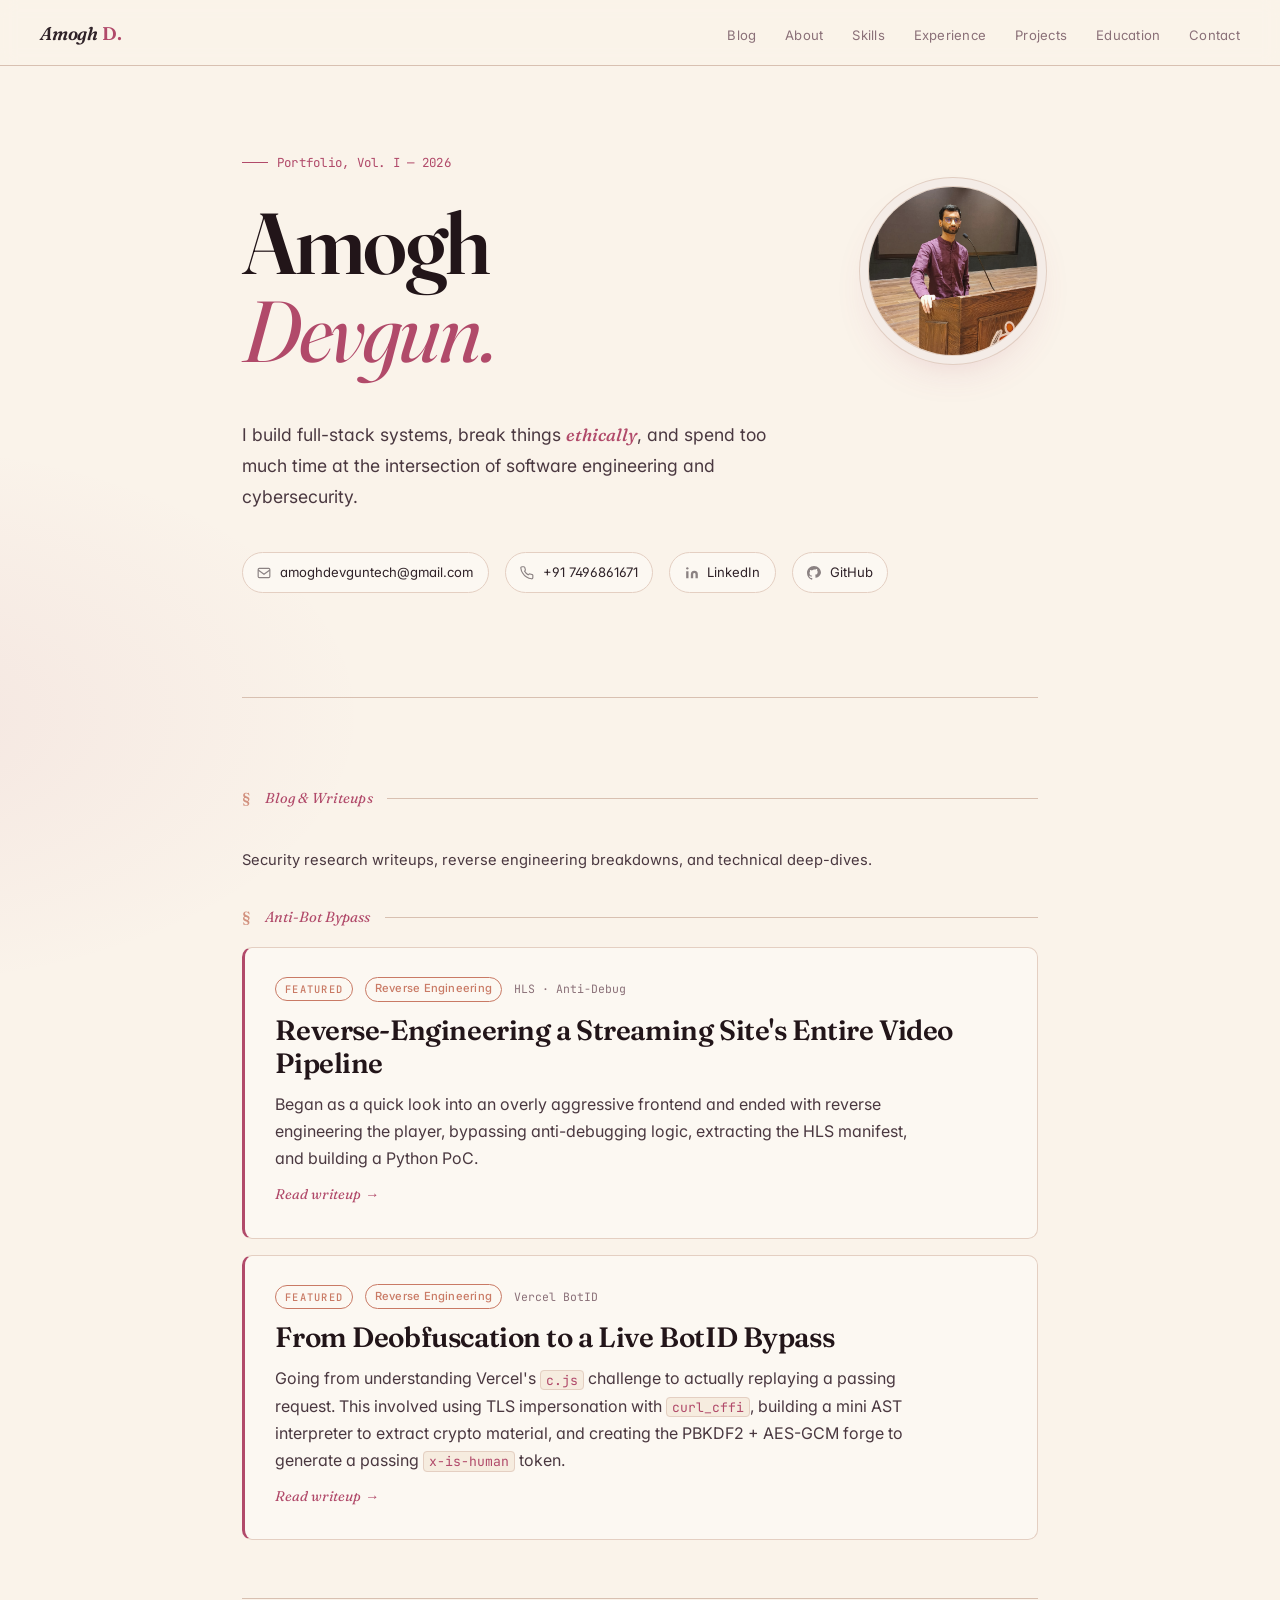
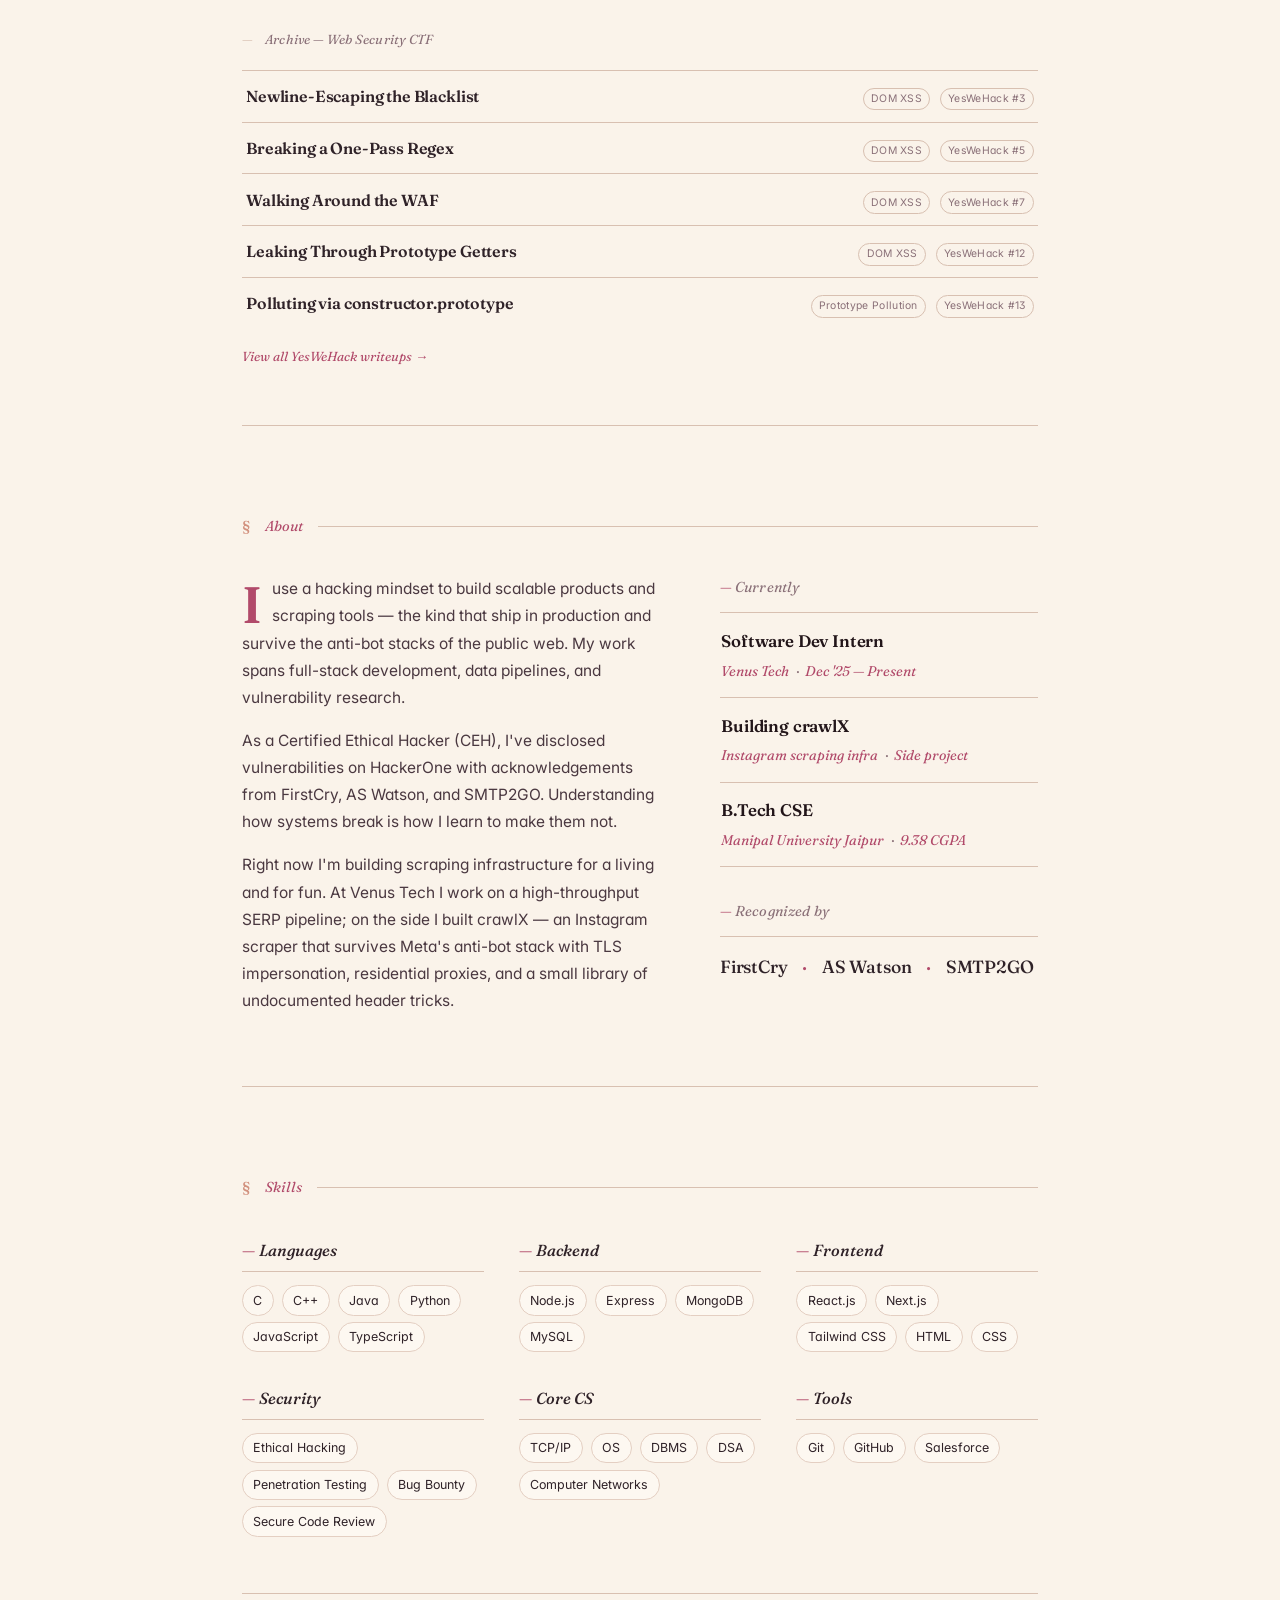
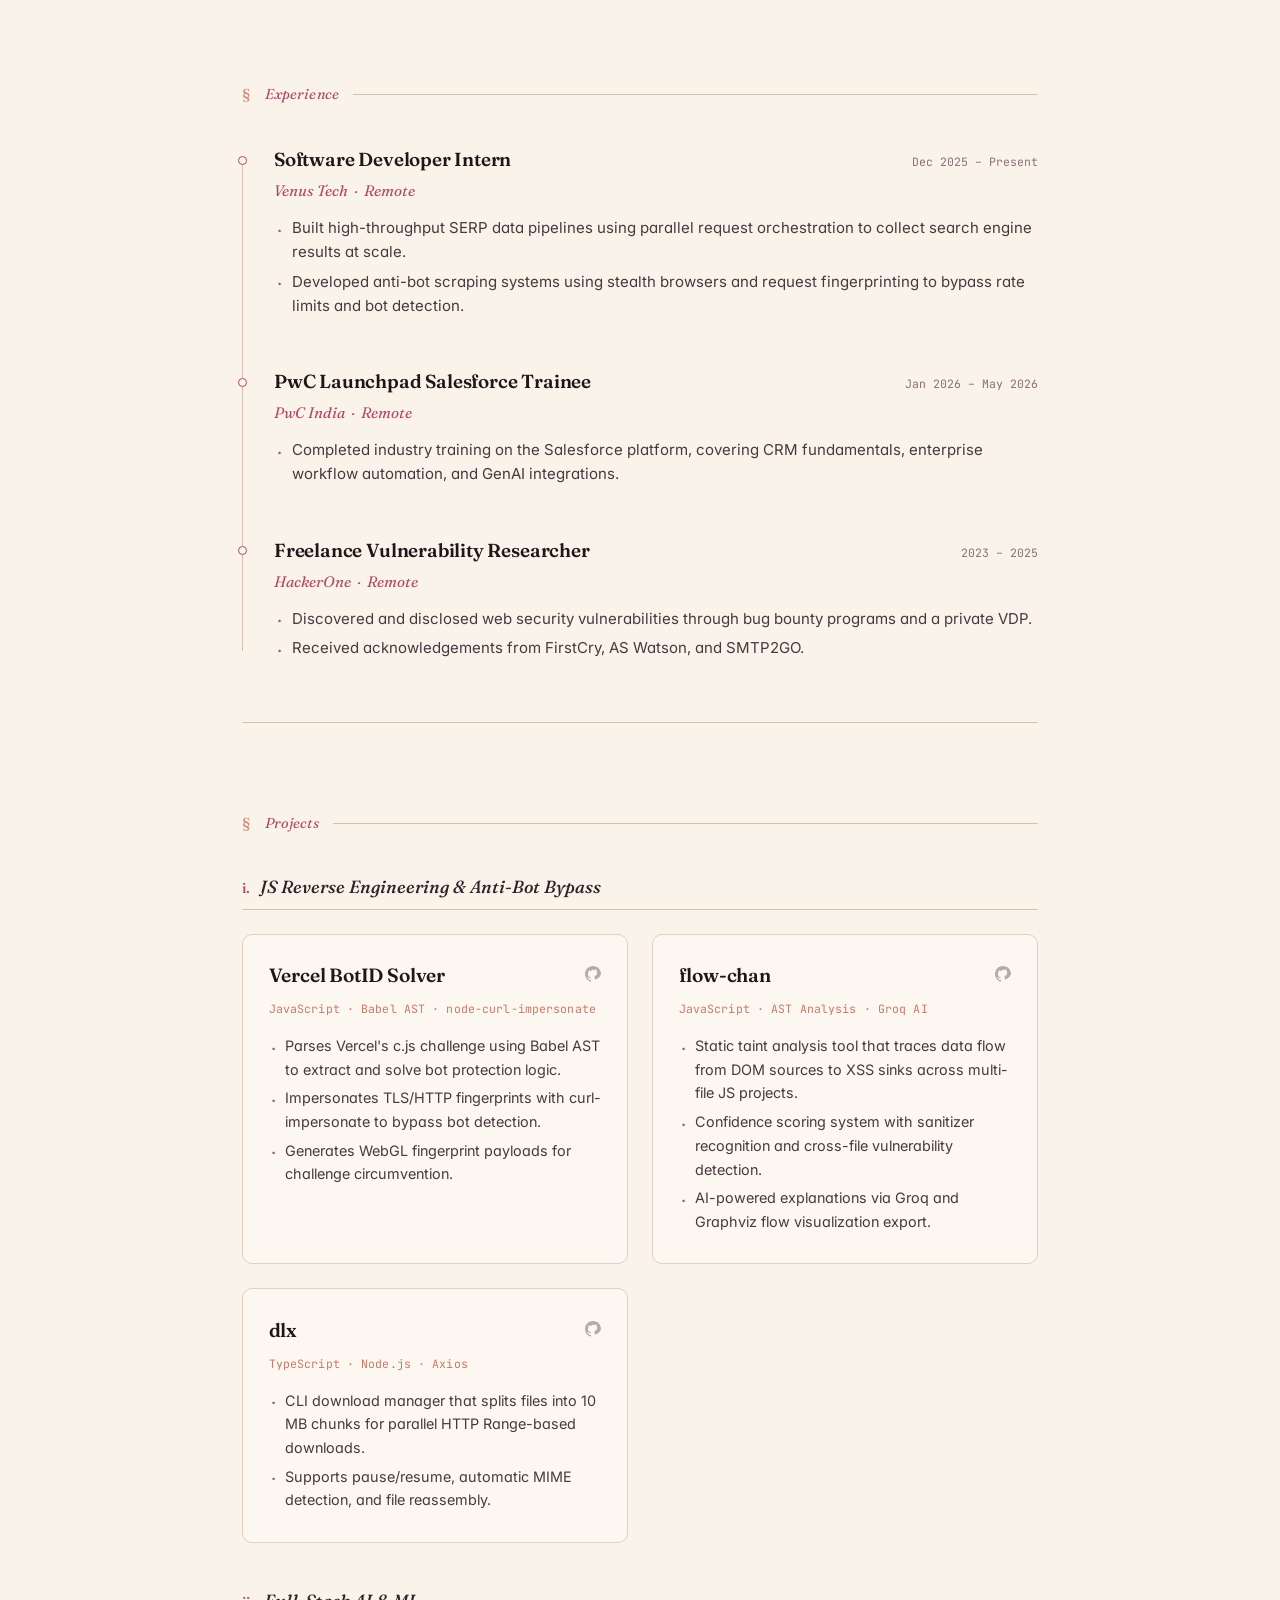
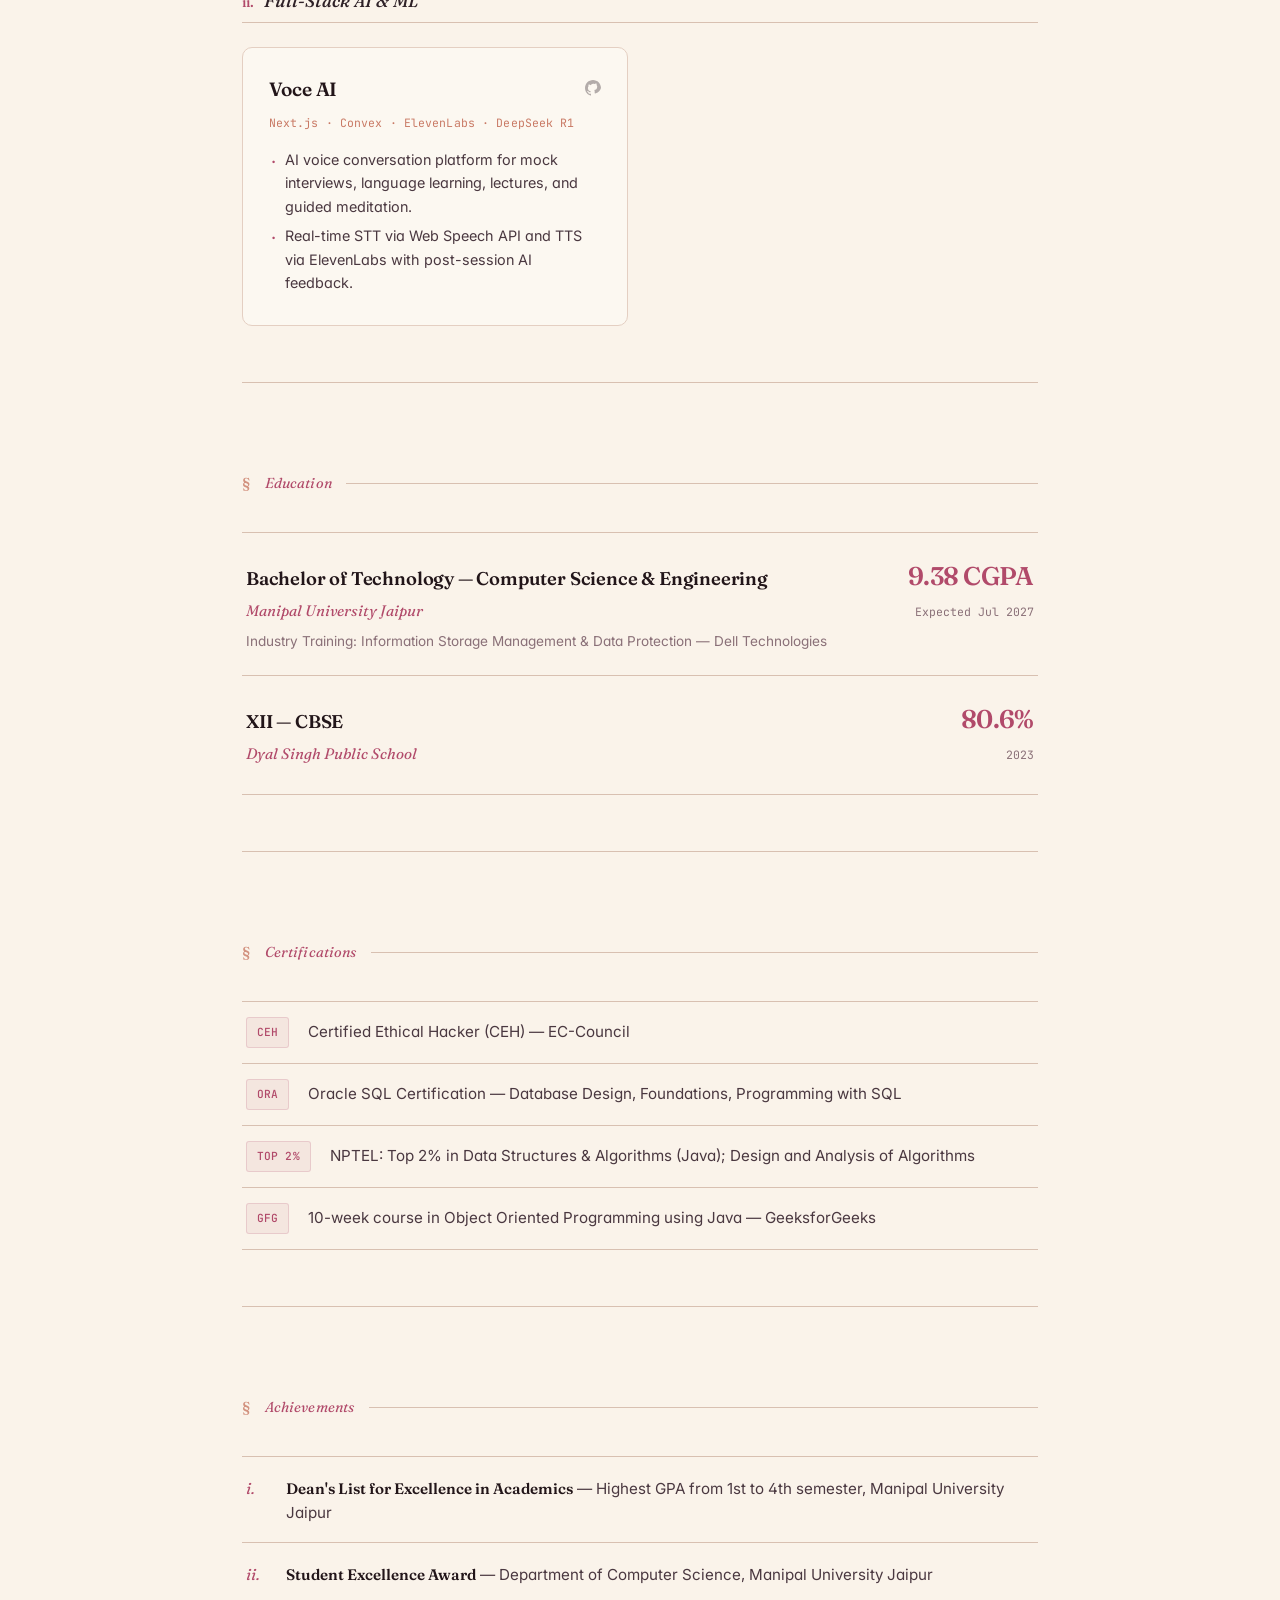
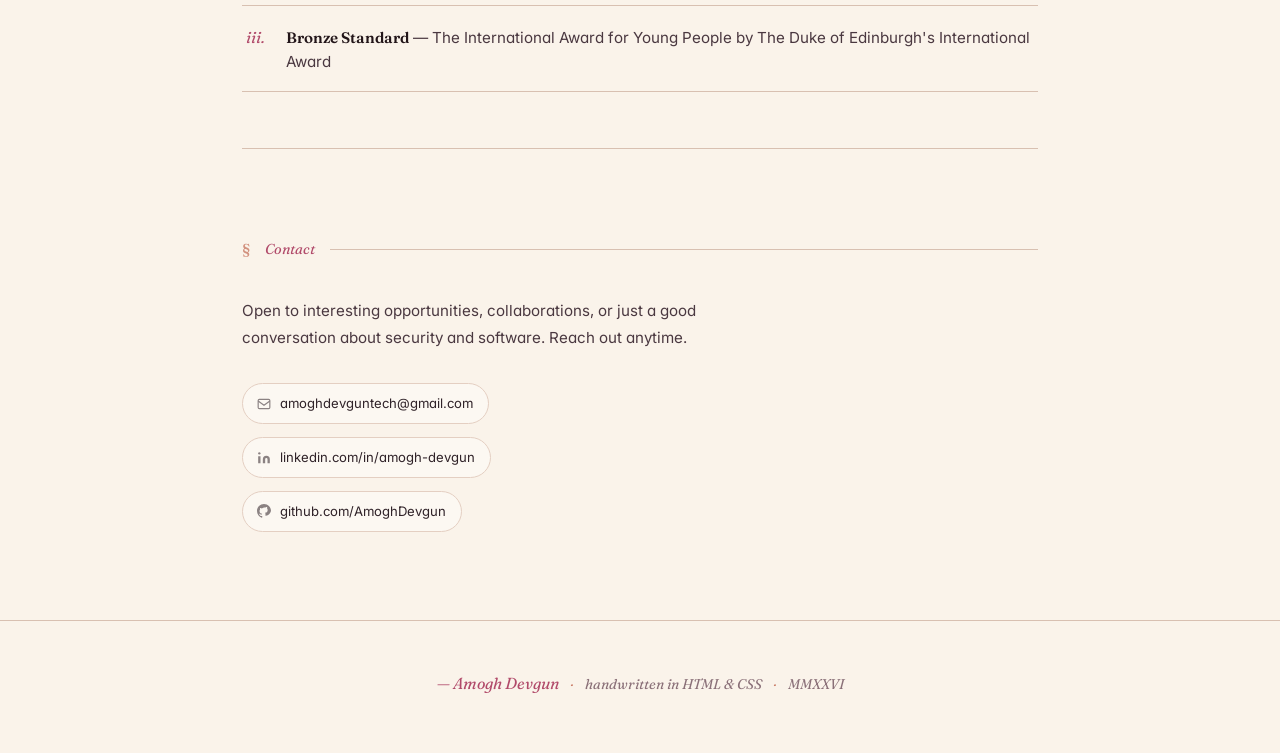
<file: index.html>
<!DOCTYPE html>
<html lang="en">
<head>
  <meta charset="UTF-8" />
  <meta name="viewport" content="width=device-width, initial-scale=1.0" />
  <title>Amogh Devgun</title>
  <link rel="preconnect" href="https://fonts.googleapis.com">
  <link rel="preconnect" href="https://fonts.gstatic.com" crossorigin>
  <link href="https://fonts.googleapis.com/css2?family=Fraunces:ital,opsz,wght@0,9..144,400;0,9..144,600;0,9..144,700;1,9..144,400&family=Inter:wght@400;500;600&family=JetBrains+Mono:wght@400;500&display=swap" rel="stylesheet">
  <style>
    :root {
      --bg:       #faf3ea;
      --bg-2:     #f3e8db;
      --surface:  #f6ecdf;
      --border:   #e4cfc2;
      --rule:     #d8c0b1;
      --accent:   #b14a6a;
      --accent2:  #c97a65;
      --ink:      #2f2228;
      --text:     #4a3840;
      --muted:    #8a7078;
      --heading:  #221519;
      --font-serif: 'Fraunces', 'Iowan Old Style', Georgia, 'Times New Roman', serif;
      --font-mono:  'JetBrains Mono', ui-monospace, 'SF Mono', Menlo, Consolas, monospace;
      --font-sans:  'Inter', system-ui, -apple-system, 'Segoe UI', sans-serif;
    }

    *, *::before, *::after { box-sizing: border-box; margin: 0; padding: 0; }

    html { scroll-behavior: smooth; }

    body {
      background:
        radial-gradient(1200px 600px at 85% -10%, rgba(201, 122, 101, 0.10), transparent 60%),
        radial-gradient(900px 500px at -10% 10%, rgba(177, 74, 106, 0.08), transparent 55%),
        var(--bg);
      color: var(--text);
      font-family: var(--font-sans);
      line-height: 1.75;
      font-size: 15.5px;
      font-feature-settings: "ss01", "cv11";
    }

    ::selection { background: rgba(177, 74, 106, 0.25); color: var(--heading); }

    /* ── NAV ────────────────────────────── */
    nav {
      position: fixed;
      top: 0; left: 0; right: 0;
      z-index: 100;
      display: flex;
      justify-content: space-between;
      align-items: baseline;
      padding: 1.15rem 2.5rem 0.9rem;
      background: rgba(250, 243, 234, 0.82);
      backdrop-filter: blur(8px);
      border-bottom: 1px solid var(--rule);
    }

    .nav-logo {
      font-family: var(--font-serif);
      font-size: 1.15rem;
      font-weight: 600;
      font-style: italic;
      color: var(--ink);
      letter-spacing: -0.01em;
    }

    .nav-logo em {
      font-style: normal;
      color: var(--accent);
    }

    .nav-links {
      display: flex;
      gap: 1.8rem;
      list-style: none;
    }

    .nav-links a {
      color: var(--muted);
      text-decoration: none;
      font-size: 0.82rem;
      letter-spacing: 0.02em;
      transition: color 0.2s;
      position: relative;
    }

    .nav-links a:hover { color: var(--accent); }
    .nav-links a:hover::after {
      content: '';
      position: absolute;
      left: 0; right: 0; bottom: -4px;
      height: 1px;
      background: var(--accent);
    }

    /* ── LAYOUT ─────────────────────────── */
    main {
      max-width: 860px;
      margin: 0 auto;
      padding: 0 2rem;
    }

    section {
      padding: 5.5rem 0 3.5rem;
      border-bottom: 1px solid var(--rule);
    }

    section:last-child { border-bottom: none; }

    .section-label {
      font-family: var(--font-serif);
      font-size: 0.9rem;
      font-style: italic;
      font-weight: 400;
      letter-spacing: 0.01em;
      color: var(--accent);
      margin-bottom: 2.25rem;
      display: flex;
      align-items: baseline;
      gap: 0.9rem;
    }

    .section-label::before {
      content: '§';
      font-style: normal;
      font-weight: 600;
      color: var(--accent2);
      opacity: 0.8;
    }

    .section-label::after {
      content: '';
      flex: 1;
      height: 1px;
      background: var(--rule);
      transform: translateY(-4px);
    }

    /* ── HERO ───────────────────────────── */
    #hero {
      padding-top: 9rem;
      padding-bottom: 4.5rem;
      border-bottom: 1px solid var(--rule);
    }

    .hero-head {
      display: grid;
      grid-template-columns: 1fr auto;
      align-items: center;
      gap: 2.5rem;
      margin-bottom: 1.4rem;
    }

    .hero-portrait {
      width: 170px;
      height: 170px;
      border-radius: 50%;
      object-fit: cover;
      display: block;
      border: 1px solid var(--border);
      box-shadow:
        0 0 0 8px rgba(255, 253, 249, 0.7),
        0 0 0 9px var(--border),
        0 18px 40px -12px rgba(177, 74, 106, 0.25);
      filter: saturate(0.92) contrast(0.98);
      justify-self: end;
    }

    .hero-tag {
      font-family: var(--font-mono);
      font-size: 0.78rem;
      color: var(--accent);
      letter-spacing: 0.02em;
      margin-bottom: 1.6rem;
      display: inline-flex;
      align-items: center;
      gap: 0.55rem;
    }

    .hero-tag::before {
      content: '';
      width: 26px;
      height: 1px;
      background: var(--accent);
    }

    .hero-name {
      font-family: var(--font-serif);
      font-size: clamp(3rem, 7.4vw, 5.4rem);
      font-weight: 600;
      color: var(--heading);
      line-height: 1.02;
      letter-spacing: -0.025em;
      margin-bottom: 1.4rem;
    }

    .hero-name span.last {
      font-style: italic;
      font-weight: 400;
      color: var(--accent);
    }

    .hero-title {
      font-size: 1.1rem;
      color: var(--text);
      max-width: 560px;
      margin-bottom: 2.5rem;
      line-height: 1.75;
    }

    .hero-title em {
      font-family: var(--font-serif);
      font-style: italic;
      color: var(--accent);
      font-weight: 500;
    }

    .hero-contacts {
      display: flex;
      flex-wrap: wrap;
      gap: 1rem;
      margin-bottom: 2rem;
    }

    .contact-pill {
      display: flex;
      align-items: center;
      gap: 0.55rem;
      padding: 0.5rem 0.9rem;
      border: 1px solid var(--border);
      border-radius: 999px;
      background: rgba(255, 253, 249, 0.55);
      font-family: var(--font-sans);
      font-size: 0.82rem;
      color: var(--ink);
      text-decoration: none;
      transition: border-color 0.2s, color 0.2s, background 0.2s, transform 0.2s;
    }

    .contact-pill:hover {
      border-color: var(--accent);
      color: var(--accent);
      background: rgba(255, 253, 249, 0.95);
      transform: translateY(-1px);
    }

    .contact-pill svg { opacity: 0.55; }
    .contact-pill:hover svg { opacity: 1; }

    /* ── ABOUT ──────────────────────────── */
    .about-grid {
      display: grid;
      grid-template-columns: 1.35fr 1fr;
      gap: 3rem;
    }

    .about-text p { color: var(--text); margin-bottom: 1rem; }
    .about-text p:first-child::first-letter {
      font-family: var(--font-serif);
      font-size: 3.2rem;
      font-weight: 600;
      color: var(--accent);
      float: left;
      line-height: 0.95;
      padding: 0.35rem 0.6rem 0 0;
    }

    .sidebar {
      align-self: start;
      display: flex;
      flex-direction: column;
      gap: 2rem;
    }

    .sidebar-title {
      font-family: var(--font-serif);
      font-style: italic;
      font-size: 0.9rem;
      color: var(--muted);
      margin-bottom: 0.75rem;
      letter-spacing: 0.01em;
    }

    .sidebar-title::before {
      content: '— ';
      color: var(--accent);
      font-style: normal;
    }

    .now-list {
      list-style: none;
      border-top: 1px solid var(--rule);
    }

    .now-row {
      padding: 0.85rem 0.1rem;
      border-bottom: 1px solid var(--rule);
      display: flex;
      flex-direction: column;
      gap: 0.15rem;
    }

    .now-role {
      font-family: var(--font-serif);
      font-size: 1.05rem;
      font-weight: 600;
      color: var(--heading);
      letter-spacing: -0.01em;
    }

    .now-meta {
      font-family: var(--font-serif);
      font-style: italic;
      font-size: 0.88rem;
      color: var(--accent);
    }

    .now-meta .sep {
      color: var(--muted);
      font-style: normal;
      margin: 0 0.4rem;
    }

    .wordmarks {
      list-style: none;
      display: flex;
      flex-wrap: wrap;
      align-items: baseline;
      gap: 0.15rem 0.9rem;
      border-top: 1px solid var(--rule);
      padding-top: 0.9rem;
    }

    .wordmarks li {
      font-family: var(--font-serif);
      font-size: 1.1rem;
      font-weight: 500;
      color: var(--ink);
      letter-spacing: -0.005em;
      position: relative;
    }

    .wordmarks li + li::before {
      content: '·';
      color: var(--accent);
      margin-right: 0.9rem;
      font-weight: 600;
    }

    /* ── SKILLS ─────────────────────────── */
    .skills-grid {
      display: grid;
      grid-template-columns: repeat(auto-fill, minmax(230px, 1fr));
      gap: 2rem 2.2rem;
    }

    .skill-group {
      background: transparent;
      border: none;
      padding: 0;
    }

    .skill-group-title {
      font-family: var(--font-serif);
      font-size: 1rem;
      font-style: italic;
      font-weight: 500;
      color: var(--ink);
      margin-bottom: 0.85rem;
      padding-bottom: 0.4rem;
      border-bottom: 1px solid var(--rule);
    }

    .skill-group-title::before {
      content: '— ';
      color: var(--accent);
      font-style: normal;
    }

    .skill-tags {
      display: flex;
      flex-wrap: wrap;
      gap: 0.4rem 0.5rem;
    }

    .skill-tag {
      font-family: var(--font-sans);
      font-size: 0.78rem;
      padding: 0.2rem 0.65rem;
      border: 1px solid var(--border);
      border-radius: 999px;
      color: var(--ink);
      background: rgba(255, 253, 249, 0.45);
      transition: background 0.2s, border-color 0.2s;
    }

    .skill-tag:hover {
      background: rgba(201, 122, 101, 0.12);
      border-color: var(--accent2);
    }

    /* ── EXPERIENCE ─────────────────────── */
    .timeline { position: relative; }

    .timeline::before {
      content: '';
      position: absolute;
      left: 0;
      top: 0.8rem;
      bottom: 0.6rem;
      width: 1px;
      background: var(--rule);
    }

    .timeline-item {
      padding-left: 2rem;
      padding-bottom: 2.6rem;
      position: relative;
    }

    .timeline-item:last-child { padding-bottom: 0; }

    .timeline-dot {
      position: absolute;
      left: -4px;
      top: 0.8rem;
      width: 9px;
      height: 9px;
      border-radius: 50%;
      background: var(--bg);
      border: 1.5px solid var(--accent);
    }

    .timeline-meta {
      display: flex;
      justify-content: space-between;
      align-items: baseline;
      flex-wrap: wrap;
      gap: 0.5rem;
      margin-bottom: 0.15rem;
    }

    .timeline-role {
      font-family: var(--font-serif);
      font-weight: 600;
      color: var(--heading);
      font-size: 1.18rem;
      letter-spacing: -0.01em;
    }

    .timeline-date {
      font-family: var(--font-mono);
      font-size: 0.72rem;
      color: var(--muted);
    }

    .timeline-org {
      font-family: var(--font-serif);
      font-style: italic;
      font-size: 0.95rem;
      color: var(--accent);
      margin-bottom: 0.7rem;
    }

    .timeline-bullets { list-style: none; }

    .timeline-bullets li {
      position: relative;
      padding-left: 1.1rem;
      color: var(--text);
      margin-bottom: 0.35rem;
      font-size: 0.94rem;
      line-height: 1.6;
    }

    .timeline-bullets li::before {
      content: '·';
      position: absolute;
      left: 0.2rem;
      color: var(--accent);
      font-size: 1.2rem;
      line-height: 1;
      top: 0.35rem;
    }

    /* ── PROJECTS ───────────────────────── */
    .project-category {
      grid-column: 1 / -1;
      font-family: var(--font-serif);
      font-size: 1.1rem;
      font-style: italic;
      font-weight: 500;
      color: var(--ink);
      padding-bottom: 0.35rem;
      border-bottom: 1px solid var(--rule);
      margin-top: 1.2rem;
      display: flex;
      align-items: baseline;
      gap: 0.6rem;
    }

    .project-category::before {
      content: counter(proj-cat, lower-roman) '.';
      font-family: var(--font-serif);
      font-style: normal;
      color: var(--accent);
      font-size: 0.9rem;
      counter-increment: proj-cat;
    }

    .projects-grid {
      counter-reset: proj-cat;
      display: grid;
      grid-template-columns: 1fr 1fr;
      gap: 1.5rem;
    }

    .project-category:first-child { margin-top: 0; }

    .project-card {
      background: rgba(255, 253, 249, 0.5);
      border: 1px solid var(--border);
      border-radius: 10px;
      padding: 1.55rem 1.6rem;
      transition: border-color 0.2s, transform 0.2s, background 0.2s;
      text-decoration: none;
      display: block;
    }

    .project-card:hover {
      border-color: var(--accent);
      transform: translateY(-2px);
      background: rgba(255, 253, 249, 0.9);
    }

    .project-header {
      display: flex;
      justify-content: space-between;
      align-items: baseline;
      margin-bottom: 0.4rem;
    }

    .project-name {
      font-family: var(--font-serif);
      font-size: 1.2rem;
      font-weight: 600;
      color: var(--heading);
      letter-spacing: -0.01em;
    }

    .project-gh-icon {
      opacity: 0.35;
      flex-shrink: 0;
      transition: opacity 0.2s, color 0.2s;
      color: var(--ink);
    }

    .project-card:hover .project-gh-icon { opacity: 1; color: var(--accent); }

    .project-stack {
      font-family: var(--font-mono);
      font-size: 0.72rem;
      color: var(--accent2);
      letter-spacing: 0.01em;
      margin-bottom: 0.9rem;
    }

    .project-desc {
      font-size: 0.9rem;
      color: var(--text);
      line-height: 1.65;
    }

    .project-desc li {
      list-style: none;
      position: relative;
      padding-left: 1rem;
      margin-bottom: 0.3rem;
    }

    .project-desc li::before {
      content: '·';
      position: absolute;
      left: 0.15rem;
      color: var(--accent);
      font-size: 1.2rem;
      line-height: 1;
      top: 0.35rem;
    }

    /* ── BLOG ───────────────────────────── */
    .blog-grid {
      display: grid;
      grid-template-columns: 1fr;
      gap: 0;
    }

    .blog-category {
      font-family: var(--font-serif);
      font-size: 0.92rem;
      font-style: italic;
      color: var(--accent);
      margin: 2.4rem 0 0.6rem;
      display: flex;
      align-items: baseline;
      gap: 0.9rem;
    }

    .blog-category:first-child { margin-top: 0; }

    .blog-category::before {
      content: '§';
      font-style: normal;
      font-weight: 600;
      color: var(--accent2);
      opacity: 0.8;
    }

    .blog-category::after {
      content: '';
      flex: 1;
      height: 1px;
      background: var(--rule);
      transform: translateY(-4px);
    }

    .blog-card {
      background: transparent;
      border: none;
      border-top: 1px solid var(--rule);
      border-radius: 0;
      padding: 1.5rem 0.25rem 1.6rem;
      text-decoration: none;
      display: block;
      transition: padding 0.2s;
    }

    .blog-card:last-child { border-bottom: 1px solid var(--rule); }

    /* Category labels reset the "last-child" trick — explicit class instead */
    .blog-card.blog-last { border-bottom: 1px solid var(--rule); }

    /* First card after a category label gets a top divider naturally;
       suppress when it's the first card of the grid (handled by featured below) */
    .blog-category + .blog-card { border-top: 1px solid var(--rule); }

    .blog-card:hover {
      padding-left: 0.75rem;
    }

    .blog-card:hover .blog-title { color: var(--accent); }

    /* Featured card — pulled out as a bordered box */
    .blog-card.featured {
      background: rgba(255, 253, 249, 0.55);
      border: 1px solid var(--border);
      border-left: 3px solid var(--accent);
      border-radius: 10px;
      padding: 1.8rem 1.9rem 1.9rem;
      margin: 0.4rem 0 0.6rem;
      transition: border-color 0.2s, background 0.2s, transform 0.2s;
    }

    .blog-category + .blog-card.featured { border-top: 1px solid var(--border); }

    .blog-card.featured:hover {
      padding-left: 1.9rem;
      border-color: var(--accent);
      background: rgba(255, 253, 249, 0.95);
      transform: translateY(-2px);
    }

    .blog-card.featured .blog-title {
      font-size: 1.75rem;
      line-height: 1.18;
      margin-top: 0.15rem;
      margin-bottom: 0.7rem;
    }

    .blog-card.featured .blog-excerpt {
      font-size: 1rem;
      line-height: 1.7;
      max-width: 640px;
    }

    .blog-card.featured .blog-meta { margin-bottom: 0.75rem; }

    .featured-pin {
      font-family: var(--font-mono);
      font-size: 0.65rem;
      letter-spacing: 0.12em;
      text-transform: uppercase;
      color: var(--accent2);
      border: 1px solid var(--accent2);
      padding: 0.12rem 0.55rem;
      border-radius: 999px;
      font-weight: 500;
    }

    .blog-meta {
      display: flex;
      align-items: center;
      gap: 0.75rem;
      margin-bottom: 0.5rem;
    }

    .blog-tag {
      font-family: var(--font-sans);
      font-size: 0.7rem;
      letter-spacing: 0.02em;
      color: var(--accent);
      background: transparent;
      border: 1px solid var(--accent);
      padding: 0.1rem 0.55rem;
      border-radius: 999px;
      font-weight: 500;
    }

    .blog-tag.rev { color: var(--accent2); border-color: var(--accent2); }

    .blog-date {
      font-family: var(--font-mono);
      font-size: 0.72rem;
      color: var(--muted);
    }

    .blog-title {
      font-family: var(--font-serif);
      font-size: 1.35rem;
      font-weight: 600;
      color: var(--heading);
      margin-bottom: 0.4rem;
      letter-spacing: -0.015em;
      line-height: 1.25;
      transition: color 0.2s;
    }

    .blog-excerpt {
      font-size: 0.92rem;
      color: var(--text);
      line-height: 1.7;
      max-width: 640px;
    }

    .blog-excerpt code {
      font-family: var(--font-mono);
      font-size: 0.82em;
      background: var(--surface);
      border: 1px solid var(--border);
      color: var(--accent);
      padding: 0.05em 0.35em;
      border-radius: 4px;
      white-space: nowrap;
    }

    .blog-read-more {
      font-family: var(--font-serif);
      font-style: italic;
      font-size: 0.88rem;
      color: var(--accent);
      margin-top: 0.6rem;
      display: inline-block;
    }

    /* ── EDUCATION ──────────────────────── */
    .education-list { display: flex; flex-direction: column; }

    .edu-card {
      background: transparent;
      border: none;
      border-top: 1px solid var(--rule);
      border-radius: 0;
      padding: 1.3rem 0.25rem;
      display: flex;
      justify-content: space-between;
      align-items: baseline;
      gap: 1rem;
      flex-wrap: wrap;
    }

    .edu-card:last-child { border-bottom: 1px solid var(--rule); }

    .edu-degree {
      font-family: var(--font-serif);
      font-weight: 600;
      color: var(--heading);
      font-size: 1.15rem;
      letter-spacing: -0.01em;
      margin-bottom: 0.2rem;
    }

    .edu-school {
      font-family: var(--font-serif);
      font-style: italic;
      font-size: 0.95rem;
      color: var(--accent);
      margin-bottom: 0.35rem;
    }

    .edu-detail {
      font-size: 0.85rem;
      color: var(--muted);
    }

    .edu-right { text-align: right; }

    .edu-grade {
      font-family: var(--font-serif);
      font-size: 1.6rem;
      font-weight: 600;
      color: var(--accent);
      letter-spacing: -0.02em;
    }

    .edu-year {
      font-family: var(--font-mono);
      font-size: 0.72rem;
      color: var(--muted);
      margin-top: 0.2rem;
    }

    /* ── CERTIFICATIONS ─────────────────── */
    .certs-list { list-style: none; display: flex; flex-direction: column; }

    .cert-item {
      background: transparent;
      border: none;
      border-top: 1px solid var(--rule);
      border-radius: 0;
      padding: 0.95rem 0.25rem;
      display: flex;
      align-items: center;
      gap: 1.2rem;
    }

    .certs-list .cert-item:last-child { border-bottom: 1px solid var(--rule); }

    .cert-icon {
      font-family: var(--font-mono);
      font-size: 0.7rem;
      font-weight: 500;
      color: var(--accent);
      background: rgba(177, 74, 106, 0.08);
      border: 1px solid rgba(177, 74, 106, 0.18);
      padding: 0.28rem 0.6rem;
      border-radius: 3px;
      white-space: nowrap;
      letter-spacing: 0.02em;
    }

    .cert-text { font-size: 0.95rem; color: var(--text); }

    /* ── ACHIEVEMENTS ───────────────────── */
    .achievements-list { list-style: none; display: flex; flex-direction: column; }

    .achievement-item {
      display: flex;
      align-items: baseline;
      gap: 1rem;
      padding: 1.05rem 0.25rem;
      background: transparent;
      border: none;
      border-top: 1px solid var(--rule);
      border-radius: 0;
    }

    .achievements-list .achievement-item:last-child { border-bottom: 1px solid var(--rule); }

    .achievement-icon {
      font-family: var(--font-serif);
      font-size: 1rem;
      font-style: italic;
      color: var(--accent);
      flex-shrink: 0;
      min-width: 1.5rem;
    }

    .achievement-text {
      font-size: 0.95rem;
      color: var(--text);
      line-height: 1.6;
    }

    .achievement-text strong {
      font-family: var(--font-serif);
      font-weight: 600;
      color: var(--heading);
    }

    /* ── FOOTER ─────────────────────────── */
    footer {
      text-align: center;
      padding: 3rem 2rem 3.5rem;
      font-family: var(--font-serif);
      font-style: italic;
      font-size: 0.88rem;
      color: var(--muted);
      border-top: 1px solid var(--rule);
      margin-top: 2rem;
    }

    footer .sig {
      font-family: var(--font-serif);
      font-style: italic;
      color: var(--accent);
      font-size: 1rem;
    }

    footer .dot {
      display: inline-block;
      color: var(--accent2);
      margin: 0 0.5rem;
    }

    /* ── ARCHIVE ───────────────────────── */
    .blog-archive {
      margin-top: 3rem;
      border-top: 1px solid var(--rule);
      padding-top: 1.8rem;
    }

    .archive-label {
      font-family: var(--font-serif);
      font-size: 0.82rem;
      font-style: italic;
      color: var(--muted);
      letter-spacing: 0.01em;
      display: flex;
      align-items: baseline;
      gap: 0.75rem;
      margin-bottom: 1.2rem;
    }

    .archive-label::before {
      content: '—';
      color: var(--rule);
      font-style: normal;
    }

    .archive-row {
      display: flex;
      align-items: baseline;
      justify-content: space-between;
      gap: 1rem;
      padding: 0.7rem 0.25rem;
      border-top: 1px solid var(--rule);
      text-decoration: none;
      transition: padding 0.2s;
    }

    .archive-row:last-child { border-bottom: 1px solid var(--rule); }
    .archive-row:hover { padding-left: 0.6rem; }
    .archive-row:hover .archive-row-title { color: var(--accent); }

    .archive-row-title {
      font-family: var(--font-serif);
      font-size: 1rem;
      font-weight: 600;
      color: var(--ink);
      letter-spacing: -0.01em;
      transition: color 0.2s;
    }

    .archive-row-meta {
      display: flex;
      align-items: center;
      gap: 0.6rem;
      flex-shrink: 0;
    }

    .archive-row-tag {
      font-family: var(--font-sans);
      font-size: 0.65rem;
      letter-spacing: 0.03em;
      color: var(--muted);
      border: 1px solid var(--rule);
      padding: 0.08rem 0.45rem;
      border-radius: 999px;
    }

    .archive-view-all {
      margin-top: 1rem;
      font-family: var(--font-serif);
      font-style: italic;
      font-size: 0.82rem;
      color: var(--accent);
      text-decoration: none;
      display: inline-block;
      transition: opacity 0.2s;
    }
    .archive-view-all:hover { opacity: 0.7; }

    /* ── RESPONSIVE ───────────────────── */
    @media (max-width: 640px) {
      nav { padding: 1rem 1.2rem; }
      .nav-links { gap: 1.2rem; }
      main { padding: 0 1.2rem; }
      .about-grid { grid-template-columns: 1fr; }
      .projects-grid { grid-template-columns: 1fr; }
      .hero-head { grid-template-columns: 1fr; gap: 1.4rem; }
      .hero-portrait { width: 110px; height: 110px; justify-self: start; order: -1; }
      .hero-name { font-size: 2.4rem; }
      .nav-links { gap: 0.8rem; }
      .nav-links a { font-size: 0.72rem; }
    }

    /* ── FADE-IN ANIMATION ──────────────── */
    .fade-in {
      opacity: 0;
      transform: translateY(16px);
      transition: opacity 0.5s ease, transform 0.5s ease;
    }

    .fade-in.visible {
      opacity: 1;
      transform: none;
    }
  </style>
</head>
<body>

  <!-- NAV -->
  <nav>
    <div class="nav-logo">Amogh <em>D.</em></div>
    <ul class="nav-links">
      <li><a href="#blog">Blog</a></li>
      <li><a href="#about">About</a></li>
      <li><a href="#skills">Skills</a></li>
      <li><a href="#experience">Experience</a></li>
      <li><a href="#projects">Projects</a></li>
      <li><a href="#education">Education</a></li>
      <li><a href="#contact">Contact</a></li>
    </ul>
  </nav>

  <main>

    <!-- HERO -->
    <section id="hero">
      <div class="hero-head">
        <div>
          <div class="hero-tag">Portfolio, Vol. I — 2026</div>
          <h1 class="hero-name">Amogh<br><span class="last">Devgun.</span></h1>
        </div>
        <img class="hero-portrait" src="me%20pfp.jpg" alt="Portrait of Amogh Devgun" />
      </div>
      <p class="hero-title">
        I build full-stack systems, break things <em>ethically</em>, and spend
        too much time at the intersection of software engineering and
        cybersecurity.
      </p>
      <div class="hero-contacts">
        <a class="contact-pill" href="mailto:amoghdevguntech@gmail.com">
          <svg width="14" height="14" fill="none" stroke="currentColor" stroke-width="2" viewBox="0 0 24 24"><rect x="2" y="4" width="20" height="16" rx="2"/><path d="m2 7 10 7 10-7"/></svg>
          amoghdevguntech@gmail.com
        </a>
        <a class="contact-pill" href="tel:+917496861671">
          <svg width="14" height="14" fill="none" stroke="currentColor" stroke-width="2" viewBox="0 0 24 24"><path d="M22 16.92v3a2 2 0 0 1-2.18 2 19.79 19.79 0 0 1-8.63-3.07A19.5 19.5 0 0 1 4.49 12a19.79 19.79 0 0 1-3.07-8.67A2 2 0 0 1 3.4 1.27h3a2 2 0 0 1 2 1.72c.127.96.361 1.903.7 2.81a2 2 0 0 1-.45 2.11L7.91 9a16 16 0 0 0 6 6l1.27-.84a2 2 0 0 1 2.11-.45c.907.339 1.85.573 2.81.7A2 2 0 0 1 22 16.92z"/></svg>
          +91 7496861671
        </a>
        <a class="contact-pill" href="https://www.linkedin.com/in/amogh-devgun" target="_blank" rel="noopener">
          <svg width="14" height="14" fill="currentColor" viewBox="0 0 24 24"><path d="M16 8a6 6 0 0 1 6 6v7h-4v-7a2 2 0 0 0-2-2 2 2 0 0 0-2 2v7h-4v-7a6 6 0 0 1 6-6z"/><rect x="2" y="9" width="4" height="12"/><circle cx="4" cy="4" r="2"/></svg>
          LinkedIn
        </a>
        <a class="contact-pill" href="https://github.com/AmoghDevgun" target="_blank" rel="noopener">
          <svg width="14" height="14" fill="currentColor" viewBox="0 0 24 24"><path d="M12 0C5.37 0 0 5.37 0 12c0 5.31 3.435 9.795 8.205 11.385.6.105.825-.255.825-.57 0-.285-.015-1.23-.015-2.235-3.015.555-3.795-.735-4.035-1.41-.135-.345-.72-1.41-1.23-1.695-.42-.225-1.02-.78-.015-.795 0 0 .945-.015 1.575.675.84 1.455 2.34 1.14 2.865.855.09-.645.345-1.14.615-1.395-2.16-.255-4.42-1.08-4.42-4.785 0-1.065.39-1.935 1.005-2.61-.1-.255-.44-1.24.1-2.565 0 0 .825-.27 2.7 1.005A9.3 9.3 0 0 1 12 5.805c.84.015 1.695.105 2.49.3 1.875-1.29 2.7-1.005 2.7-1.005.54 1.325.2 2.31.1 2.565.63.675 1.005 1.53 1.005 2.61 0 3.72-2.27 4.53-4.44 4.77.36.315.66.915.66 1.86 0 1.35-.015 2.43-.015 2.76 0 .315.225.69.825.57A12.02 12.02 0 0 0 24 12c0-6.63-5.37-12-12-12z"/></svg>
          GitHub
        </a>
      </div>
    </section>
    <section id="blog">
      <div class="section-label">Blog &amp; Writeups</div>
      <p style="color: var(--text); margin-bottom: 2rem; font-size: 0.92rem;">Security research writeups, reverse engineering breakdowns, and technical deep-dives.</p>
      <div class="blog-grid fade-in">

        <div class="blog-category">Anti-Bot Bypass</div>


        <a class="blog-card featured" href="./writeups/streaming-site-re.html">
          <div class="blog-meta">
            <span class="featured-pin">Featured</span>
            <span class="blog-tag rev">Reverse Engineering</span>
            <span class="blog-date">HLS &middot; Anti-Debug</span>
          </div>
          <div class="blog-title">Reverse-Engineering a Streaming Site's Entire Video Pipeline</div>
          <p class="blog-excerpt">
            Began as a quick look into an overly aggressive frontend and ended with reverse engineering the player, bypassing anti-debugging logic, extracting the HLS manifest, and building a Python PoC.
          </p>
          <span class="blog-read-more">Read writeup &#8594;</span>
        </a>

        <a class="blog-card featured" href="./writeups/vercel-botid-bypass.html">
          <div class="blog-meta">
            <span class="featured-pin">Featured</span>
            <span class="blog-tag rev">Reverse Engineering</span>
            <span class="blog-date">Vercel BotID</span>
          </div>
          <div class="blog-title">From Deobfuscation to a Live BotID Bypass</div>
          <p class="blog-excerpt">
            Going from understanding Vercel's <code>c.js</code> challenge to actually replaying a passing request. This involved using TLS impersonation with <code>curl_cffi</code>, building a mini AST interpreter to extract crypto material, and creating the PBKDF2 + AES-GCM forge to generate a passing <code>x-is-human</code> token.
          </p>
          <span class="blog-read-more">Read writeup &#8594;</span>
        </a>


      </div>

      <!-- Archive -->
      <div class="blog-archive">
        <div class="archive-label">Archive &mdash; Web Security CTF</div>

        <a class="archive-row" href="./writeups/yeswehack/chall3.html">
          <div class="archive-row-title">Newline-Escaping the Blacklist</div>
          <div class="archive-row-meta">
            <span class="archive-row-tag">DOM XSS</span>
            <span class="archive-row-tag">YesWeHack #3</span>
          </div>
        </a>

        <a class="archive-row" href="./writeups/yeswehack/chall5.html">
          <div class="archive-row-title">Breaking a One-Pass Regex</div>
          <div class="archive-row-meta">
            <span class="archive-row-tag">DOM XSS</span>
            <span class="archive-row-tag">YesWeHack #5</span>
          </div>
        </a>

        <a class="archive-row" href="./writeups/yeswehack/chall7.html">
          <div class="archive-row-title">Walking Around the WAF</div>
          <div class="archive-row-meta">
            <span class="archive-row-tag">DOM XSS</span>
            <span class="archive-row-tag">YesWeHack #7</span>
          </div>
        </a>

        <a class="archive-row" href="./writeups/yeswehack/chall12.html">
          <div class="archive-row-title">Leaking Through Prototype Getters</div>
          <div class="archive-row-meta">
            <span class="archive-row-tag">DOM XSS</span>
            <span class="archive-row-tag">YesWeHack #12</span>
          </div>
        </a>

        <a class="archive-row" href="./writeups/yeswehack/chall13.html">
          <div class="archive-row-title">Polluting via constructor.prototype</div>
          <div class="archive-row-meta">
            <span class="archive-row-tag">Prototype Pollution</span>
            <span class="archive-row-tag">YesWeHack #13</span>
          </div>
        </a>

        <a class="archive-view-all" href="./writeups/yeswehack/index.html">View all YesWeHack writeups &#8594;</a>
      </div>

    </section>

    <!-- ABOUT -->
    <section id="about">
      <div class="section-label">About</div>
      <div class="about-grid fade-in">
        <div class="about-text">
          <p>
            I use a hacking mindset to build scalable products and scraping tools — the kind
            that ship in production and survive the anti-bot stacks of the public web. My work
            spans full-stack development, data pipelines, and vulnerability research.
          </p>
          <p>
            As a Certified Ethical Hacker (CEH), I've disclosed vulnerabilities on HackerOne
            with acknowledgements from FirstCry, AS Watson, and SMTP2GO. Understanding how
            systems break is how I learn to make them not.
          </p>
          <p>
            Right now I'm building scraping infrastructure for a living and for fun. At Venus
            Tech I work on a high-throughput SERP pipeline; on the side I built crawlX — an
            Instagram scraper that survives Meta's anti-bot stack with TLS impersonation,
            residential proxies, and a small library of undocumented header tricks.
          </p>
        </div>
        <div class="sidebar">
          <div>
            <div class="sidebar-title">Currently</div>
            <ul class="now-list">
              <li class="now-row">
                <span class="now-role">Software Dev Intern</span>
                <span class="now-meta">Venus Tech<span class="sep">·</span>Dec '25 — Present</span>
              </li>
              <li class="now-row">
                <span class="now-role">Building crawlX</span>
                <span class="now-meta">Instagram scraping infra<span class="sep">·</span>Side project</span>
              </li>
              <li class="now-row">
                <span class="now-role">B.Tech CSE</span>
                <span class="now-meta">Manipal University Jaipur<span class="sep">·</span>9.38 CGPA</span>
              </li>
            </ul>
          </div>

          <div>
            <div class="sidebar-title">Recognized by</div>
            <ul class="wordmarks">
              <li>FirstCry</li>
              <li>AS Watson</li>
              <li>SMTP2GO</li>
            </ul>
          </div>
        </div>
      </div>
    </section>


    <!-- SKILLS -->
    <section id="skills">
      <div class="section-label">Skills</div>
      <div class="skills-grid fade-in">
        <div class="skill-group">
          <div class="skill-group-title">Languages</div>
          <div class="skill-tags">
            <span class="skill-tag">C</span>
            <span class="skill-tag">C++</span>
            <span class="skill-tag">Java</span>
            <span class="skill-tag">Python</span>
            <span class="skill-tag">JavaScript</span>
            <span class="skill-tag">TypeScript</span>
          </div>
        </div>
        <div class="skill-group">
          <div class="skill-group-title">Backend</div>
          <div class="skill-tags">
            <span class="skill-tag">Node.js</span>
            <span class="skill-tag">Express</span>
            <span class="skill-tag">MongoDB</span>
            <span class="skill-tag">MySQL</span>
          </div>
        </div>
        <div class="skill-group">
          <div class="skill-group-title">Frontend</div>
          <div class="skill-tags">
            <span class="skill-tag">React.js</span>
            <span class="skill-tag">Next.js</span>
            <span class="skill-tag">Tailwind CSS</span>
            <span class="skill-tag">HTML</span>
            <span class="skill-tag">CSS</span>
          </div>
        </div>
        <div class="skill-group">
          <div class="skill-group-title">Security</div>
          <div class="skill-tags">
            <span class="skill-tag">Ethical Hacking</span>
            <span class="skill-tag">Penetration Testing</span>
            <span class="skill-tag">Bug Bounty</span>
            <span class="skill-tag">Secure Code Review</span>
          </div>
        </div>
        <div class="skill-group">
          <div class="skill-group-title">Core CS</div>
          <div class="skill-tags">
            <span class="skill-tag">TCP/IP</span>
            <span class="skill-tag">OS</span>
            <span class="skill-tag">DBMS</span>
            <span class="skill-tag">DSA</span>
            <span class="skill-tag">Computer Networks</span>
          </div>
        </div>
        <div class="skill-group">
          <div class="skill-group-title">Tools</div>
          <div class="skill-tags">
            <span class="skill-tag">Git</span>
            <span class="skill-tag">GitHub</span>
            <span class="skill-tag">Salesforce</span>
          </div>
        </div>
      </div>
    </section>

    <!-- EXPERIENCE -->
    <section id="experience">
      <div class="section-label">Experience</div>
      <div class="timeline fade-in">

        <div class="timeline-item">
          <div class="timeline-dot"></div>
          <div class="timeline-meta">
            <span class="timeline-role">Software Developer Intern</span>
            <span class="timeline-date">Dec 2025 &ndash; Present</span>
          </div>
          <div class="timeline-org">Venus Tech &nbsp;&middot;&nbsp; Remote</div>
          <ul class="timeline-bullets">
            <li>Built high-throughput SERP data pipelines using parallel request orchestration to collect search engine results at scale.</li>
            <li>Developed anti-bot scraping systems using stealth browsers and request fingerprinting to bypass rate limits and bot detection.</li>
          </ul>
        </div>

        <div class="timeline-item">
          <div class="timeline-dot"></div>
          <div class="timeline-meta">
            <span class="timeline-role">PwC Launchpad Salesforce Trainee</span>
            <span class="timeline-date">Jan 2026 &ndash; May 2026</span>
          </div>
          <div class="timeline-org">PwC India &nbsp;&middot;&nbsp; Remote</div>
          <ul class="timeline-bullets">
            <li>Completed industry training on the Salesforce platform, covering CRM fundamentals, enterprise workflow automation, and GenAI integrations.</li>
          </ul>
        </div>

        <div class="timeline-item">
          <div class="timeline-dot"></div>
          <div class="timeline-meta">
            <span class="timeline-role">Freelance Vulnerability Researcher</span>
            <span class="timeline-date">2023 &ndash; 2025</span>
          </div>
          <div class="timeline-org">HackerOne &nbsp;&middot;&nbsp; Remote</div>
          <ul class="timeline-bullets">
            <li>Discovered and disclosed web security vulnerabilities through bug bounty programs and a private VDP.</li>
            <li>Received acknowledgements from FirstCry, AS Watson, and SMTP2GO.</li>
          </ul>
        </div>

      </div>
    </section>

    <!-- PROJECTS -->
    <section id="projects">
      <div class="section-label">Projects</div>
      <div class="projects-grid fade-in">

        <div class="project-category">JS Reverse Engineering & Anti-Bot Bypass</div>

        <a class="project-card" href="https://github.com/AmoghDevgun/vercel-botid" target="_blank" rel="noopener">
          <div class="project-header">
            <div class="project-name">Vercel BotID Solver</div>
            <svg class="project-gh-icon" width="16" height="16" fill="currentColor" viewBox="0 0 24 24"><path d="M12 0C5.37 0 0 5.37 0 12c0 5.31 3.435 9.795 8.205 11.385.6.105.825-.255.825-.57 0-.285-.015-1.23-.015-2.235-3.015.555-3.795-.735-4.035-1.41-.135-.345-.72-1.41-1.23-1.695-.42-.225-1.02-.78-.015-.795 0 0 .945-.015 1.575.675.84 1.455 2.34 1.14 2.865.855.09-.645.345-1.14.615-1.395-2.16-.255-4.42-1.08-4.42-4.785 0-1.065.39-1.935 1.005-2.61-.1-.255-.44-1.24.1-2.565 0 0 .825-.27 2.7 1.005A9.3 9.3 0 0 1 12 5.805c.84.015 1.695.105 2.49.3 1.875-1.29 2.7-1.005 2.7-1.005.54 1.325.2 2.31.1 2.565.63.675 1.005 1.53 1.005 2.61 0 3.72-2.27 4.53-4.44 4.77.36.315.66.915.66 1.86 0 1.35-.015 2.43-.015 2.76 0 .315.225.69.825.57A12.02 12.02 0 0 0 24 12c0-6.63-5.37-12-12-12z"/></svg>
          </div>
          <div class="project-stack">JavaScript &middot; Babel AST &middot; node-curl-impersonate</div>
          <ul class="project-desc">
            <li>Parses Vercel's c.js challenge using Babel AST to extract and solve bot protection logic.</li>
            <li>Impersonates TLS/HTTP fingerprints with curl-impersonate to bypass bot detection.</li>
            <li>Generates WebGL fingerprint payloads for challenge circumvention.</li>
          </ul>
        </a>

        <a class="project-card" href="https://github.com/AmoghDevgun/flow-chan" target="_blank" rel="noopener">
          <div class="project-header">
            <div class="project-name">flow-chan</div>
            <svg class="project-gh-icon" width="16" height="16" fill="currentColor" viewBox="0 0 24 24"><path d="M12 0C5.37 0 0 5.37 0 12c0 5.31 3.435 9.795 8.205 11.385.6.105.825-.255.825-.57 0-.285-.015-1.23-.015-2.235-3.015.555-3.795-.735-4.035-1.41-.135-.345-.72-1.41-1.23-1.695-.42-.225-1.02-.78-.015-.795 0 0 .945-.015 1.575.675.84 1.455 2.34 1.14 2.865.855.09-.645.345-1.14.615-1.395-2.16-.255-4.42-1.08-4.42-4.785 0-1.065.39-1.935 1.005-2.61-.1-.255-.44-1.24.1-2.565 0 0 .825-.27 2.7 1.005A9.3 9.3 0 0 1 12 5.805c.84.015 1.695.105 2.49.3 1.875-1.29 2.7-1.005 2.7-1.005.54 1.325.2 2.31.1 2.565.63.675 1.005 1.53 1.005 2.61 0 3.72-2.27 4.53-4.44 4.77.36.315.66.915.66 1.86 0 1.35-.015 2.43-.015 2.76 0 .315.225.69.825.57A12.02 12.02 0 0 0 24 12c0-6.63-5.37-12-12-12z"/></svg>
          </div>
          <div class="project-stack">JavaScript &middot; AST Analysis &middot; Groq AI</div>
          <ul class="project-desc">
            <li>Static taint analysis tool that traces data flow from DOM sources to XSS sinks across multi-file JS projects.</li>
            <li>Confidence scoring system with sanitizer recognition and cross-file vulnerability detection.</li>
            <li>AI-powered explanations via Groq and Graphviz flow visualization export.</li>
          </ul>
        </a>

        <a class="project-card" href="https://github.com/AmoghDevgun/dlx" target="_blank" rel="noopener">
          <div class="project-header">
            <div class="project-name">dlx</div>
            <svg class="project-gh-icon" width="16" height="16" fill="currentColor" viewBox="0 0 24 24"><path d="M12 0C5.37 0 0 5.37 0 12c0 5.31 3.435 9.795 8.205 11.385.6.105.825-.255.825-.57 0-.285-.015-1.23-.015-2.235-3.015.555-3.795-.735-4.035-1.41-.135-.345-.72-1.41-1.23-1.695-.42-.225-1.02-.78-.015-.795 0 0 .945-.015 1.575.675.84 1.455 2.34 1.14 2.865.855.09-.645.345-1.14.615-1.395-2.16-.255-4.42-1.08-4.42-4.785 0-1.065.39-1.935 1.005-2.61-.1-.255-.44-1.24.1-2.565 0 0 .825-.27 2.7 1.005A9.3 9.3 0 0 1 12 5.805c.84.015 1.695.105 2.49.3 1.875-1.29 2.7-1.005 2.7-1.005.54 1.325.2 2.31.1 2.565.63.675 1.005 1.53 1.005 2.61 0 3.72-2.27 4.53-4.44 4.77.36.315.66.915.66 1.86 0 1.35-.015 2.43-.015 2.76 0 .315.225.69.825.57A12.02 12.02 0 0 0 24 12c0-6.63-5.37-12-12-12z"/></svg>
          </div>
          <div class="project-stack">TypeScript &middot; Node.js &middot; Axios</div>
          <ul class="project-desc">
            <li>CLI download manager that splits files into 10 MB chunks for parallel HTTP Range-based downloads.</li>
            <li>Supports pause/resume, automatic MIME detection, and file reassembly.</li>
          </ul>
        </a>

        <div class="project-category">Full-Stack AI & ML</div>

        <a class="project-card" href="https://github.com/AmoghDevgun/AI-Int" target="_blank" rel="noopener">
          <div class="project-header">
            <div class="project-name">Voce AI</div>
            <svg class="project-gh-icon" width="16" height="16" fill="currentColor" viewBox="0 0 24 24"><path d="M12 0C5.37 0 0 5.37 0 12c0 5.31 3.435 9.795 8.205 11.385.6.105.825-.255.825-.57 0-.285-.015-1.23-.015-2.235-3.015.555-3.795-.735-4.035-1.41-.135-.345-.72-1.41-1.23-1.695-.42-.225-1.02-.78-.015-.795 0 0 .945-.015 1.575.675.84 1.455 2.34 1.14 2.865.855.09-.645.345-1.14.615-1.395-2.16-.255-4.42-1.08-4.42-4.785 0-1.065.39-1.935 1.005-2.61-.1-.255-.44-1.24.1-2.565 0 0 .825-.27 2.7 1.005A9.3 9.3 0 0 1 12 5.805c.84.015 1.695.105 2.49.3 1.875-1.29 2.7-1.005 2.7-1.005.54 1.325.2 2.31.1 2.565.63.675 1.005 1.53 1.005 2.61 0 3.72-2.27 4.53-4.44 4.77.36.315.66.915.66 1.86 0 1.35-.015 2.43-.015 2.76 0 .315.225.69.825.57A12.02 12.02 0 0 0 24 12c0-6.63-5.37-12-12-12z"/></svg>
          </div>
          <div class="project-stack">Next.js &middot; Convex &middot; ElevenLabs &middot; DeepSeek R1</div>
          <ul class="project-desc">
            <li>AI voice conversation platform for mock interviews, language learning, lectures, and guided meditation.</li>
            <li>Real-time STT via Web Speech API and TTS via ElevenLabs with post-session AI feedback.</li>
          </ul>
        </a>


      </div>
    </section>

    <!-- EDUCATION -->
    <section id="education">
      <div class="section-label">Education</div>
      <div class="education-list fade-in">

        <div class="edu-card">
          <div>
            <div class="edu-degree">Bachelor of Technology — Computer Science & Engineering</div>
            <div class="edu-school">Manipal University Jaipur</div>
            <div class="edu-detail">Industry Training: Information Storage Management &amp; Data Protection &mdash; Dell Technologies</div>
          </div>
          <div class="edu-right">
            <div class="edu-grade">9.38 CGPA</div>
            <div class="edu-year">Expected Jul 2027</div>
          </div>
        </div>

        <div class="edu-card">
          <div>
            <div class="edu-degree">XII — CBSE</div>
            <div class="edu-school">Dyal Singh Public School</div>
          </div>
          <div class="edu-right">
            <div class="edu-grade">80.6%</div>
            <div class="edu-year">2023</div>
          </div>
        </div>

      </div>
    </section>

    <!-- CERTIFICATIONS -->
    <section id="certifications">
      <div class="section-label">Certifications</div>
      <ul class="certs-list fade-in">
        <li class="cert-item">
          <span class="cert-icon">CEH</span>
          <span class="cert-text">Certified Ethical Hacker (CEH) — EC-Council</span>
        </li>
        <li class="cert-item">
          <span class="cert-icon">ORA</span>
          <span class="cert-text">Oracle SQL Certification — Database Design, Foundations, Programming with SQL</span>
        </li>
        <li class="cert-item">
          <span class="cert-icon">TOP 2%</span>
          <span class="cert-text">NPTEL: Top 2% in Data Structures &amp; Algorithms (Java); Design and Analysis of Algorithms</span>
        </li>
        <li class="cert-item">
          <span class="cert-icon">GFG</span>
          <span class="cert-text">10-week course in Object Oriented Programming using Java — GeeksforGeeks</span>
        </li>
      </ul>
    </section>

    <!-- ACHIEVEMENTS -->
    <section id="achievements">
      <div class="section-label">Achievements</div>
      <ul class="achievements-list fade-in">
        <li class="achievement-item">
          <span class="achievement-icon">i.</span>
          <span class="achievement-text"><strong>Dean's List for Excellence in Academics</strong> — Highest GPA from 1st to 4th semester, Manipal University Jaipur</span>
        </li>
        <li class="achievement-item">
          <span class="achievement-icon">ii.</span>
          <span class="achievement-text"><strong>Student Excellence Award</strong> — Department of Computer Science, Manipal University Jaipur</span>
        </li>
        <li class="achievement-item">
          <span class="achievement-icon">iii.</span>
          <span class="achievement-text"><strong>Bronze Standard</strong> — The International Award for Young People by The Duke of Edinburgh's International Award</span>
        </li>
      </ul>
    </section>

    <!-- CONTACT -->
    <section id="contact">
      <div class="section-label">Contact</div>
      <div class="fade-in" style="max-width: 480px;">
        <p style="color: var(--text); margin-bottom: 2rem; font-size: 0.95rem;">
          Open to interesting opportunities, collaborations, or just a good conversation
          about security and software. Reach out anytime.
        </p>
        <div style="display: flex; flex-direction: column; gap: 0.8rem;">
          <a class="contact-pill" href="mailto:amoghdevguntech@gmail.com" style="width: fit-content;">
            <svg width="14" height="14" fill="none" stroke="currentColor" stroke-width="2" viewBox="0 0 24 24"><rect x="2" y="4" width="20" height="16" rx="2"/><path d="m2 7 10 7 10-7"/></svg>
            amoghdevguntech@gmail.com
          </a>
          <a class="contact-pill" href="https://www.linkedin.com/in/amogh-devgun" target="_blank" rel="noopener" style="width: fit-content;">
            <svg width="14" height="14" fill="currentColor" viewBox="0 0 24 24"><path d="M16 8a6 6 0 0 1 6 6v7h-4v-7a2 2 0 0 0-2-2 2 2 0 0 0-2 2v7h-4v-7a6 6 0 0 1 6-6z"/><rect x="2" y="9" width="4" height="12"/><circle cx="4" cy="4" r="2"/></svg>
            linkedin.com/in/amogh-devgun
          </a>
          <a class="contact-pill" href="https://github.com/AmoghDevgun" target="_blank" rel="noopener" style="width: fit-content;">
            <svg width="14" height="14" fill="currentColor" viewBox="0 0 24 24"><path d="M12 0C5.37 0 0 5.37 0 12c0 5.31 3.435 9.795 8.205 11.385.6.105.825-.255.825-.57 0-.285-.015-1.23-.015-2.235-3.015.555-3.795-.735-4.035-1.41-.135-.345-.72-1.41-1.23-1.695-.42-.225-1.02-.78-.015-.795 0 0 .945-.015 1.575.675.84 1.455 2.34 1.14 2.865.855.09-.645.345-1.14.615-1.395-2.16-.255-4.42-1.08-4.42-4.785 0-1.065.39-1.935 1.005-2.61-.1-.255-.44-1.24.1-2.565 0 0 .825-.27 2.7 1.005A9.3 9.3 0 0 1 12 5.805c.84.015 1.695.105 2.49.3 1.875-1.29 2.7-1.005 2.7-1.005.54 1.325.2 2.31.1 2.565.63.675 1.005 1.53 1.005 2.61 0 3.72-2.27 4.53-4.44 4.77.36.315.66.915.66 1.86 0 1.35-.015 2.43-.015 2.76 0 .315.225.69.825.57A12.02 12.02 0 0 0 24 12c0-6.63-5.37-12-12-12z"/></svg>
            github.com/AmoghDevgun
          </a>
        </div>
      </div>
    </section>

  </main>

  <footer>
    <span class="sig">— Amogh Devgun</span>
    <span class="dot">·</span>
    handwritten in HTML &amp; CSS
    <span class="dot">·</span>
    MMXXVI
  </footer>

  <script>
    // Fade-in on scroll
    const observer = new IntersectionObserver((entries) => {
      entries.forEach(e => {
        if (e.isIntersecting) {
          e.target.classList.add('visible');
          observer.unobserve(e.target);
        }
      });
    }, { threshold: 0.1 });

    document.querySelectorAll('.fade-in').forEach(el => observer.observe(el));

    // Active nav highlighting
    const sections = document.querySelectorAll('section[id]');
    const navLinks = document.querySelectorAll('.nav-links a');

    const navObserver = new IntersectionObserver((entries) => {
      entries.forEach(e => {
        if (e.isIntersecting) {
          navLinks.forEach(a => a.style.color = '');
          const active = document.querySelector(`.nav-links a[href="#${e.target.id}"]`);
          if (active) active.style.color = 'var(--accent)';
        }
      });
    }, { rootMargin: '-40% 0px -55% 0px' });

    sections.forEach(s => navObserver.observe(s));
  </script>
</body>
</html>
</file>
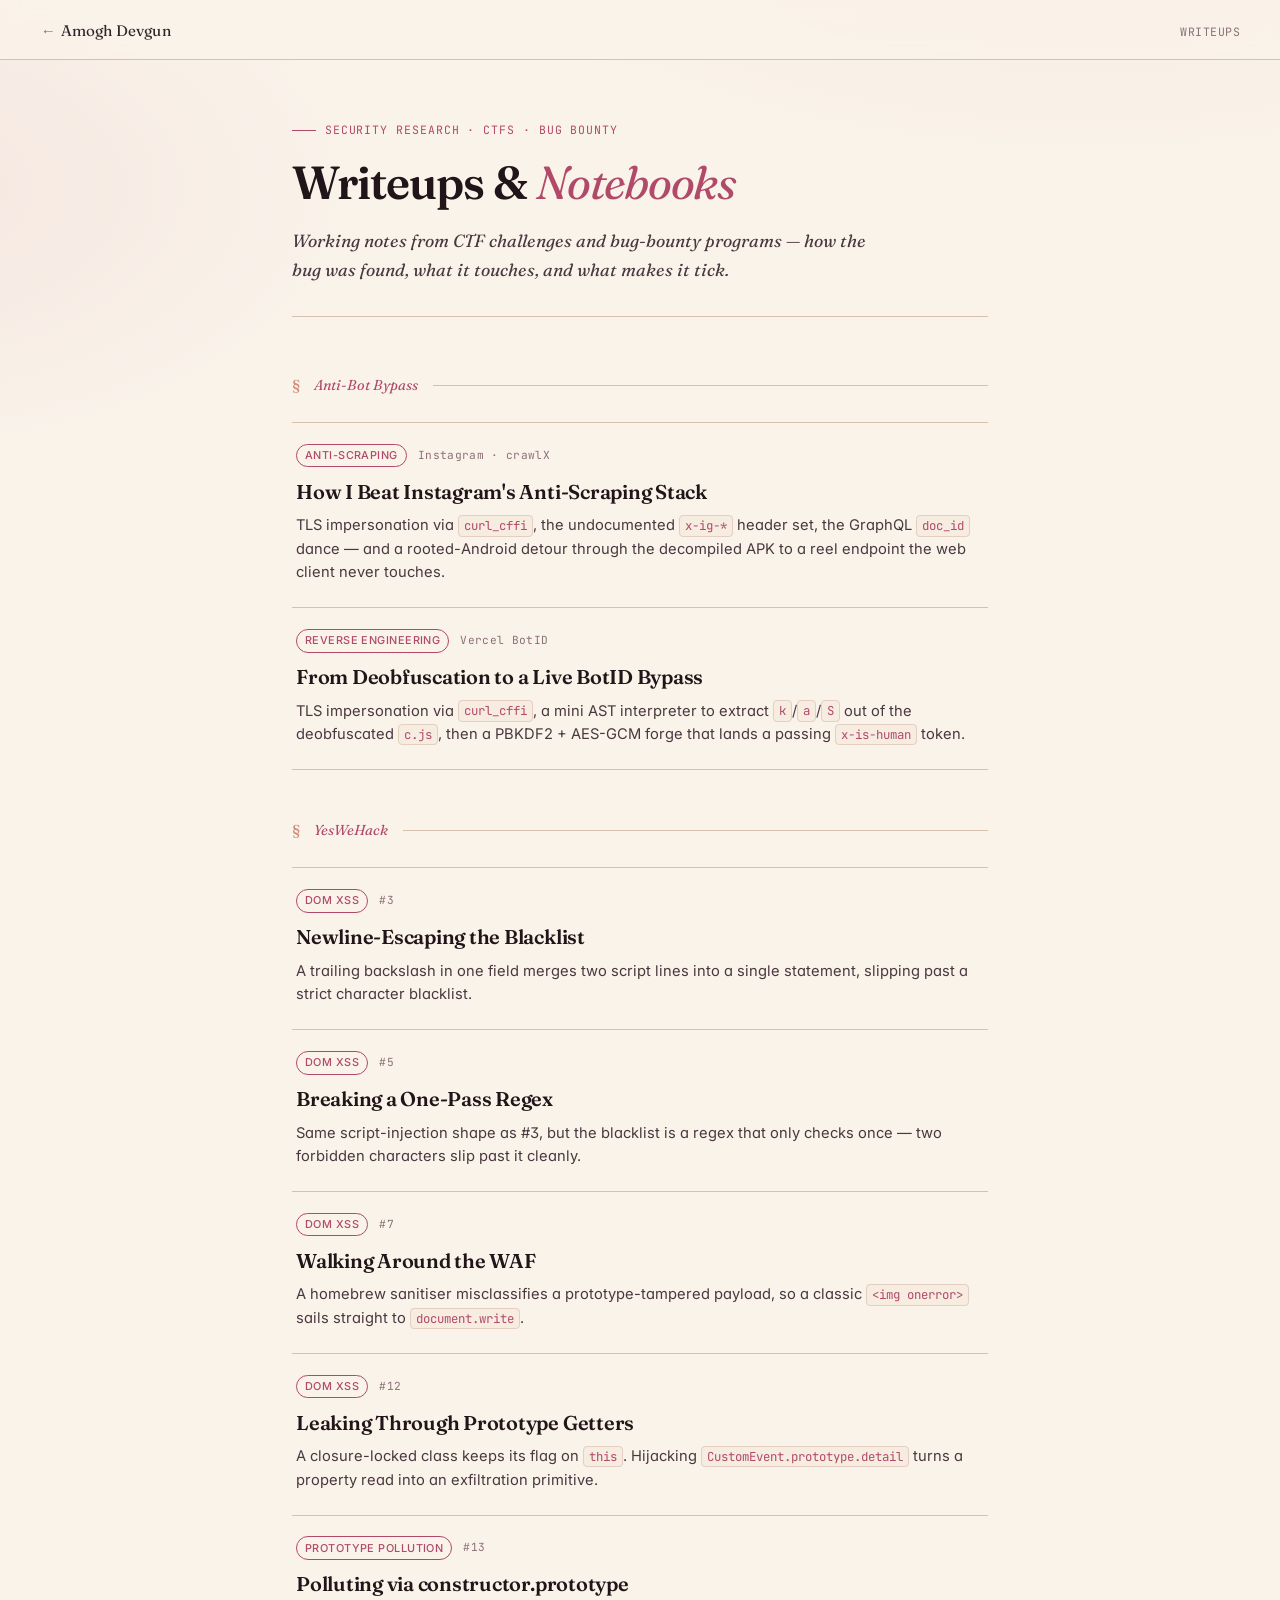
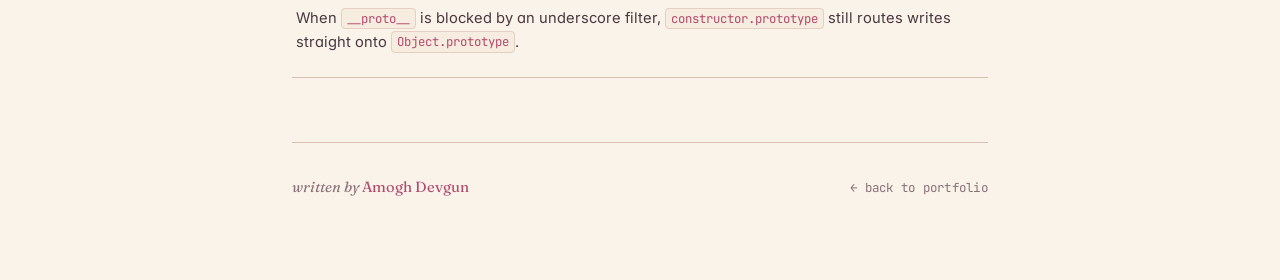
<file: writeups/index.html>
<!DOCTYPE html>
<html lang="en">
<head>
  <meta charset="UTF-8" />
  <meta name="viewport" content="width=device-width, initial-scale=1.0" />
  <title>Writeups — Amogh Devgun</title>
  <link rel="preconnect" href="https://fonts.googleapis.com">
  <link rel="preconnect" href="https://fonts.gstatic.com" crossorigin>
  <link href="https://fonts.googleapis.com/css2?family=Fraunces:ital,opsz,wght@0,9..144,400;0,9..144,600;0,9..144,700;1,9..144,400&family=Inter:wght@400;500;600&family=JetBrains+Mono:wght@400;500&display=swap" rel="stylesheet">
  <link rel="stylesheet" href="style.css" />
</head>
<body>

  <nav>
    <a class="nav-back" href="../index.html#blog">&larr; <em>Amogh Devgun</em></a>
    <div class="nav-crumb">Writeups</div>
  </nav>

  <main>
    <header class="writeup-header">
      <div class="writeup-eyebrow">Security Research &middot; CTFs &middot; Bug Bounty</div>
      <h1 class="writeup-title">Writeups &amp; <em>Notebooks</em></h1>
      <p class="writeup-deck">
        Working notes from CTF challenges and bug-bounty programs &mdash; how the bug was found, what it touches, and what makes it tick.
      </p>
    </header>

    <section class="index-section">
      <div class="index-section-title">Anti-Bot Bypass</div>
      <ul class="index-list">

        <a class="index-row" href="./crawlx-instagram.html">
          <div class="index-row-meta">
            <span class="index-row-tag">Anti-Scraping</span>
            <span class="index-row-num">Instagram &middot; crawlX</span>
          </div>
          <div class="index-row-title">How I Beat Instagram's Anti-Scraping Stack</div>
          <p class="index-row-desc">TLS impersonation via <code class="code">curl_cffi</code>, the undocumented <code class="code">x-ig-*</code> header set, the GraphQL <code class="code">doc_id</code> dance &mdash; and a rooted-Android detour through the decompiled APK to a reel endpoint the web client never touches.</p>
        </a>

        <a class="index-row" href="./vercel-botid-bypass.html">
          <div class="index-row-meta">
            <span class="index-row-tag">Reverse Engineering</span>
            <span class="index-row-num">Vercel BotID</span>
          </div>
          <div class="index-row-title">From Deobfuscation to a Live BotID Bypass</div>
          <p class="index-row-desc">TLS impersonation via <code class="code">curl_cffi</code>, a mini AST interpreter to extract <code class="code">k</code>/<code class="code">a</code>/<code class="code">S</code> out of the deobfuscated <code class="code">c.js</code>, then a PBKDF2 + AES-GCM forge that lands a passing <code class="code">x-is-human</code> token.</p>
        </a>

      </ul>
    </section>

    <section class="index-section">
      <div class="index-section-title">YesWeHack</div>
      <ul class="index-list">

        <a class="index-row" href="./yeswehack/chall3.html">
          <div class="index-row-meta">
            <span class="index-row-tag">DOM XSS</span>
            <span class="index-row-num">#3</span>
          </div>
          <div class="index-row-title">Newline-Escaping the Blacklist</div>
          <p class="index-row-desc">A trailing backslash in one field merges two script lines into a single statement, slipping past a strict character blacklist.</p>
        </a>

        <a class="index-row" href="./yeswehack/chall5.html">
          <div class="index-row-meta">
            <span class="index-row-tag">DOM XSS</span>
            <span class="index-row-num">#5</span>
          </div>
          <div class="index-row-title">Breaking a One-Pass Regex</div>
          <p class="index-row-desc">Same script-injection shape as #3, but the blacklist is a regex that only checks once &mdash; two forbidden characters slip past it cleanly.</p>
        </a>

        <a class="index-row" href="./yeswehack/chall7.html">
          <div class="index-row-meta">
            <span class="index-row-tag">DOM XSS</span>
            <span class="index-row-num">#7</span>
          </div>
          <div class="index-row-title">Walking Around the WAF</div>
          <p class="index-row-desc">A homebrew sanitiser misclassifies a prototype-tampered payload, so a classic <code class="code">&lt;img onerror&gt;</code> sails straight to <code class="code">document.write</code>.</p>
        </a>

        <a class="index-row" href="./yeswehack/chall12.html">
          <div class="index-row-meta">
            <span class="index-row-tag">DOM XSS</span>
            <span class="index-row-num">#12</span>
          </div>
          <div class="index-row-title">Leaking Through Prototype Getters</div>
          <p class="index-row-desc">A closure-locked class keeps its flag on <code class="code">this</code>. Hijacking <code class="code">CustomEvent.prototype.detail</code> turns a property read into an exfiltration primitive.</p>
        </a>

        <a class="index-row" href="./yeswehack/chall13.html">
          <div class="index-row-meta">
            <span class="index-row-tag">Prototype Pollution</span>
            <span class="index-row-num">#13</span>
          </div>
          <div class="index-row-title">Polluting via constructor.prototype</div>
          <p class="index-row-desc">When <code class="code">__proto__</code> is blocked by an underscore filter, <code class="code">constructor.prototype</code> still routes writes straight onto <code class="code">Object.prototype</code>.</p>
        </a>

      </ul>
    </section>

    <footer class="writeup-footer">
      <span class="writeup-byline">written by <em>Amogh Devgun</em></span>
      <a class="writeup-back-link" href="../index.html#blog">&larr; back to portfolio</a>
    </footer>
  </main>

</body>
</html>
</file>
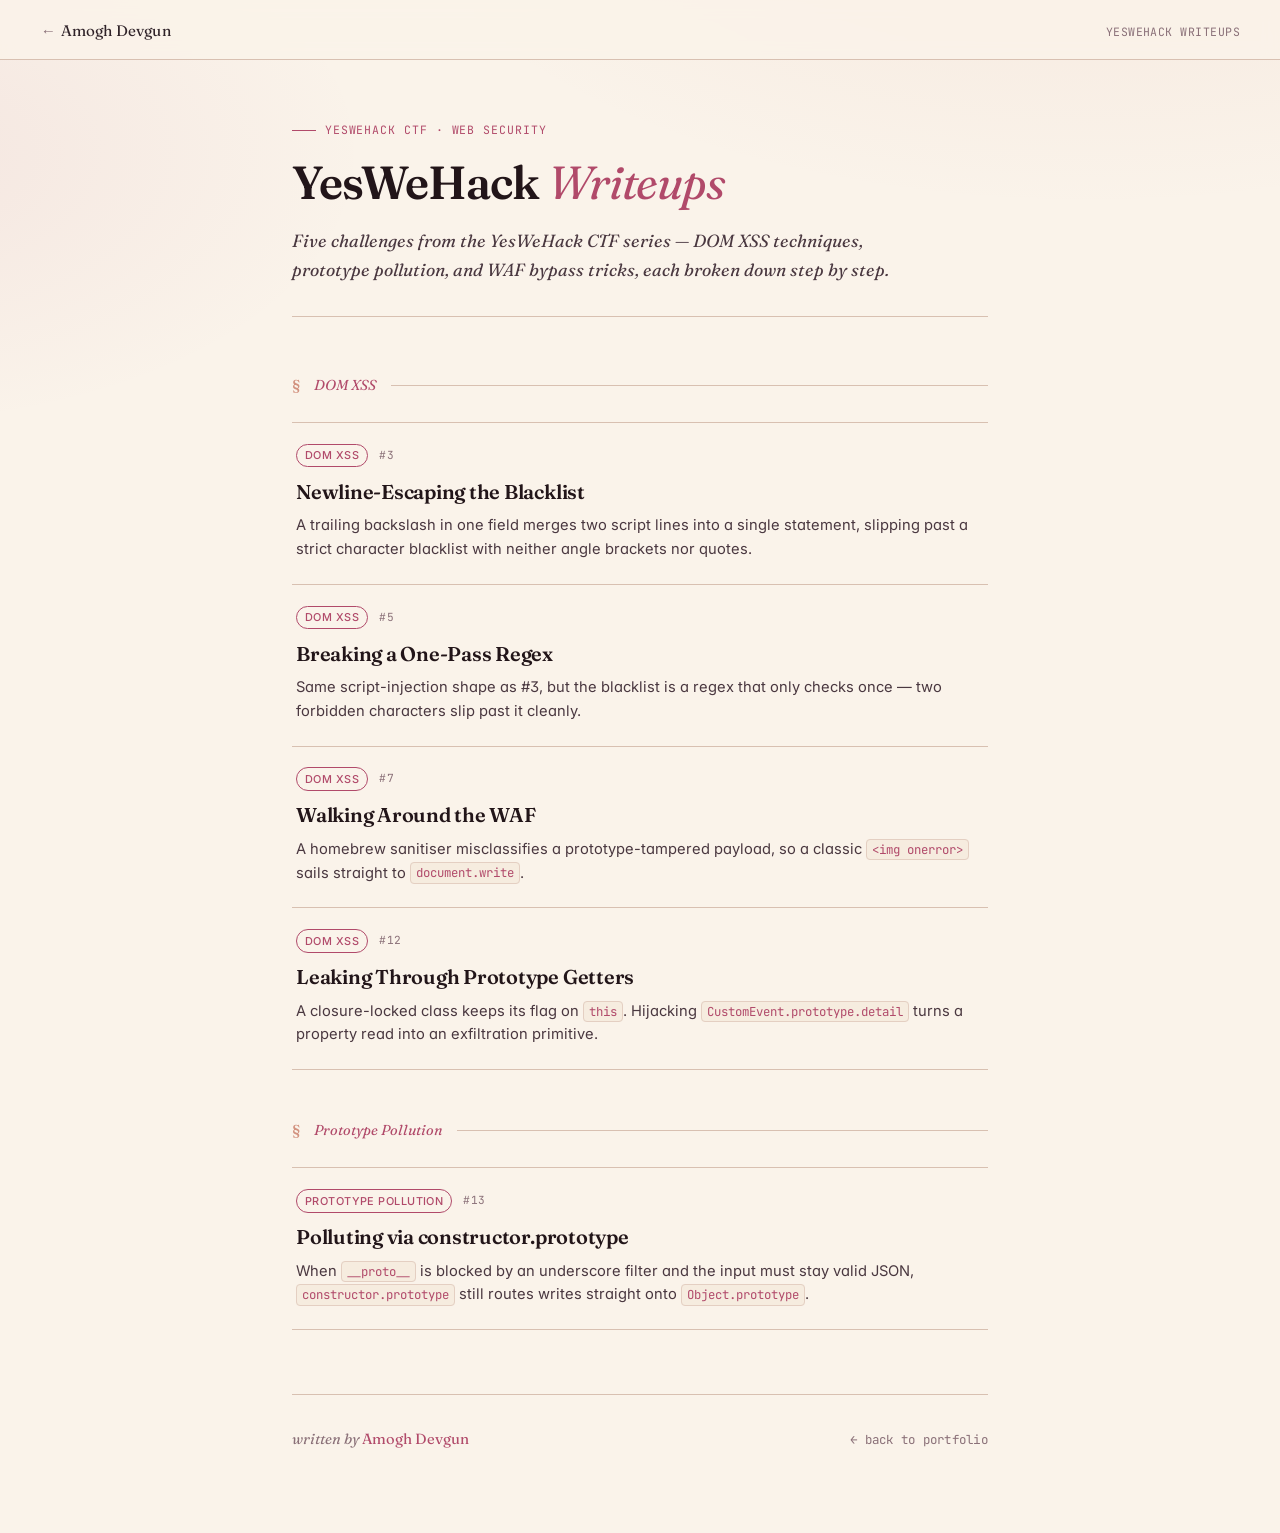
<file: writeups/yeswehack/index.html>
<!DOCTYPE html>
<html lang="en">
<head>
  <meta charset="UTF-8" />
  <meta name="viewport" content="width=device-width, initial-scale=1.0" />
  <title>YesWeHack CTF Writeups — Amogh Devgun</title>
  <meta name="description" content="CTF challenge writeups from YesWeHack — DOM XSS, prototype pollution, WAF bypass, and more by Amogh Devgun." />
  <link rel="preconnect" href="https://fonts.googleapis.com">
  <link rel="preconnect" href="https://fonts.gstatic.com" crossorigin>
  <link href="https://fonts.googleapis.com/css2?family=Fraunces:ital,opsz,wght@0,9..144,400;0,9..144,600;0,9..144,700;1,9..144,400&family=Inter:wght@400;500;600&family=JetBrains+Mono:wght@400;500&display=swap" rel="stylesheet">
  <link rel="stylesheet" href="../style.css" />
</head>
<body>

  <nav>
    <a class="nav-back" href="../../index.html#blog">&larr; <em>Amogh Devgun</em></a>
    <div class="nav-crumb">YesWeHack Writeups</div>
  </nav>

  <main>
    <header class="writeup-header">
      <div class="writeup-eyebrow">YesWeHack CTF &middot; Web Security</div>
      <h1 class="writeup-title">YesWeHack <em>Writeups</em></h1>
      <p class="writeup-deck">
        Five challenges from the YesWeHack CTF series &mdash; DOM XSS techniques,
        prototype pollution, and WAF bypass tricks, each broken down step by step.
      </p>
    </header>

    <section class="index-section">
      <div class="index-section-title">DOM XSS</div>
      <ul class="index-list">

        <a class="index-row" href="./chall3.html">
          <div class="index-row-meta">
            <span class="index-row-tag">DOM XSS</span>
            <span class="index-row-num">#3</span>
          </div>
          <div class="index-row-title">Newline-Escaping the Blacklist</div>
          <p class="index-row-desc">A trailing backslash in one field merges two script lines into a single statement, slipping past a strict character blacklist with neither angle brackets nor quotes.</p>
        </a>

        <a class="index-row" href="./chall5.html">
          <div class="index-row-meta">
            <span class="index-row-tag">DOM XSS</span>
            <span class="index-row-num">#5</span>
          </div>
          <div class="index-row-title">Breaking a One-Pass Regex</div>
          <p class="index-row-desc">Same script-injection shape as #3, but the blacklist is a regex that only checks once &mdash; two forbidden characters slip past it cleanly.</p>
        </a>

        <a class="index-row" href="./chall7.html">
          <div class="index-row-meta">
            <span class="index-row-tag">DOM XSS</span>
            <span class="index-row-num">#7</span>
          </div>
          <div class="index-row-title">Walking Around the WAF</div>
          <p class="index-row-desc">A homebrew sanitiser misclassifies a prototype-tampered payload, so a classic <code class="code">&lt;img onerror&gt;</code> sails straight to <code class="code">document.write</code>.</p>
        </a>

        <a class="index-row" href="./chall12.html">
          <div class="index-row-meta">
            <span class="index-row-tag">DOM XSS</span>
            <span class="index-row-num">#12</span>
          </div>
          <div class="index-row-title">Leaking Through Prototype Getters</div>
          <p class="index-row-desc">A closure-locked class keeps its flag on <code class="code">this</code>. Hijacking <code class="code">CustomEvent.prototype.detail</code> turns a property read into an exfiltration primitive.</p>
        </a>

      </ul>
    </section>

    <section class="index-section">
      <div class="index-section-title">Prototype Pollution</div>
      <ul class="index-list">

        <a class="index-row" href="./chall13.html">
          <div class="index-row-meta">
            <span class="index-row-tag">Prototype Pollution</span>
            <span class="index-row-num">#13</span>
          </div>
          <div class="index-row-title">Polluting via constructor.prototype</div>
          <p class="index-row-desc">When <code class="code">__proto__</code> is blocked by an underscore filter and the input must stay valid JSON, <code class="code">constructor.prototype</code> still routes writes straight onto <code class="code">Object.prototype</code>.</p>
        </a>

      </ul>
    </section>

    <footer class="writeup-footer">
      <span class="writeup-byline">written by <em>Amogh Devgun</em></span>
      <a class="writeup-back-link" href="../../index.html#blog">&larr; back to portfolio</a>
    </footer>
  </main>

</body>
</html>
</file>
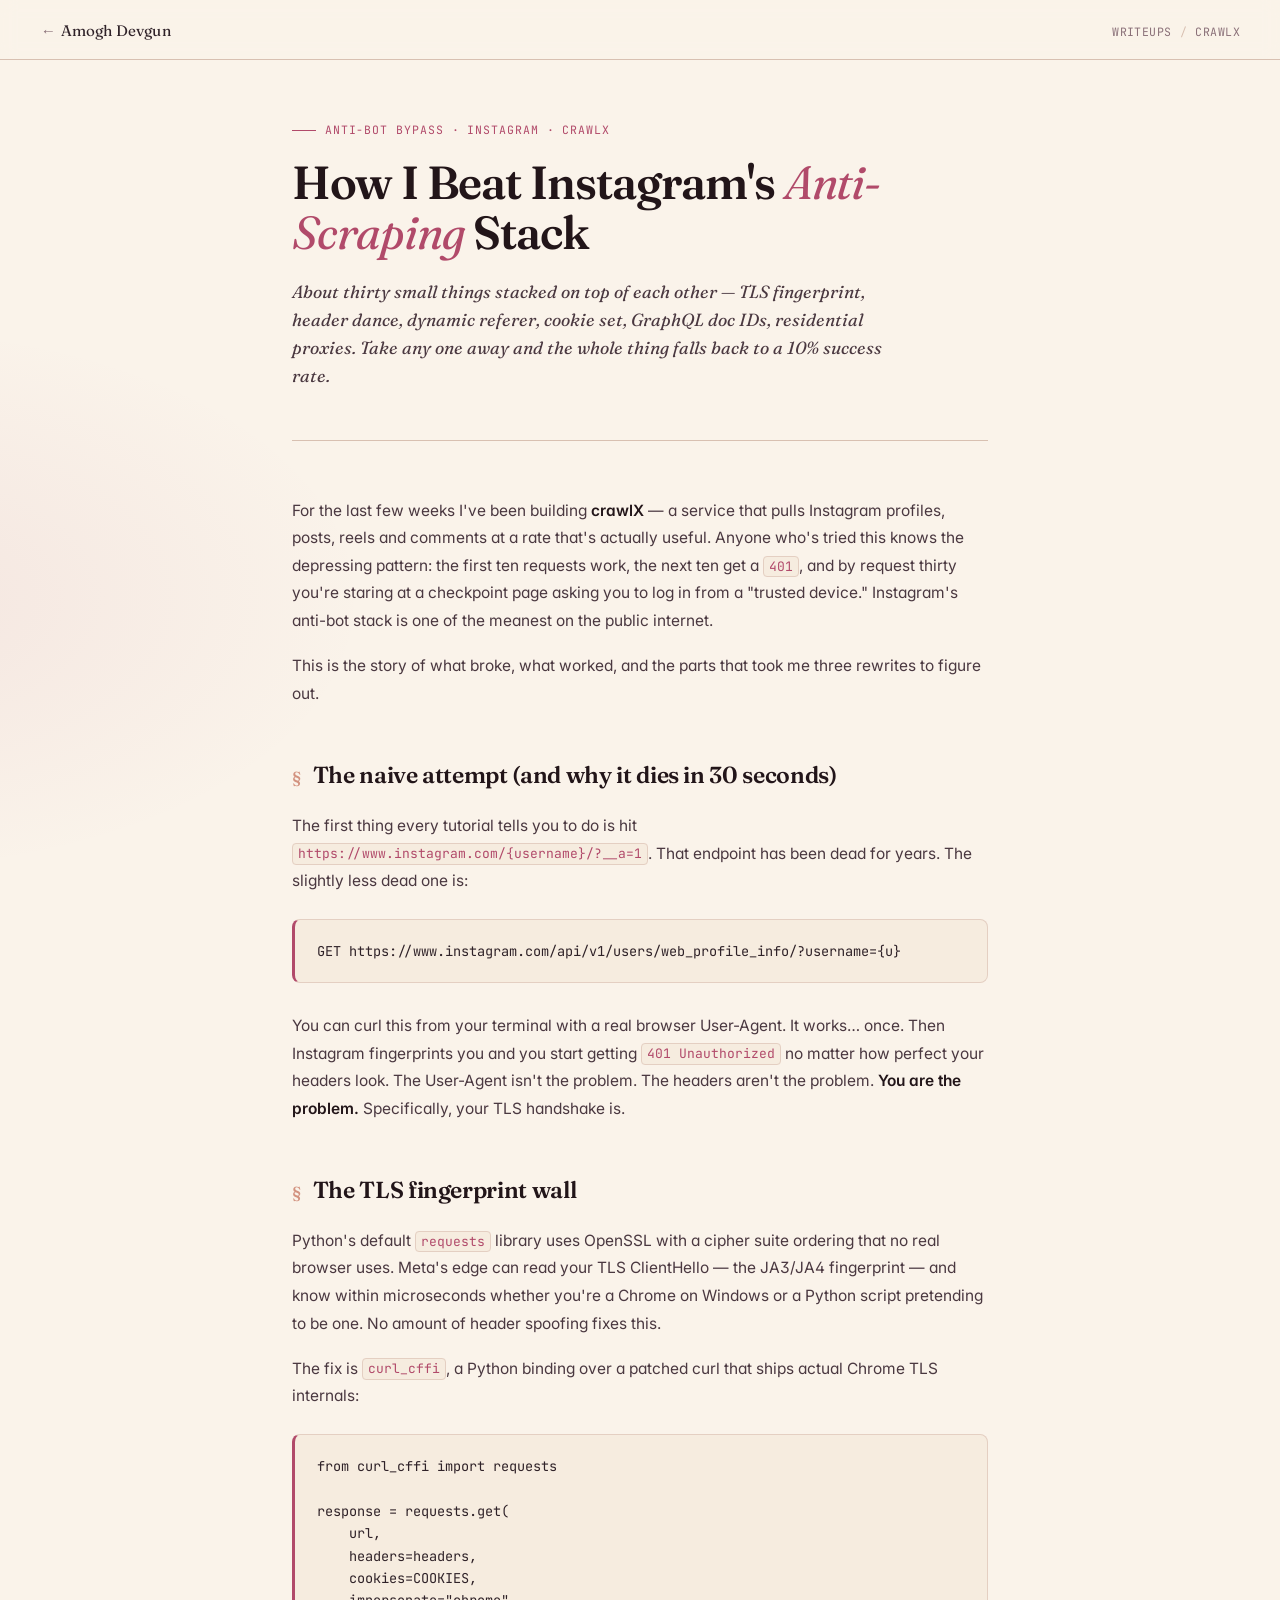
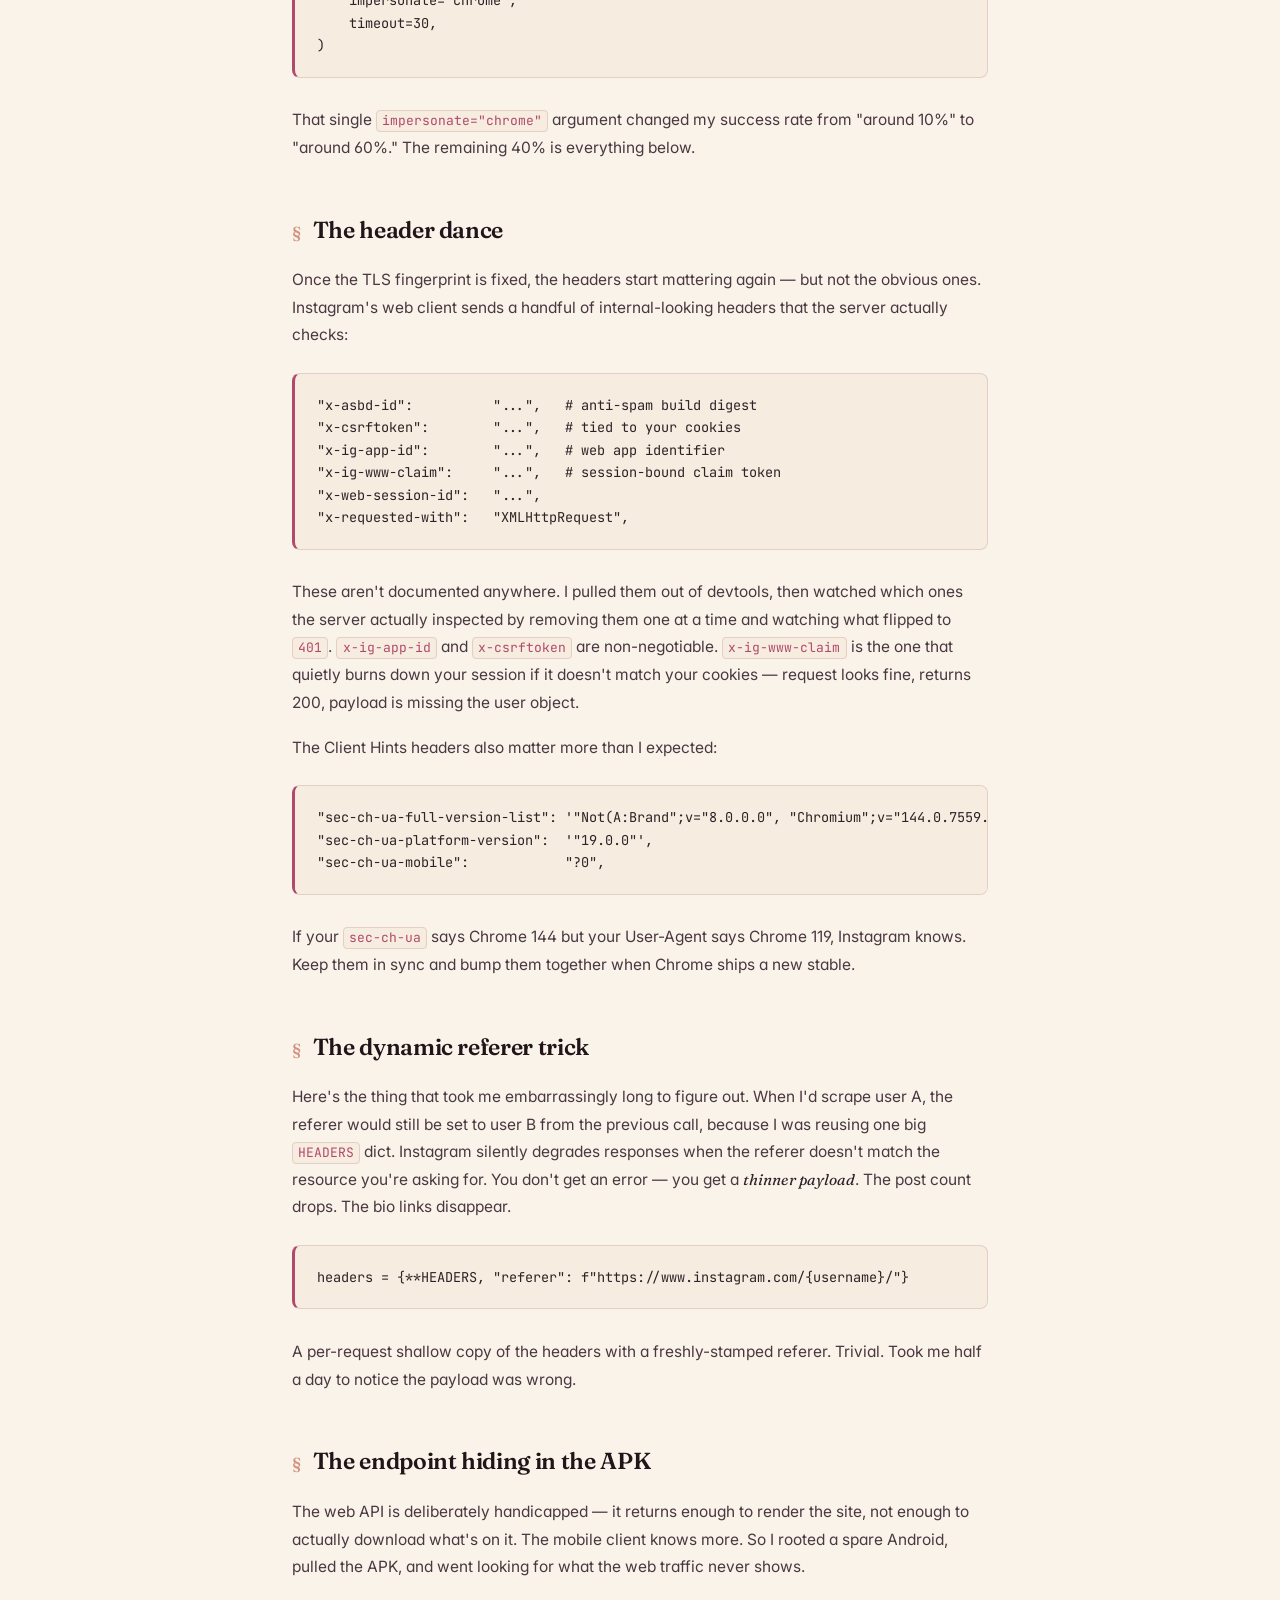
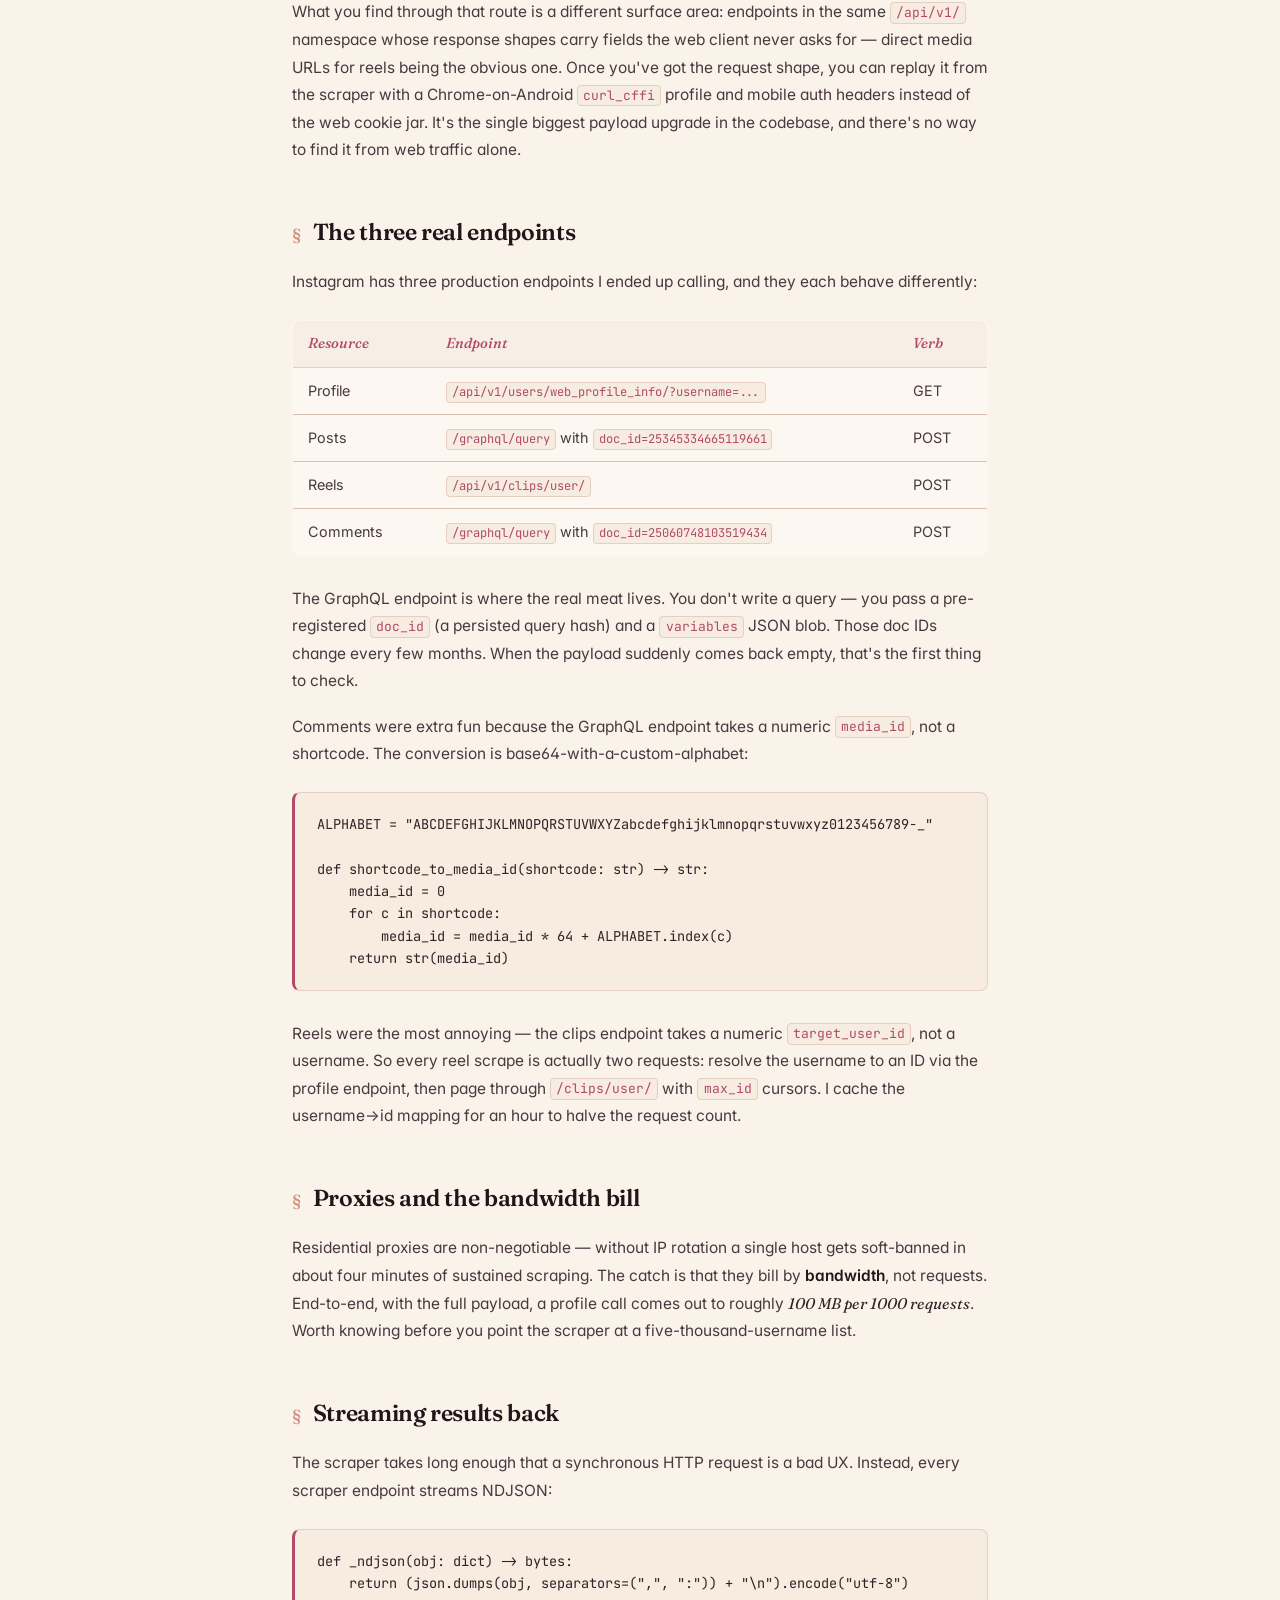
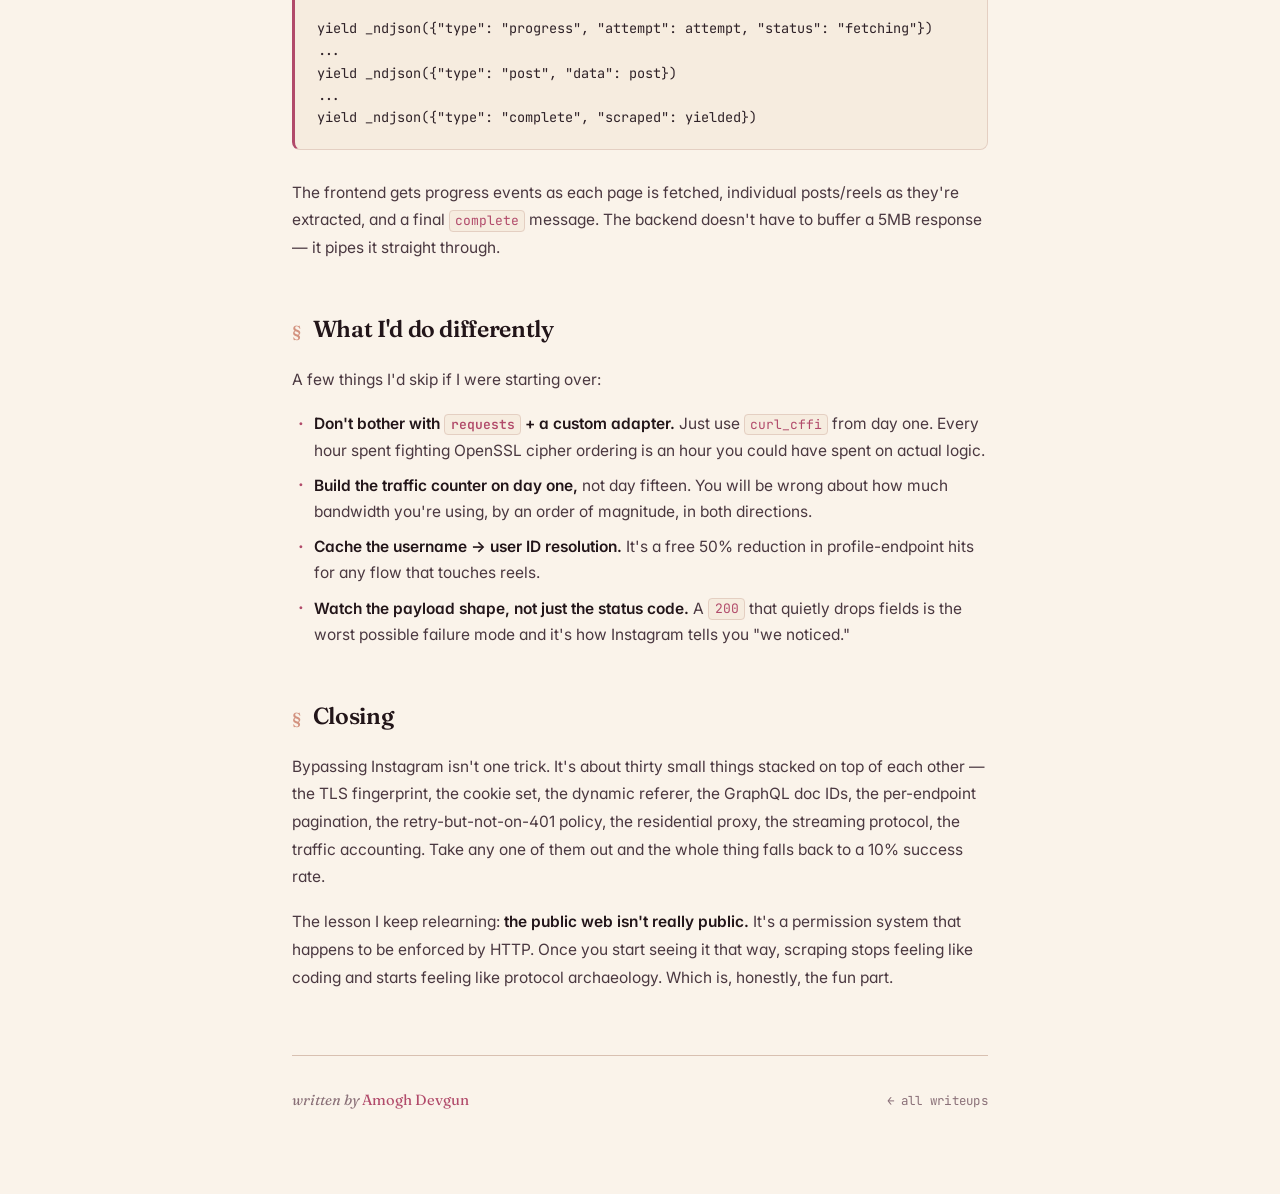
<file: writeups/crawlx-instagram.html>
<!DOCTYPE html>
<html lang="en">
<head>
  <meta charset="UTF-8" />
  <meta name="viewport" content="width=device-width, initial-scale=1.0" />
  <title>How I Beat Instagram's Anti-Scraping Stack — Amogh Devgun</title>
  <link rel="preconnect" href="https://fonts.googleapis.com">
  <link rel="preconnect" href="https://fonts.gstatic.com" crossorigin>
  <link href="https://fonts.googleapis.com/css2?family=Fraunces:ital,opsz,wght@0,9..144,400;0,9..144,600;0,9..144,700;1,9..144,400&family=Inter:wght@400;500;600&family=JetBrains+Mono:wght@400;500&display=swap" rel="stylesheet">
  <link rel="stylesheet" href="style.css" />
</head>
<body>

  <nav>
    <a class="nav-back" href="../index.html#blog">&larr; <em>Amogh Devgun</em></a>
    <div class="nav-crumb">
      <a href="index.html">Writeups</a><span class="sep">/</span>crawlX
    </div>
  </nav>

  <main>
    <article>
      <header class="writeup-header">
        <div class="writeup-eyebrow">Anti-Bot Bypass &middot; Instagram &middot; crawlX</div>
        <h1 class="writeup-title">How I Beat Instagram's <em>Anti-Scraping</em> Stack</h1>
        <p class="writeup-deck">
          About thirty small things stacked on top of each other &mdash; TLS fingerprint, header dance, dynamic referer, cookie set, GraphQL doc IDs, residential proxies. Take any one away and the whole thing falls back to a 10% success rate.
        </p>
      </header>

      <p>
        For the last few weeks I've been building <strong>crawlX</strong> &mdash; a service that pulls Instagram profiles, posts, reels and comments at a rate that's actually useful. Anyone who's tried this knows the depressing pattern: the first ten requests work, the next ten get a <code class="code">401</code>, and by request thirty you're staring at a checkpoint page asking you to log in from a "trusted device." Instagram's anti-bot stack is one of the meanest on the public internet.
      </p>

      <p>This is the story of what broke, what worked, and the parts that took me three rewrites to figure out.</p>

      <h2>The naive attempt (and why it dies in 30 seconds)</h2>

      <p>
        The first thing every tutorial tells you to do is hit <code class="code">https://www.instagram.com/{username}/?__a=1</code>. That endpoint has been dead for years. The slightly less dead one is:
      </p>

<pre class="code-block"><code>GET https://www.instagram.com/api/v1/users/web_profile_info/?username={u}</code></pre>

      <p>
        You can curl this from your terminal with a real browser User-Agent. It works&hellip; once. Then Instagram fingerprints you and you start getting <code class="code">401 Unauthorized</code> no matter how perfect your headers look. The User-Agent isn't the problem. The headers aren't the problem. <strong>You are the problem.</strong> Specifically, your TLS handshake is.
      </p>

      <h2>The TLS fingerprint wall</h2>

      <p>
        Python's default <code class="code">requests</code> library uses OpenSSL with a cipher suite ordering that no real browser uses. Meta's edge can read your TLS ClientHello &mdash; the JA3/JA4 fingerprint &mdash; and know within microseconds whether you're a Chrome on Windows or a Python script pretending to be one. No amount of header spoofing fixes this.
      </p>

      <p>
        The fix is <code class="code">curl_cffi</code>, a Python binding over a patched curl that ships actual Chrome TLS internals:
      </p>

<pre class="code-block"><code>from curl_cffi import requests

response = requests.get(
    url,
    headers=headers,
    cookies=COOKIES,
    impersonate="chrome",
    timeout=30,
)</code></pre>

      <p>
        That single <code class="code">impersonate="chrome"</code> argument changed my success rate from "around 10%" to "around 60%." The remaining 40% is everything below.
      </p>

      <h2>The header dance</h2>

      <p>
        Once the TLS fingerprint is fixed, the headers start mattering again &mdash; but not the obvious ones. Instagram's web client sends a handful of internal-looking headers that the server actually checks:
      </p>

<pre class="code-block"><code>"x-asbd-id":          "...",   # anti-spam build digest
"x-csrftoken":        "...",   # tied to your cookies
"x-ig-app-id":        "...",   # web app identifier
"x-ig-www-claim":     "...",   # session-bound claim token
"x-web-session-id":   "...",
"x-requested-with":   "XMLHttpRequest",</code></pre>

      <p>
        These aren't documented anywhere. I pulled them out of devtools, then watched which ones the server actually inspected by removing them one at a time and watching what flipped to <code class="code">401</code>. <code class="code">x-ig-app-id</code> and <code class="code">x-csrftoken</code> are non-negotiable. <code class="code">x-ig-www-claim</code> is the one that quietly burns down your session if it doesn't match your cookies &mdash; request looks fine, returns 200, payload is missing the user object.
      </p>

      <p>The Client Hints headers also matter more than I expected:</p>

<pre class="code-block"><code>"sec-ch-ua-full-version-list": '"Not(A:Brand";v="8.0.0.0", "Chromium";v="144.0.7559.133", "Google Chrome";v="144.0.7559.133"',
"sec-ch-ua-platform-version":  '"19.0.0"',
"sec-ch-ua-mobile":            "?0",</code></pre>

      <p>
        If your <code class="code">sec-ch-ua</code> says Chrome 144 but your User-Agent says Chrome 119, Instagram knows. Keep them in sync and bump them together when Chrome ships a new stable.
      </p>

      <h2>The dynamic referer trick</h2>

      <p>
        Here's the thing that took me embarrassingly long to figure out. When I'd scrape user A, the referer would still be set to user B from the previous call, because I was reusing one big <code class="code">HEADERS</code> dict. Instagram silently degrades responses when the referer doesn't match the resource you're asking for. You don't get an error &mdash; you get a <em>thinner payload</em>. The post count drops. The bio links disappear.
      </p>

<pre class="code-block"><code>headers = {**HEADERS, "referer": f"https://www.instagram.com/{username}/"}</code></pre>

      <p>A per-request shallow copy of the headers with a freshly-stamped referer. Trivial. Took me half a day to notice the payload was wrong.</p>

      <h2>The endpoint hiding in the APK</h2>

      <p>
        The web API is deliberately handicapped &mdash; it returns enough to render the site, not enough to actually download what's on it. The mobile client knows more. So I rooted a spare Android, pulled the APK, and went looking for what the web traffic never shows.
      </p>

      <p>
        What you find through that route is a different surface area: endpoints in the same <code class="code">/api/v1/</code> namespace whose response shapes carry fields the web client never asks for &mdash; direct media URLs for reels being the obvious one. Once you've got the request shape, you can replay it from the scraper with a Chrome-on-Android <code class="code">curl_cffi</code> profile and mobile auth headers instead of the web cookie jar. It's the single biggest payload upgrade in the codebase, and there's no way to find it from web traffic alone.
      </p>

      <h2>The three real endpoints</h2>

      <p>Instagram has three production endpoints I ended up calling, and they each behave differently:</p>

      <table>
        <thead>
          <tr>
            <th>Resource</th>
            <th>Endpoint</th>
            <th>Verb</th>
          </tr>
        </thead>
        <tbody>
          <tr>
            <td>Profile</td>
            <td><code class="code">/api/v1/users/web_profile_info/?username=...</code></td>
            <td>GET</td>
          </tr>
          <tr>
            <td>Posts</td>
            <td><code class="code">/graphql/query</code> with <code class="code">doc_id=25345334665119661</code></td>
            <td>POST</td>
          </tr>
          <tr>
            <td>Reels</td>
            <td><code class="code">/api/v1/clips/user/</code></td>
            <td>POST</td>
          </tr>
          <tr>
            <td>Comments</td>
            <td><code class="code">/graphql/query</code> with <code class="code">doc_id=25060748103519434</code></td>
            <td>POST</td>
          </tr>
        </tbody>
      </table>

      <p>
        The GraphQL endpoint is where the real meat lives. You don't write a query &mdash; you pass a pre-registered <code class="code">doc_id</code> (a persisted query hash) and a <code class="code">variables</code> JSON blob. Those doc IDs change every few months. When the payload suddenly comes back empty, that's the first thing to check.
      </p>

      <p>
        Comments were extra fun because the GraphQL endpoint takes a numeric <code class="code">media_id</code>, not a shortcode. The conversion is base64-with-a-custom-alphabet:
      </p>

<pre class="code-block"><code>ALPHABET = "ABCDEFGHIJKLMNOPQRSTUVWXYZabcdefghijklmnopqrstuvwxyz0123456789-_"

def shortcode_to_media_id(shortcode: str) -&gt; str:
    media_id = 0
    for c in shortcode:
        media_id = media_id * 64 + ALPHABET.index(c)
    return str(media_id)</code></pre>

      <p>
        Reels were the most annoying &mdash; the clips endpoint takes a numeric <code class="code">target_user_id</code>, not a username. So every reel scrape is actually two requests: resolve the username to an ID via the profile endpoint, then page through <code class="code">/clips/user/</code> with <code class="code">max_id</code> cursors. I cache the username&rarr;id mapping for an hour to halve the request count.
      </p>

      <h2>Proxies and the bandwidth bill</h2>

      <p>
        Residential proxies are non-negotiable &mdash; without IP rotation a single host gets soft-banned in about four minutes of sustained scraping. The catch is that they bill by <strong>bandwidth</strong>, not requests. End-to-end, with the full payload, a profile call comes out to roughly <em>100&nbsp;MB per 1000 requests</em>. Worth knowing before you point the scraper at a five-thousand-username list.
      </p>

      <h2>Streaming results back</h2>

      <p>
        The scraper takes long enough that a synchronous HTTP request is a bad UX. Instead, every scraper endpoint streams NDJSON:
      </p>

<pre class="code-block"><code>def _ndjson(obj: dict) -&gt; bytes:
    return (json.dumps(obj, separators=(",", ":")) + "\n").encode("utf-8")

yield _ndjson({"type": "progress", "attempt": attempt, "status": "fetching"})
...
yield _ndjson({"type": "post", "data": post})
...
yield _ndjson({"type": "complete", "scraped": yielded})</code></pre>

      <p>
        The frontend gets progress events as each page is fetched, individual posts/reels as they're extracted, and a final <code class="code">complete</code> message. The backend doesn't have to buffer a 5MB response &mdash; it pipes it straight through.
      </p>

      <h2>What I'd do differently</h2>

      <p>A few things I'd skip if I were starting over:</p>

      <ul>
        <li><strong>Don't bother with <code class="code">requests</code> + a custom adapter.</strong> Just use <code class="code">curl_cffi</code> from day one. Every hour spent fighting OpenSSL cipher ordering is an hour you could have spent on actual logic.</li>
        <li><strong>Build the traffic counter on day one,</strong> not day fifteen. You will be wrong about how much bandwidth you're using, by an order of magnitude, in both directions.</li>
        <li><strong>Cache the username &rarr; user ID resolution.</strong> It's a free 50% reduction in profile-endpoint hits for any flow that touches reels.</li>
        <li><strong>Watch the payload shape, not just the status code.</strong> A <code class="code">200</code> that quietly drops fields is the worst possible failure mode and it's how Instagram tells you "we noticed."</li>
      </ul>

      <h2>Closing</h2>

      <p>
        Bypassing Instagram isn't one trick. It's about thirty small things stacked on top of each other &mdash; the TLS fingerprint, the cookie set, the dynamic referer, the GraphQL doc IDs, the per-endpoint pagination, the retry-but-not-on-401 policy, the residential proxy, the streaming protocol, the traffic accounting. Take any one of them out and the whole thing falls back to a 10% success rate.
      </p>

      <p>
        The lesson I keep relearning: <strong>the public web isn't really public.</strong> It's a permission system that happens to be enforced by HTTP. Once you start seeing it that way, scraping stops feeling like coding and starts feeling like protocol archaeology. Which is, honestly, the fun part.
      </p>

      <footer class="writeup-footer">
        <span class="writeup-byline">written by <em>Amogh Devgun</em></span>
        <a class="writeup-back-link" href="index.html">&larr; all writeups</a>
      </footer>
    </article>
  </main>

</body>
</html>
</file>
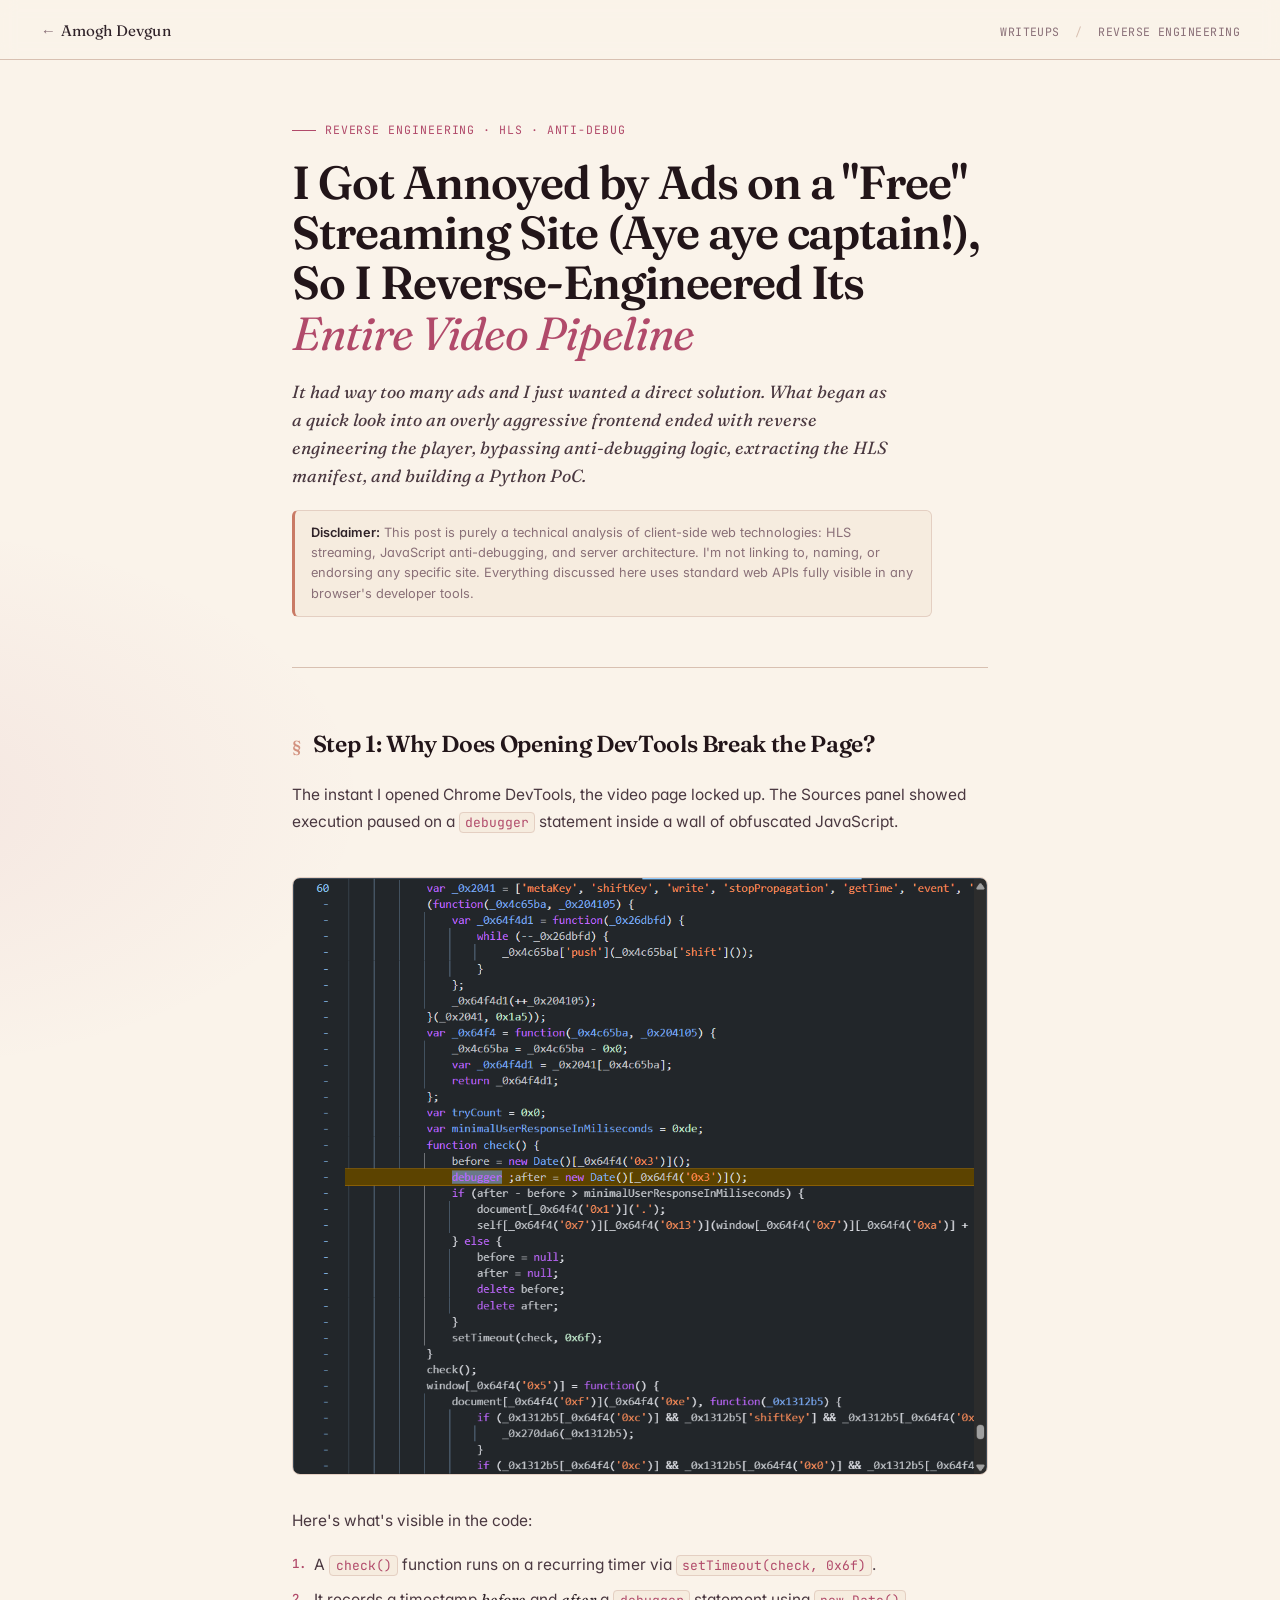
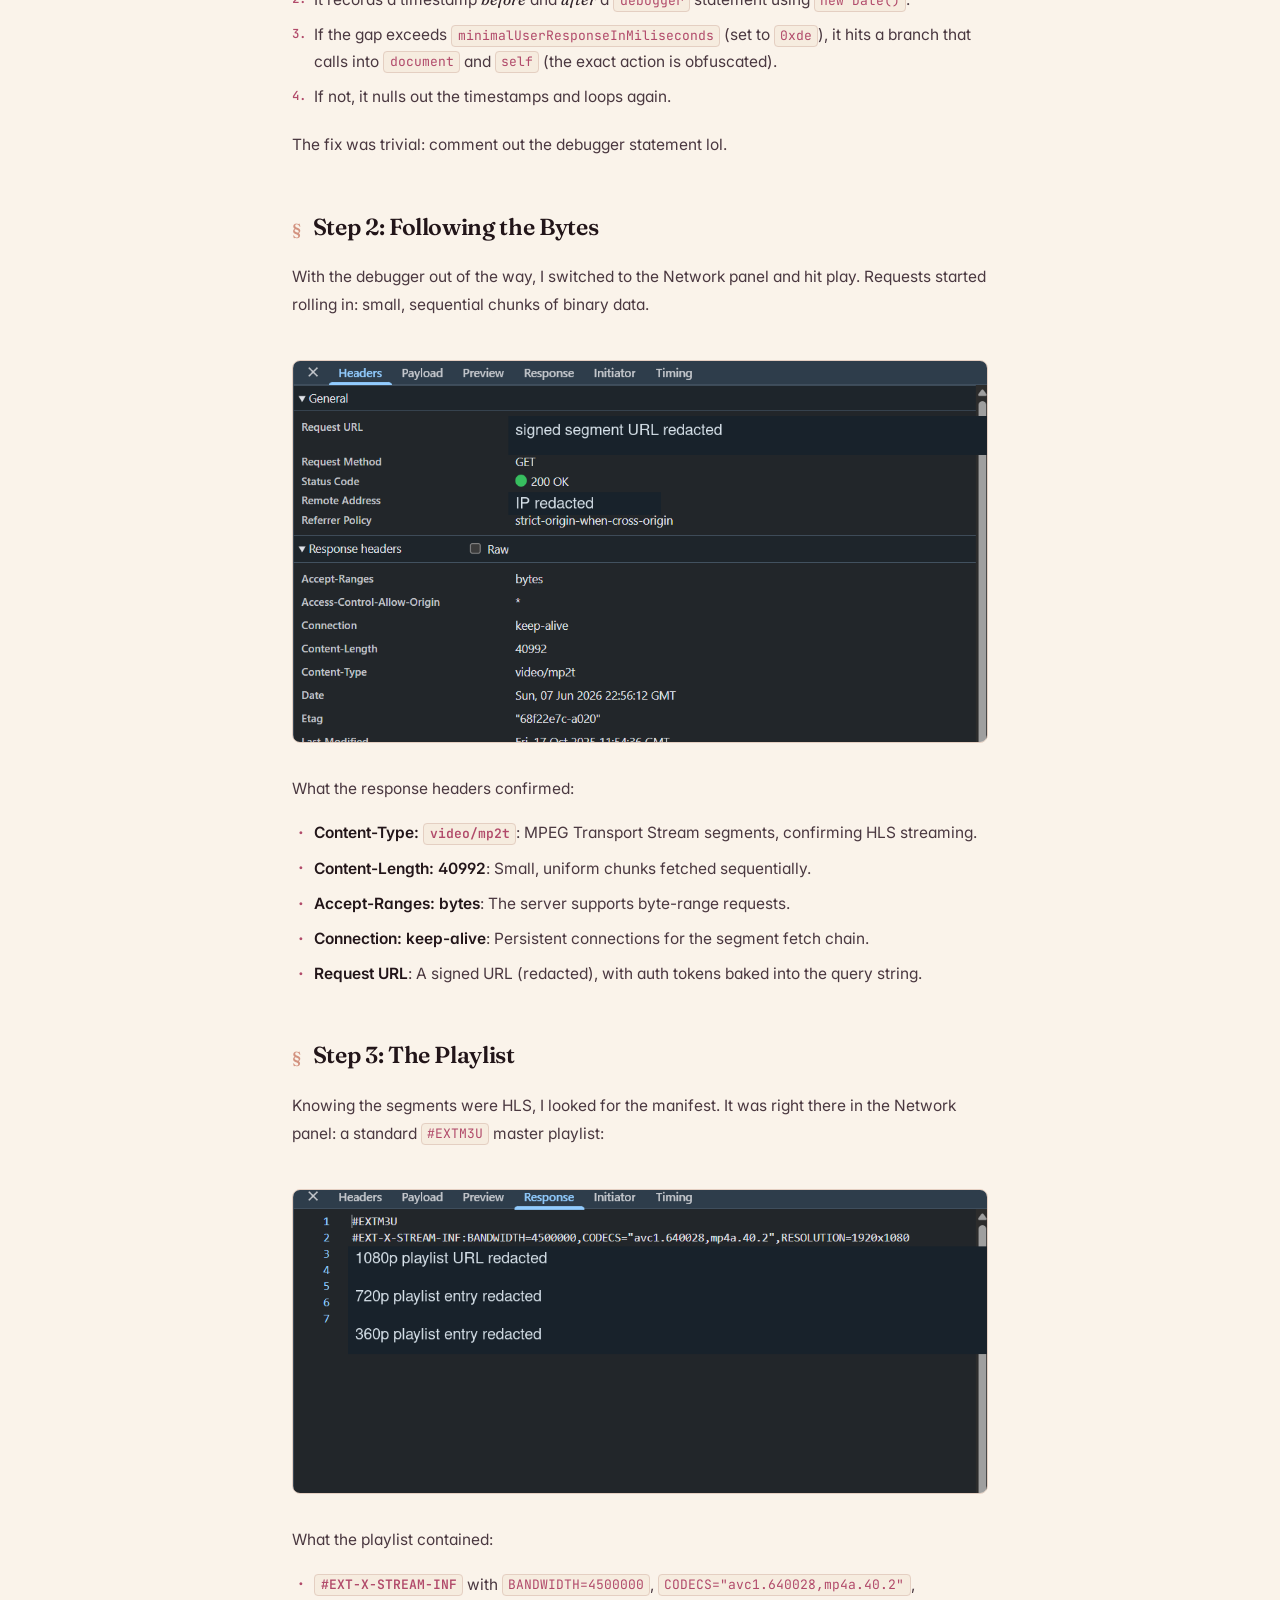
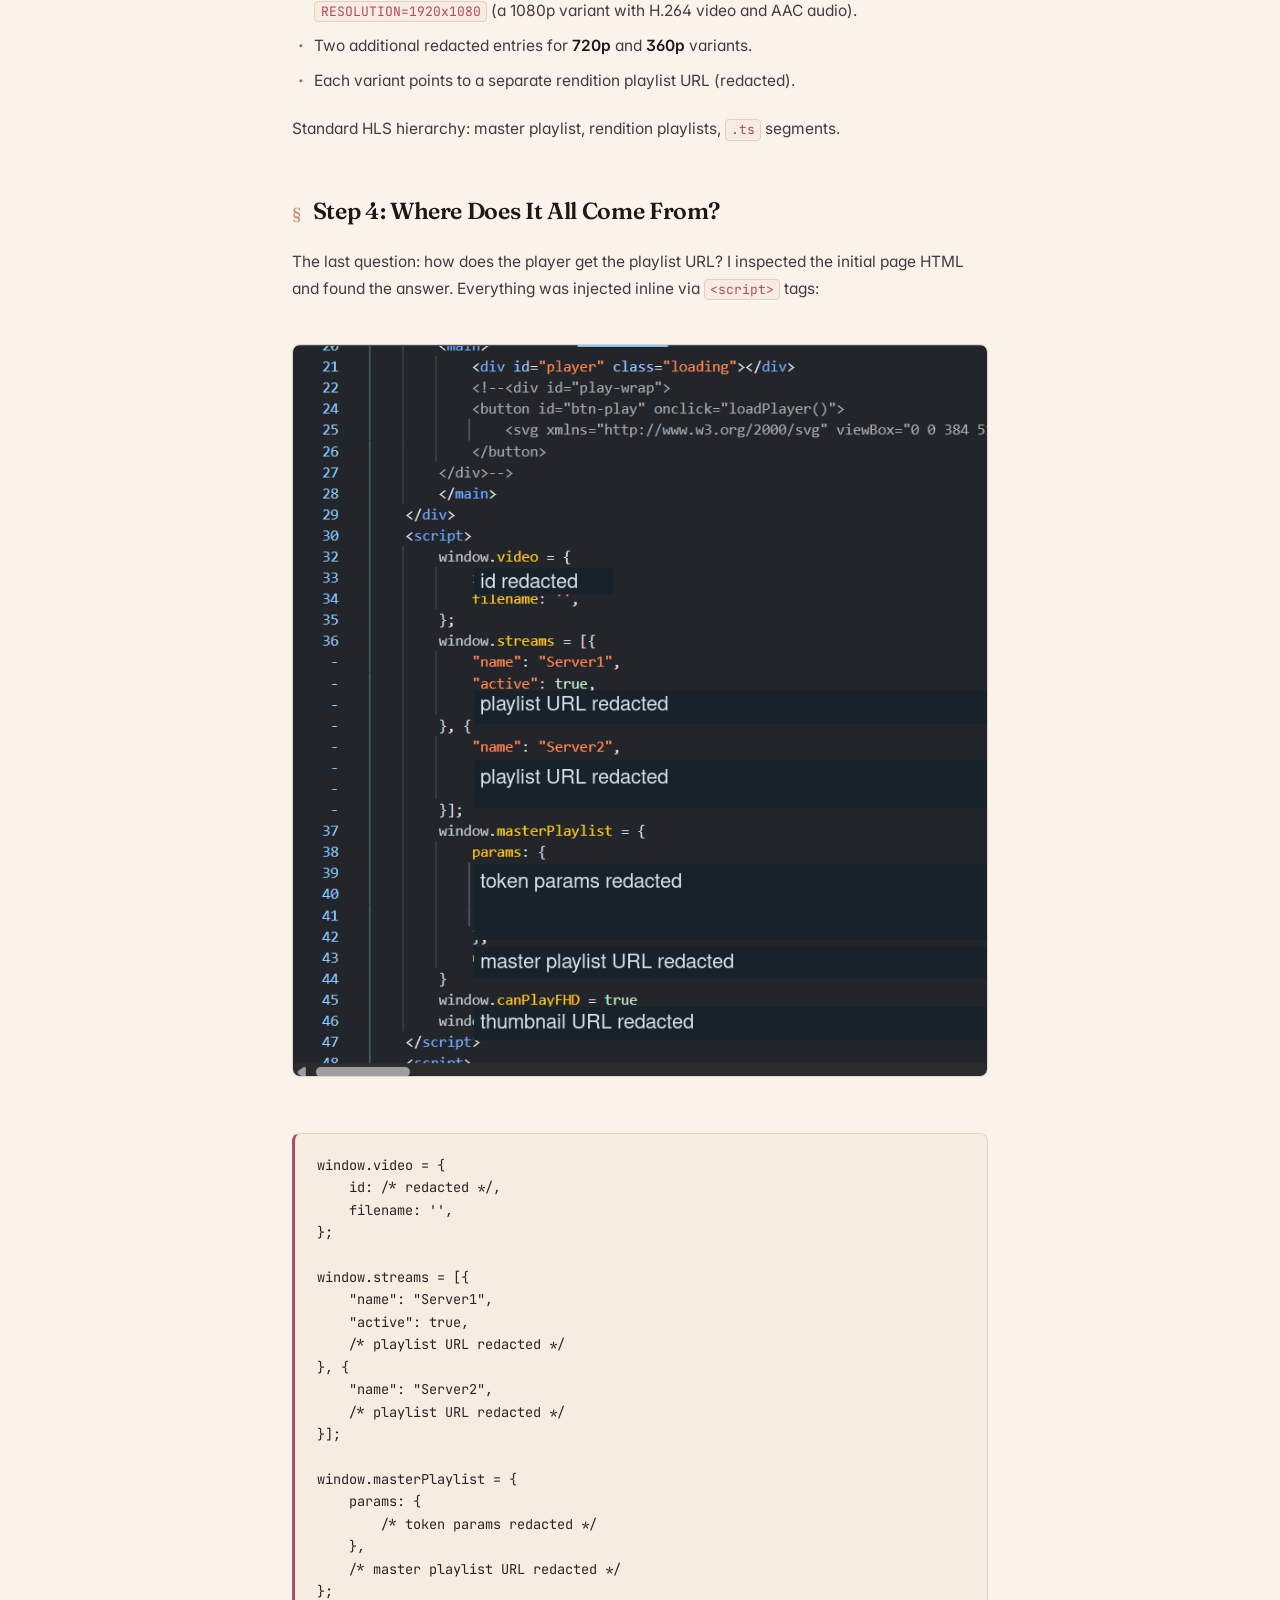
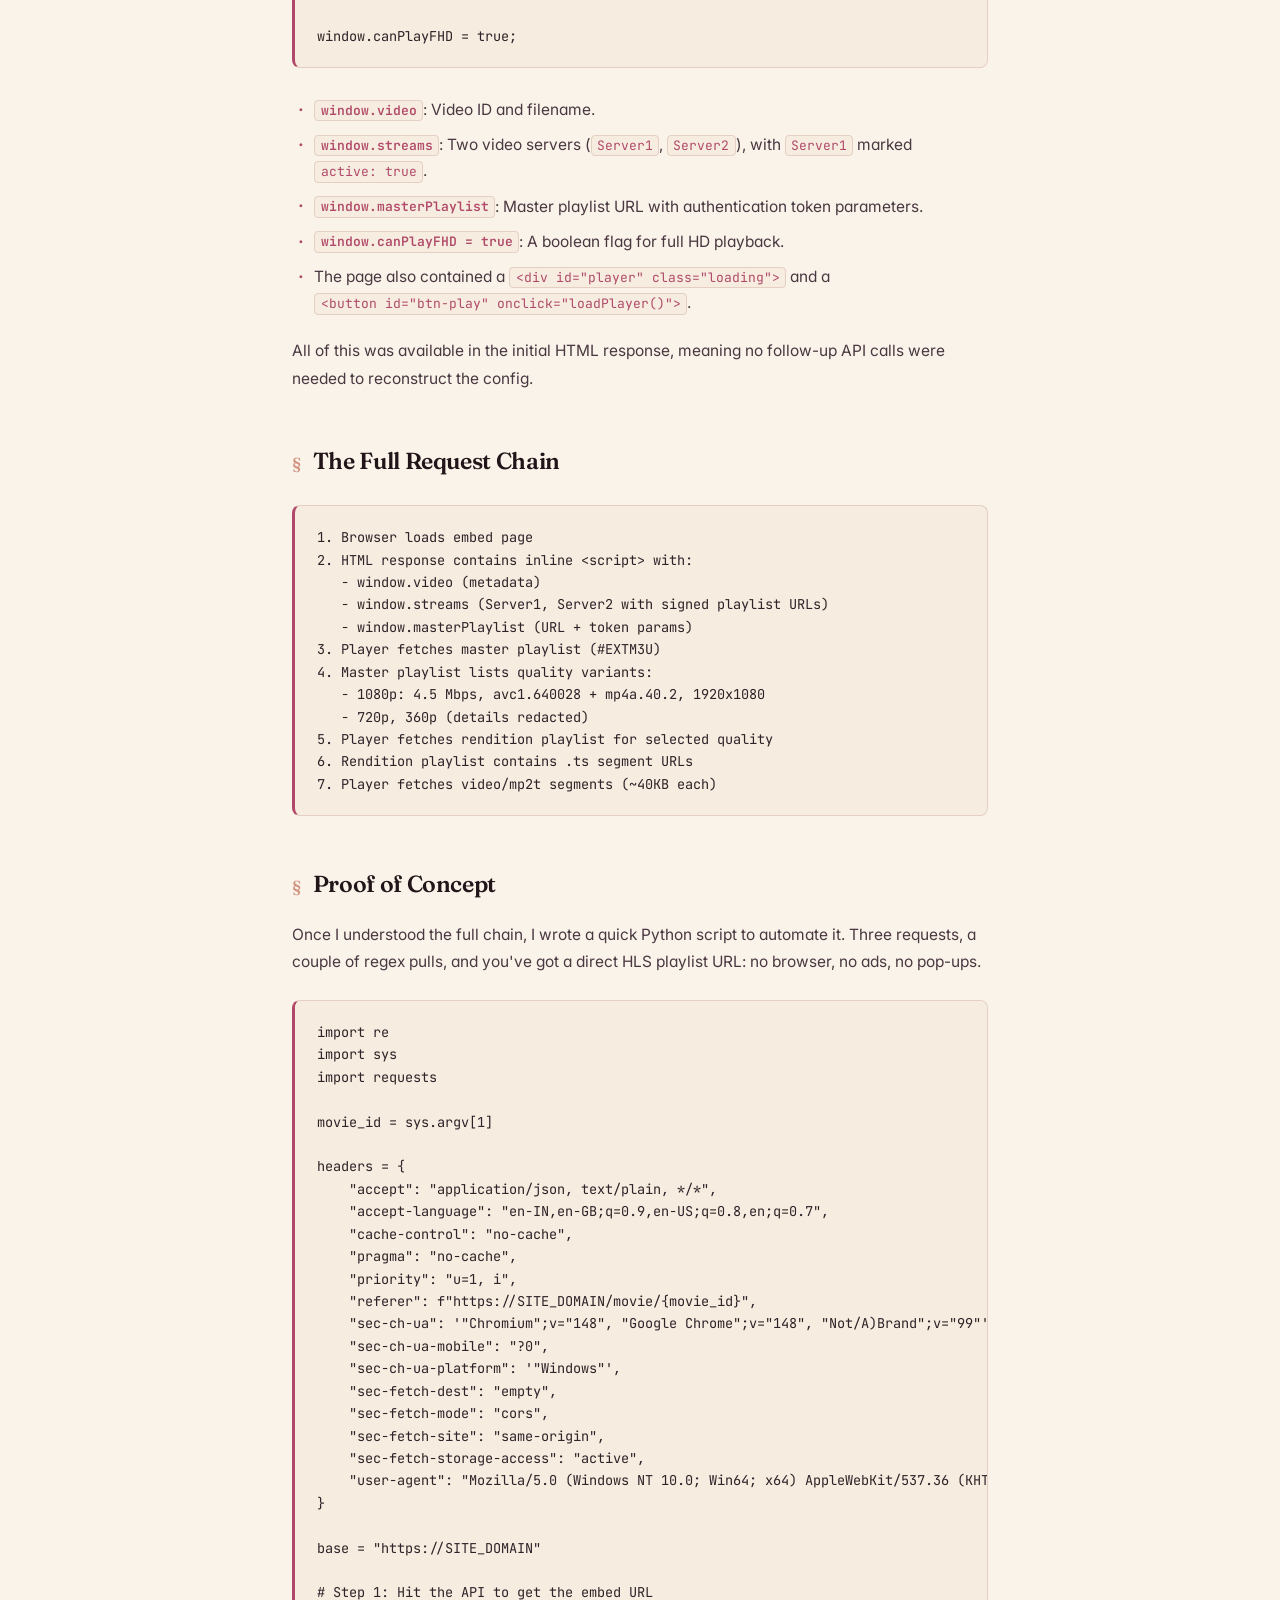
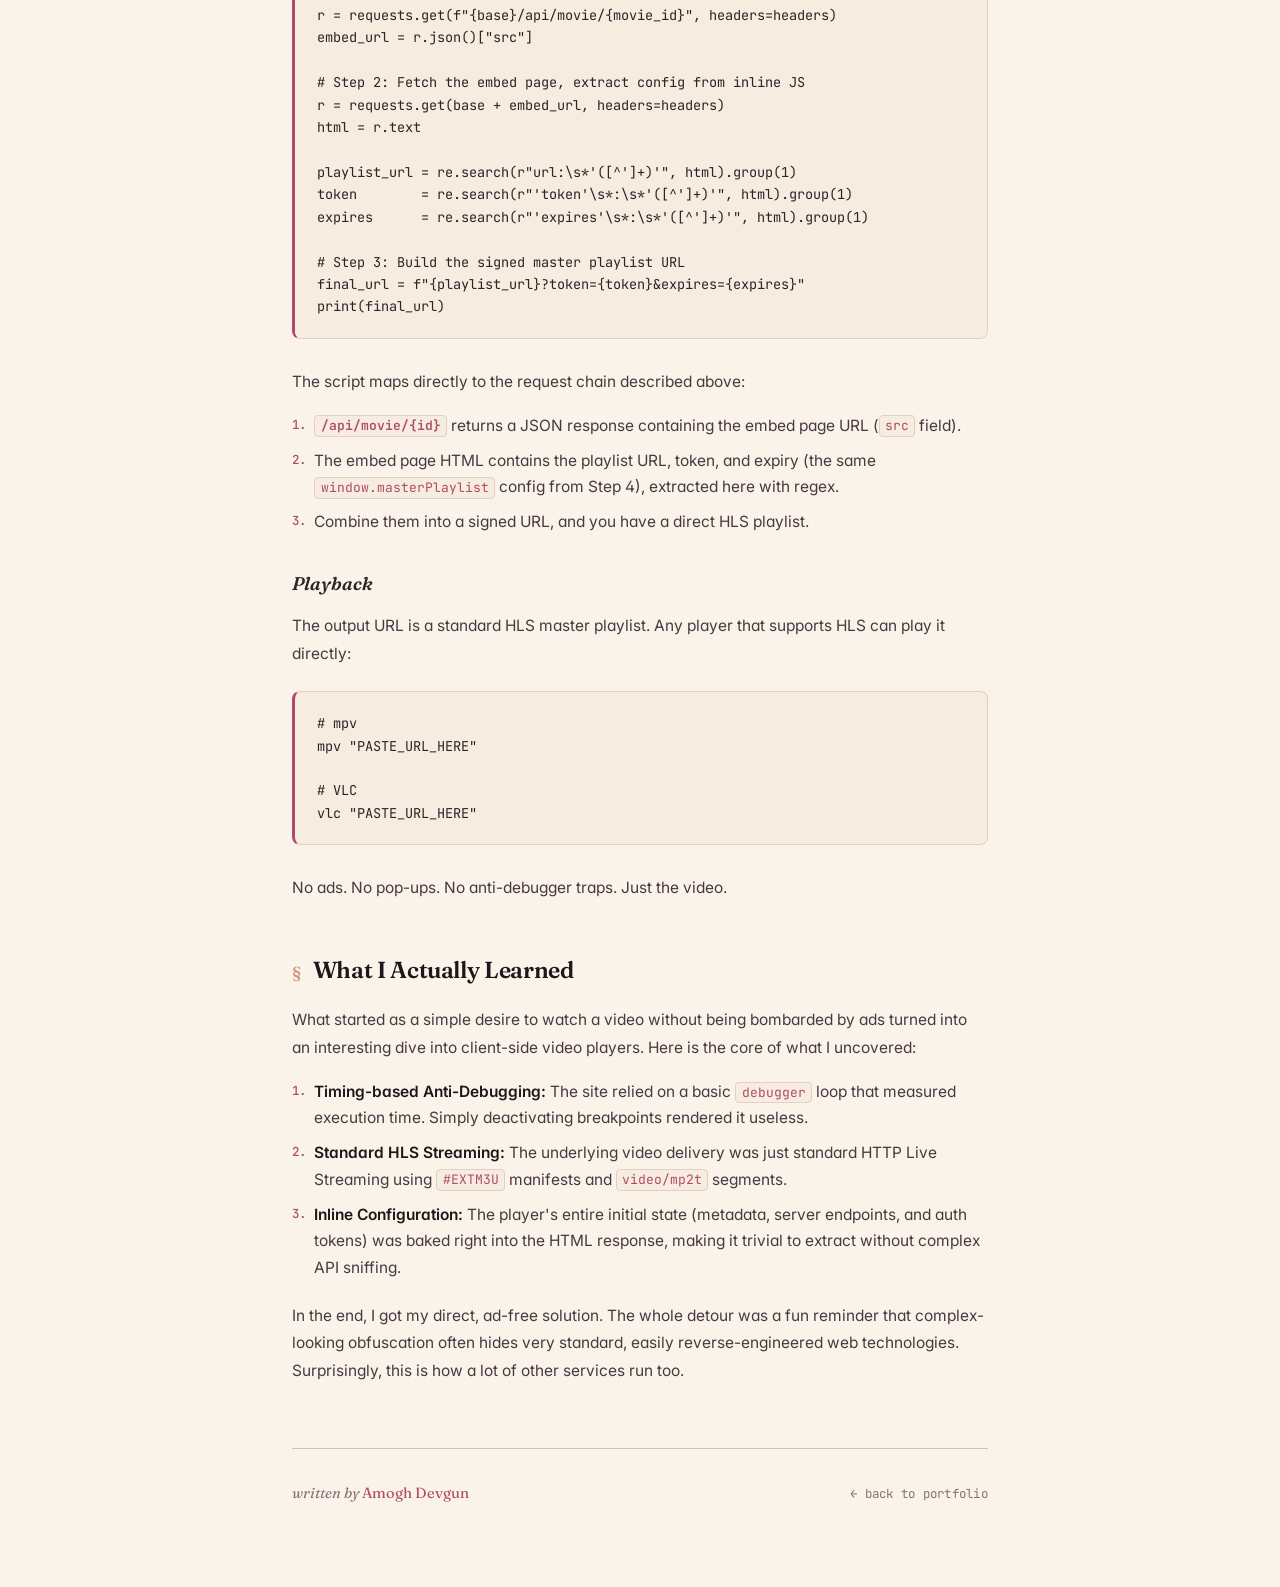
<file: writeups/streaming-site-re.html>
<!DOCTYPE html>
<html lang="en">
<head>
  <meta charset="UTF-8" />
  <meta name="viewport" content="width=device-width, initial-scale=1.0" />
  <title>Reverse-Engineering a Sketchy Streaming Site's Video Pipeline - Amogh Devgun</title>
  <meta name="description" content="How I reverse-engineered a streaming site's HLS video pipeline: anti-debug bypass, manifest extraction, and a Python PoC." />
  <link rel="preconnect" href="https://fonts.googleapis.com">
  <link rel="preconnect" href="https://fonts.gstatic.com" crossorigin>
  <link href="https://fonts.googleapis.com/css2?family=Fraunces:ital,opsz,wght@0,9..144,400;0,9..144,600;0,9..144,700;1,9..144,400&family=Inter:wght@400;500;600&family=JetBrains+Mono:wght@400;500&display=swap" rel="stylesheet">
  <link rel="stylesheet" href="style.css" />
</head>
<body>

  <nav>
    <a class="nav-back" href="../index.html#blog">&larr; <em>Amogh Devgun</em></a>
    <div class="nav-crumb">Writeups <span class="sep">/</span> Reverse Engineering</div>
  </nav>

  <main>
    <article>
      <header class="writeup-header">
        <div class="writeup-eyebrow">Reverse Engineering &middot; HLS &middot; Anti-Debug</div>
        <h1 class="writeup-title">I Got Annoyed by Ads on a "Free" Streaming Site (Aye aye captain!), So I Reverse-Engineered Its <em>Entire Video Pipeline</em></h1>
        <p class="writeup-deck">
          It had way too many ads and I just wanted a direct solution. What began as a quick look into an overly aggressive frontend ended with
          reverse engineering the player, bypassing anti-debugging logic, extracting
          the HLS manifest, and building a Python PoC.
        </p>
        <p style="margin-top:1.2rem; font-family:var(--font-sans); font-size:0.8rem; color:var(--muted); background:var(--surface); border:1px solid var(--border); border-left:3px solid var(--accent2); border-radius:6px; padding:0.75rem 1rem; max-width:640px; line-height:1.6;">
          <strong style="color:var(--ink);">Disclaimer:</strong> This post is purely a technical analysis of client-side web technologies: HLS streaming, JavaScript anti-debugging, and server architecture. I'm not linking to, naming, or endorsing any specific site. Everything discussed here uses standard web APIs fully visible in any browser's developer tools.
        </p>
      </header>

      <h2>Step 1: Why Does Opening DevTools Break the Page?</h2>
      <p>
        The instant I opened Chrome DevTools, the video page locked up. The Sources panel showed
        execution paused on a <code>debugger</code> statement inside a wall of obfuscated JavaScript.
      </p>

      <img src="../edited/0.1-relevant.png" alt="Obfuscated anti-debugging script with a debugger statement inside a timing loop" style="width:100%;border-radius:8px;border:1px solid var(--border);margin:1.5rem 0;" />

      <p>Here's what's visible in the code:</p>
      <ol>
        <li>A <code>check()</code> function runs on a recurring timer via <code>setTimeout(check, 0x6f)</code>.</li>
        <li>It records a timestamp <em>before</em> and <em>after</em> a <code>debugger</code> statement using <code>new Date()</code>.</li>
        <li>If the gap exceeds <code>minimalUserResponseInMiliseconds</code> (set to <code>0xde</code>), it hits a branch that calls into <code>document</code> and <code>self</code> (the exact action is obfuscated).</li>
        <li>If not, it nulls out the timestamps and loops again.</li>
      </ol>
      <p>The fix was trivial: comment out the debugger statement lol.</p>

      <h2>Step 2: Following the Bytes</h2>
      <p>
        With the debugger out of the way, I switched to the Network panel and hit play.
        Requests started rolling in: small, sequential chunks of binary data.
      </p>

      <img src="../edited/1-relevant.png" alt="Network panel showing a media segment request with response headers" style="width:100%;border-radius:8px;border:1px solid var(--border);margin:1.5rem 0;" />

      <p>What the response headers confirmed:</p>
      <ul>
        <li><strong>Content-Type: <code>video/mp2t</code></strong>: MPEG Transport Stream segments, confirming HLS streaming.</li>
        <li><strong>Content-Length: 40992</strong>: Small, uniform chunks fetched sequentially.</li>
        <li><strong>Accept-Ranges: bytes</strong>: The server supports byte-range requests.</li>
        <li><strong>Connection: keep-alive</strong>: Persistent connections for the segment fetch chain.</li>
        <li><strong>Request URL</strong>: A signed URL (redacted), with auth tokens baked into the query string.</li>
      </ul>

      <h2>Step 3: The Playlist</h2>
      <p>
        Knowing the segments were HLS, I looked for the manifest. It was right there in the
        Network panel: a standard <code>#EXTM3U</code> master playlist:
      </p>

      <img src="../edited/2-relevant.png" alt="HLS master playlist response showing stream variants" style="width:100%;border-radius:8px;border:1px solid var(--border);margin:1.5rem 0;" />

      <p>What the playlist contained:</p>
      <ul>
        <li><strong><code>#EXT-X-STREAM-INF</code></strong> with <code>BANDWIDTH=4500000</code>, <code>CODECS="avc1.640028,mp4a.40.2"</code>, <code>RESOLUTION=1920x1080</code> (a 1080p variant with H.264 video and AAC audio).</li>
        <li>Two additional redacted entries for <strong>720p</strong> and <strong>360p</strong> variants.</li>
        <li>Each variant points to a separate rendition playlist URL (redacted).</li>
      </ul>
      <p>Standard HLS hierarchy: master playlist, rendition playlists, <code>.ts</code> segments.</p>

      <h2>Step 4: Where Does It All Come From?</h2>
      <p>
        The last question: how does the player get the playlist URL? I inspected the initial
        page HTML and found the answer. Everything was injected inline via <code>&lt;script&gt;</code> tags:
      </p>

      <img src="../edited/3-relevant.png" alt="Page source showing inline JavaScript configuration objects" style="width:100%;border-radius:8px;border:1px solid var(--border);margin:1.5rem 0;" />

      <div class="code-block"><code>window.video = {
    id: /* redacted */,
    filename: '',
};

window.streams = [{
    "name": "Server1",
    "active": true,
    /* playlist URL redacted */
}, {
    "name": "Server2",
    /* playlist URL redacted */
}];

window.masterPlaylist = {
    params: {
        /* token params redacted */
    },
    /* master playlist URL redacted */
};

window.canPlayFHD = true;</code></div>

      <ul>
        <li><strong><code>window.video</code></strong>: Video ID and filename.</li>
        <li><strong><code>window.streams</code></strong>: Two video servers (<code>Server1</code>, <code>Server2</code>), with <code>Server1</code> marked <code>active: true</code>.</li>
        <li><strong><code>window.masterPlaylist</code></strong>: Master playlist URL with authentication token parameters.</li>
        <li><strong><code>window.canPlayFHD = true</code></strong>: A boolean flag for full HD playback.</li>
        <li>The page also contained a <code>&lt;div id="player" class="loading"&gt;</code> and a <code>&lt;button id="btn-play" onclick="loadPlayer()"&gt;</code>.</li>
      </ul>
      <p>All of this was available in the initial HTML response, meaning no follow-up API calls were needed to reconstruct the config.</p>

      <h2>The Full Request Chain</h2>
      <div class="code-block"><code>1. Browser loads embed page
2. HTML response contains inline &lt;script&gt; with:
   - window.video (metadata)
   - window.streams (Server1, Server2 with signed playlist URLs)
   - window.masterPlaylist (URL + token params)
3. Player fetches master playlist (#EXTM3U)
4. Master playlist lists quality variants:
   - 1080p: 4.5 Mbps, avc1.640028 + mp4a.40.2, 1920x1080
   - 720p, 360p (details redacted)
5. Player fetches rendition playlist for selected quality
6. Rendition playlist contains .ts segment URLs
7. Player fetches video/mp2t segments (~40KB each)</code></div>

      <h2>Proof of Concept</h2>
      <p>
        Once I understood the full chain, I wrote a quick Python script to automate it.
        Three requests, a couple of regex pulls, and you've got a direct HLS playlist URL:
        no browser, no ads, no pop-ups.
      </p>

      <div class="code-block"><code>import re
import sys
import requests

movie_id = sys.argv[1]

headers = {
    "accept": "application/json, text/plain, */*",
    "accept-language": "en-IN,en-GB;q=0.9,en-US;q=0.8,en;q=0.7",
    "cache-control": "no-cache",
    "pragma": "no-cache",
    "priority": "u=1, i",
    "referer": f"https://SITE_DOMAIN/movie/{movie_id}",
    "sec-ch-ua": '"Chromium";v="148", "Google Chrome";v="148", "Not/A)Brand";v="99"',
    "sec-ch-ua-mobile": "?0",
    "sec-ch-ua-platform": '"Windows"',
    "sec-fetch-dest": "empty",
    "sec-fetch-mode": "cors",
    "sec-fetch-site": "same-origin",
    "sec-fetch-storage-access": "active",
    "user-agent": "Mozilla/5.0 (Windows NT 10.0; Win64; x64) AppleWebKit/537.36 (KHTML, like Gecko) Chrome/148.0.0.0 Safari/537.36",
}

base = "https://SITE_DOMAIN"

# Step 1: Hit the API to get the embed URL
r = requests.get(f"{base}/api/movie/{movie_id}", headers=headers)
embed_url = r.json()["src"]

# Step 2: Fetch the embed page, extract config from inline JS
r = requests.get(base + embed_url, headers=headers)
html = r.text

playlist_url = re.search(r"url:\s*'([^']+)'", html).group(1)
token        = re.search(r"'token'\s*:\s*'([^']+)'", html).group(1)
expires      = re.search(r"'expires'\s*:\s*'([^']+)'", html).group(1)

# Step 3: Build the signed master playlist URL
final_url = f"{playlist_url}?token={token}&amp;expires={expires}"
print(final_url)</code></div>

      <p>The script maps directly to the request chain described above:</p>
      <ol>
        <li><strong><code>/api/movie/{id}</code></strong> returns a JSON response containing the embed page URL (<code>src</code> field).</li>
        <li>The embed page HTML contains the playlist URL, token, and expiry (the same <code>window.masterPlaylist</code> config from Step 4), extracted here with regex.</li>
        <li>Combine them into a signed URL, and you have a direct HLS playlist.</li>
      </ol>

      <h3>Playback</h3>
      <p>The output URL is a standard HLS master playlist. Any player that supports HLS can play it directly:</p>
      <div class="code-block"><code># mpv
mpv "PASTE_URL_HERE"

# VLC
vlc "PASTE_URL_HERE"</code></div>
      <p>No ads. No pop-ups. No anti-debugger traps. Just the video.</p>

      <h2>What I Actually Learned</h2>
      <p>
        What started as a simple desire to watch a video without being bombarded by ads turned into an interesting dive into client-side video players. Here is the core of what I uncovered:
      </p>
      <ol>
        <li><strong>Timing-based Anti-Debugging:</strong> The site relied on a basic <code>debugger</code> loop that measured execution time. Simply deactivating breakpoints rendered it useless.</li>
        <li><strong>Standard HLS Streaming:</strong> The underlying video delivery was just standard HTTP Live Streaming using <code>#EXTM3U</code> manifests and <code>video/mp2t</code> segments.</li>
        <li><strong>Inline Configuration:</strong> The player's entire initial state (metadata, server endpoints, and auth tokens) was baked right into the HTML response, making it trivial to extract without complex API sniffing.</li>
      </ol>
      <p>
        In the end, I got my direct, ad-free solution. The whole detour was a fun reminder that complex-looking obfuscation often hides very standard, easily reverse-engineered web technologies. Surprisingly, this is how a lot of other services run too.
      </p>

    </article>

    <footer class="writeup-footer">
      <span class="writeup-byline">written by <em>Amogh Devgun</em></span>
      <a class="writeup-back-link" href="../index.html#blog">&larr; back to portfolio</a>
    </footer>
  </main>

</body>
</html>
</file>
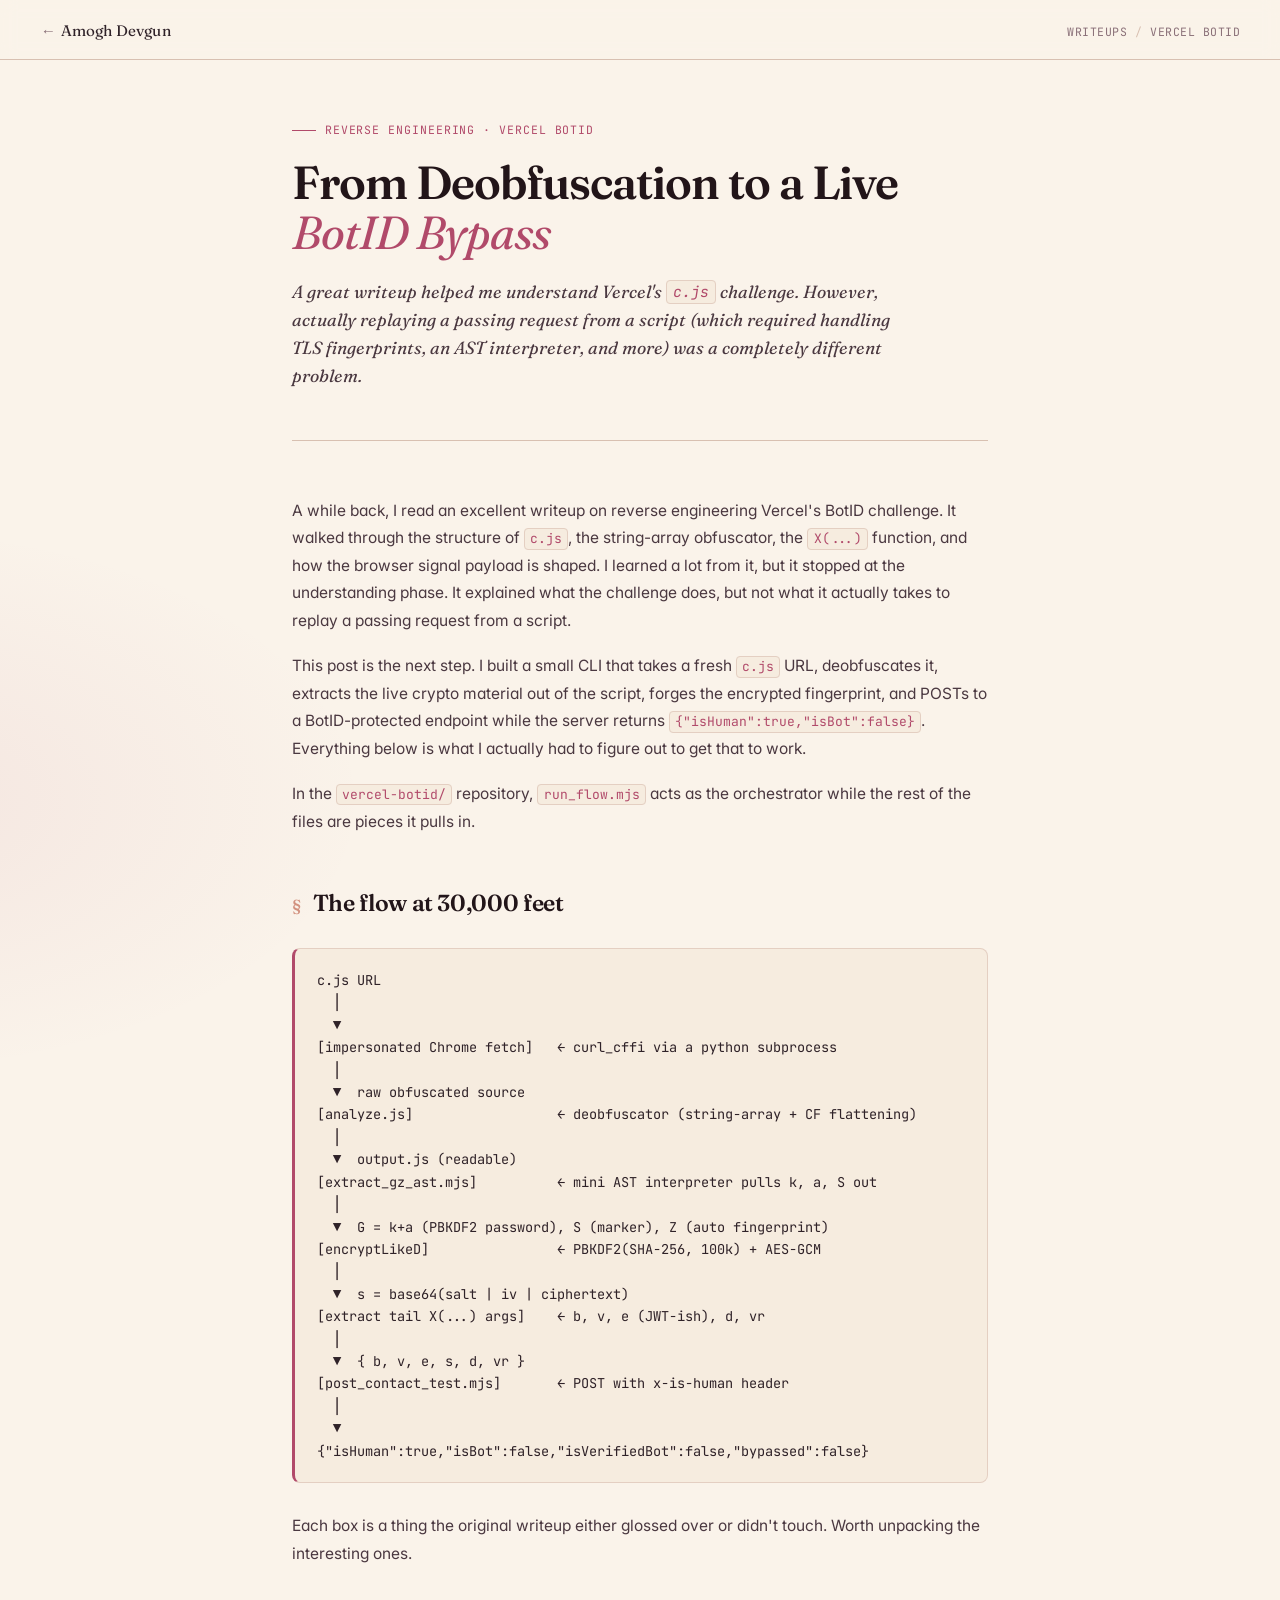
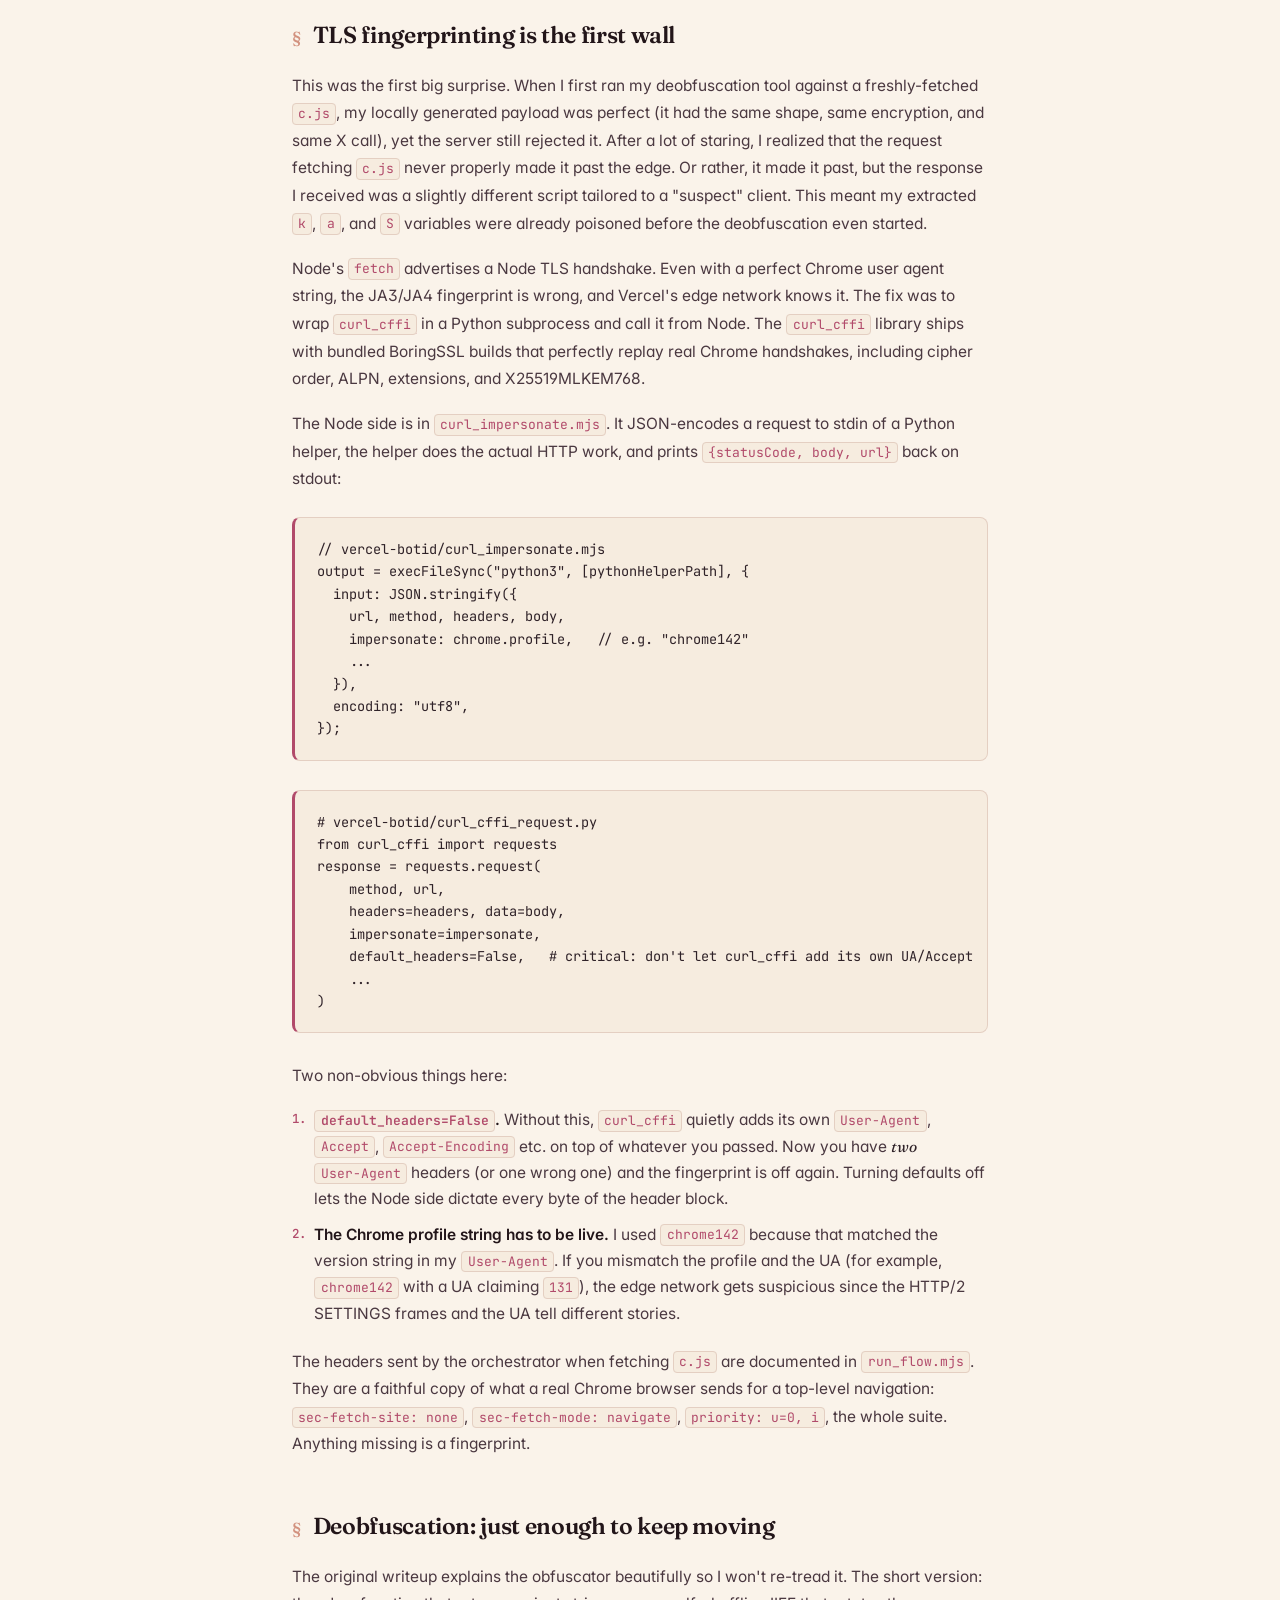
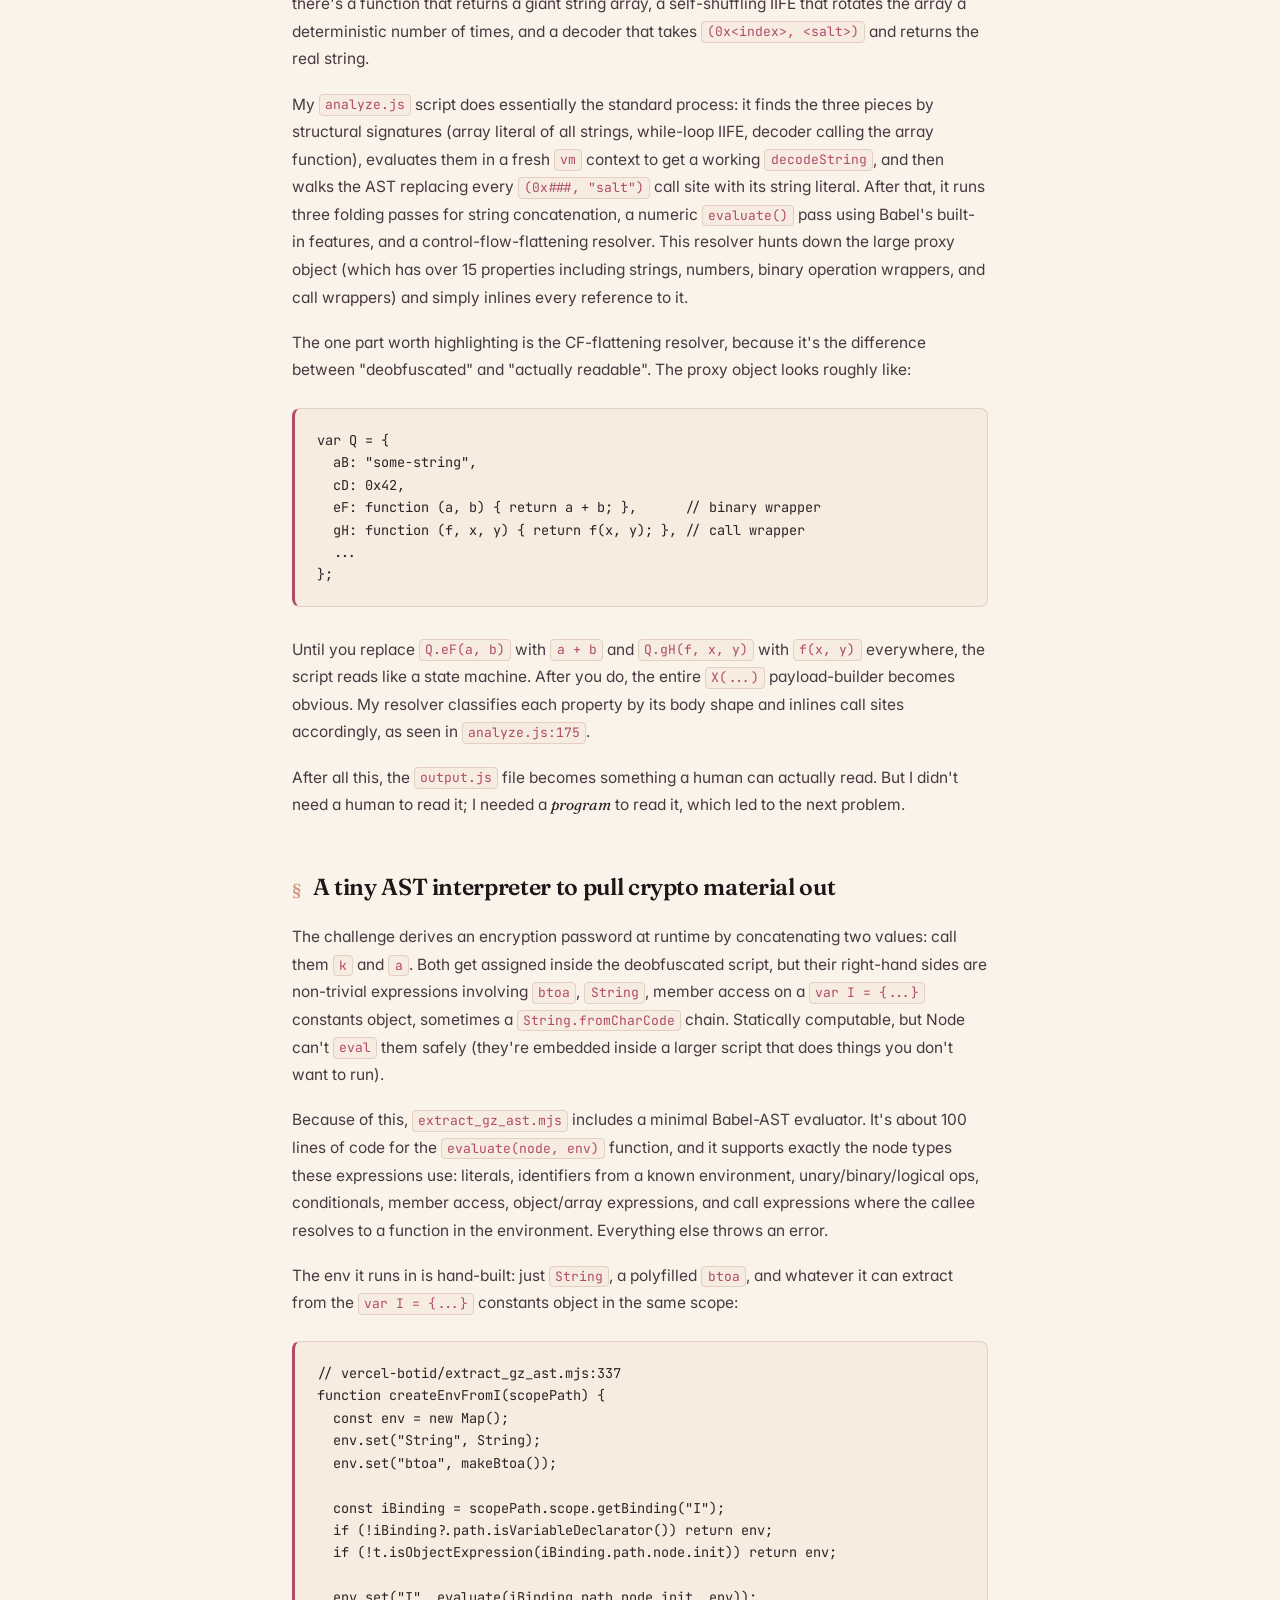
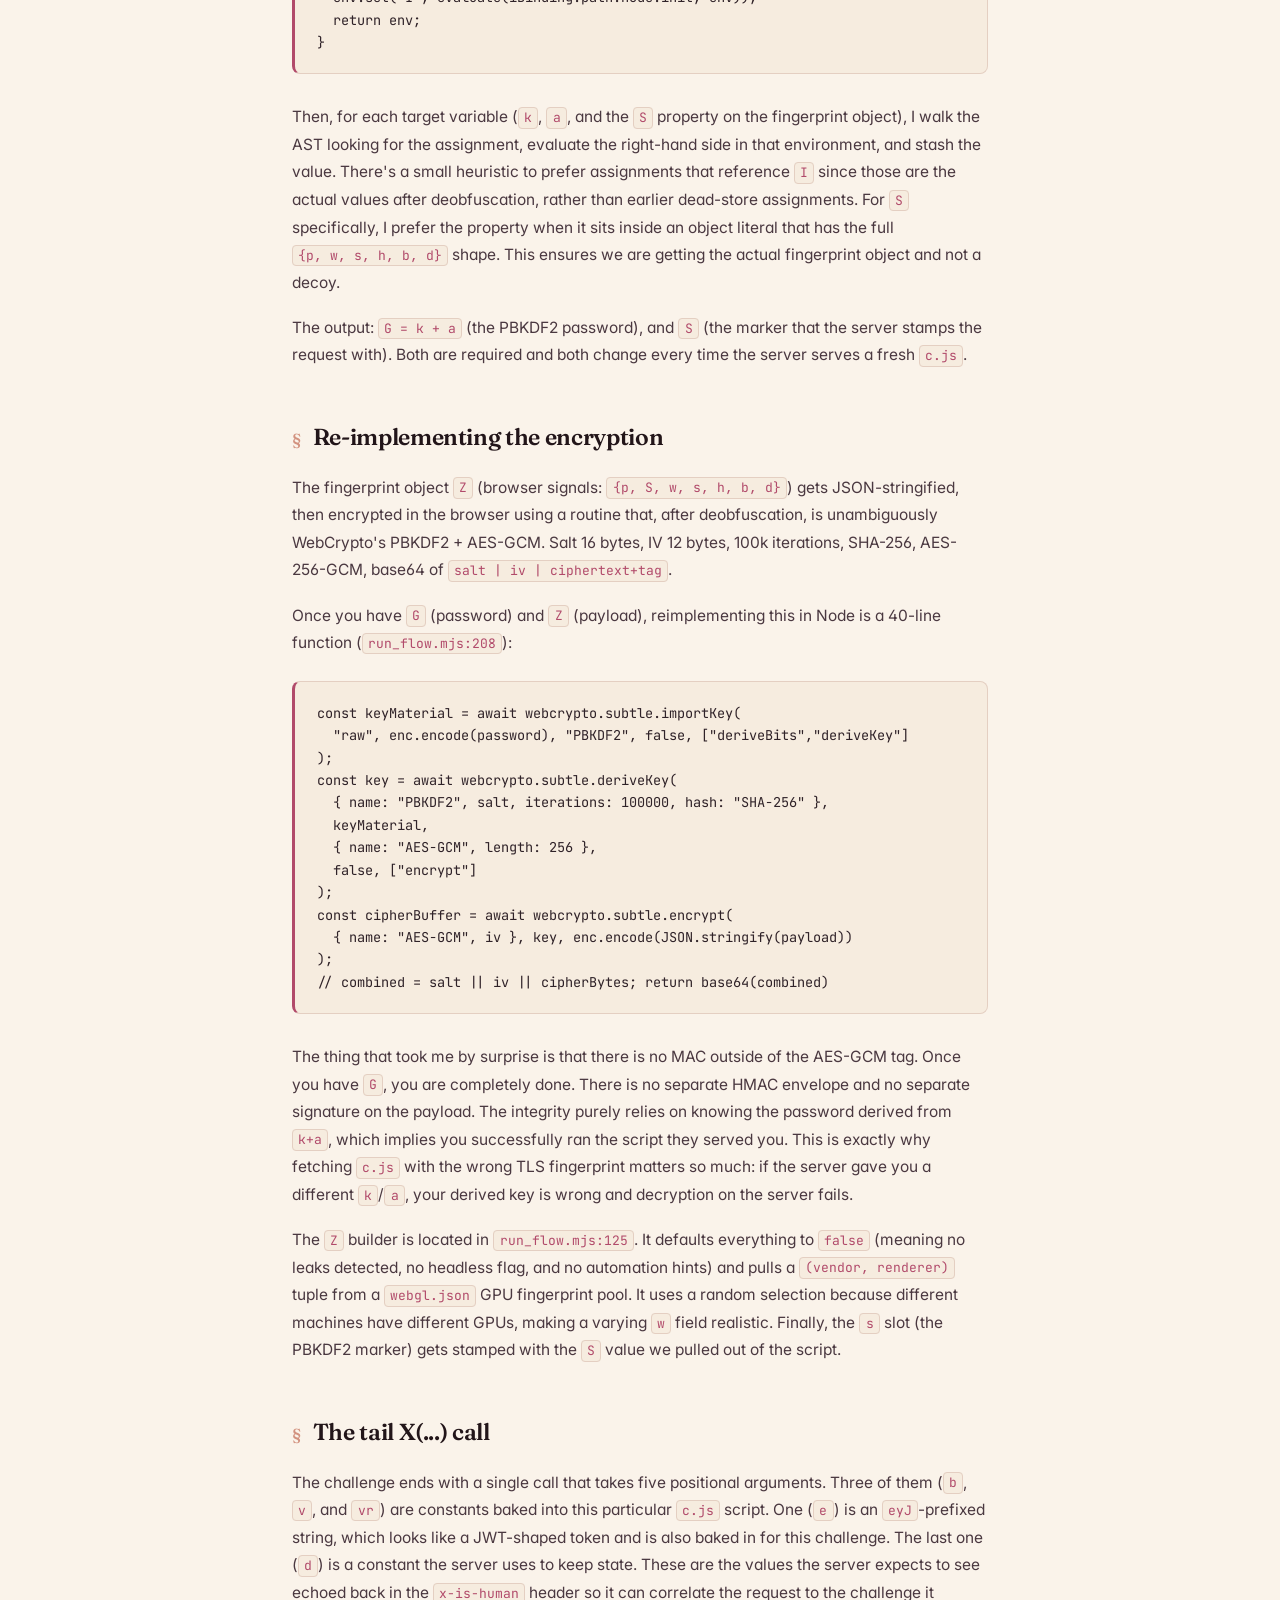
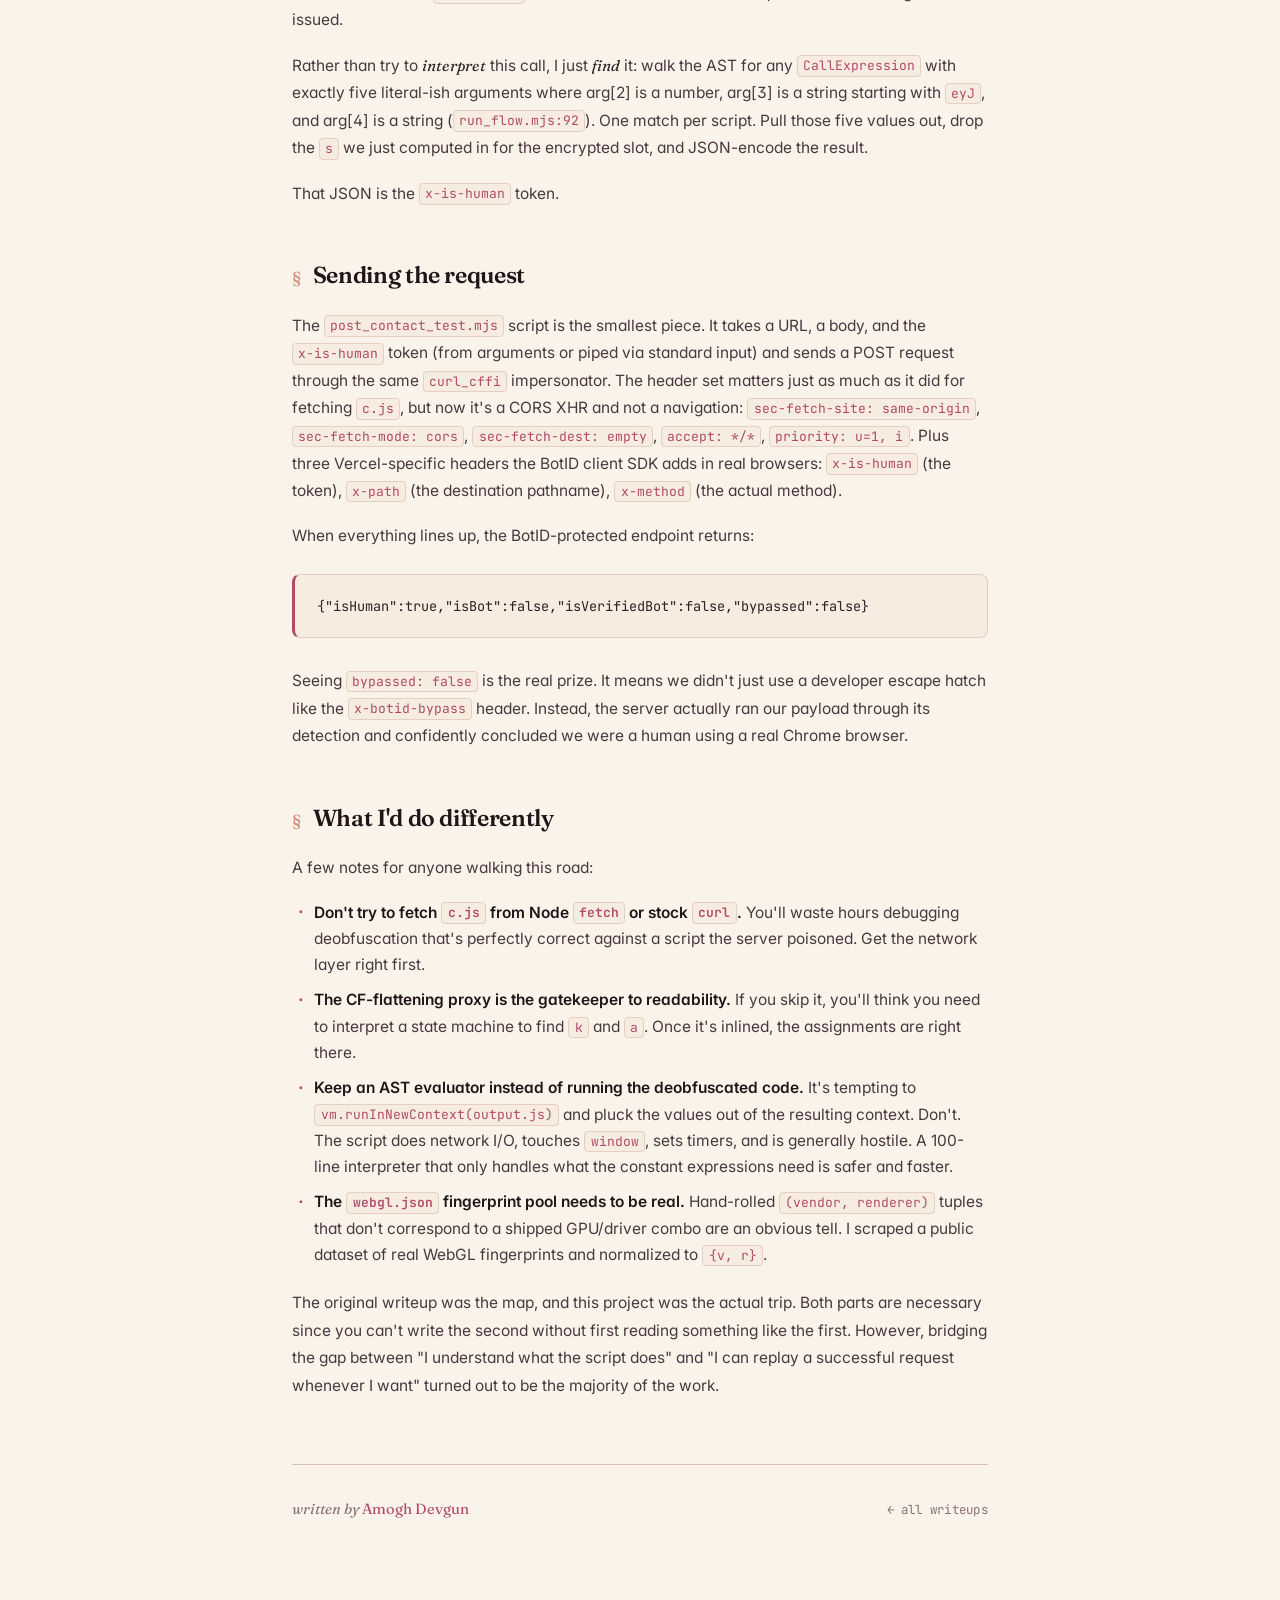
<file: writeups/vercel-botid-bypass.html>
<!DOCTYPE html>
<html lang="en">
<head>
  <meta charset="UTF-8" />
  <meta name="viewport" content="width=device-width, initial-scale=1.0" />
  <title>From Deobfuscation to a Live BotID Bypass - Amogh Devgun</title>
  <link rel="preconnect" href="https://fonts.googleapis.com">
  <link rel="preconnect" href="https://fonts.gstatic.com" crossorigin>
  <link href="https://fonts.googleapis.com/css2?family=Fraunces:ital,opsz,wght@0,9..144,400;0,9..144,600;0,9..144,700;1,9..144,400&family=Inter:wght@400;500;600&family=JetBrains+Mono:wght@400;500&display=swap" rel="stylesheet">
  <link rel="stylesheet" href="style.css" />
</head>
<body>

  <nav>
    <a class="nav-back" href="../index.html#blog">&larr; <em>Amogh Devgun</em></a>
    <div class="nav-crumb">
      <a href="index.html">Writeups</a><span class="sep">/</span>Vercel BotID
    </div>
  </nav>

  <main>
    <article>
      <header class="writeup-header">
        <div class="writeup-eyebrow">Reverse Engineering &middot; Vercel BotID</div>
        <h1 class="writeup-title">From Deobfuscation to a Live <em>BotID Bypass</em></h1>
        <p class="writeup-deck">
          A great writeup helped me understand Vercel's <code class="code">c.js</code> challenge. However, actually replaying a passing request from a script (which required handling TLS fingerprints, an AST interpreter, and more) was a completely different problem.
        </p>
      </header>

      <p>
        A while back, I read an excellent writeup on reverse engineering Vercel's BotID challenge. It walked through the structure of <code class="code">c.js</code>, the string-array obfuscator, the <code class="code">X(...)</code> function, and how the browser signal payload is shaped. I learned a lot from it, but it stopped at the understanding phase. It explained what the challenge does, but not what it actually takes to replay a passing request from a script.
      </p>

      <p>
        This post is the next step. I built a small CLI that takes a fresh <code class="code">c.js</code> URL, deobfuscates it, extracts the live crypto material out of the script, forges the encrypted fingerprint, and POSTs to a BotID-protected endpoint while the server returns <code class="code">{"isHuman":true,"isBot":false}</code>. Everything below is what I actually had to figure out to get that to work.
      </p>

      <p>
        In the <code class="code">vercel-botid/</code> repository, <code class="code">run_flow.mjs</code> acts as the orchestrator while the rest of the files are pieces it pulls in.
      </p>

      <h2>The flow at 30,000 feet</h2>

<pre class="code-block"><code>c.js URL
  │
  ▼
[impersonated Chrome fetch]   ← curl_cffi via a python subprocess
  │
  ▼  raw obfuscated source
[analyze.js]                  ← deobfuscator (string-array + CF flattening)
  │
  ▼  output.js (readable)
[extract_gz_ast.mjs]          ← mini AST interpreter pulls k, a, S out
  │
  ▼  G = k+a (PBKDF2 password), S (marker), Z (auto fingerprint)
[encryptLikeD]                ← PBKDF2(SHA-256, 100k) + AES-GCM
  │
  ▼  s = base64(salt | iv | ciphertext)
[extract tail X(...) args]    ← b, v, e (JWT-ish), d, vr
  │
  ▼  { b, v, e, s, d, vr }
[post_contact_test.mjs]       ← POST with x-is-human header
  │
  ▼
{"isHuman":true,"isBot":false,"isVerifiedBot":false,"bypassed":false}</code></pre>

      <p>Each box is a thing the original writeup either glossed over or didn't touch. Worth unpacking the interesting ones.</p>

      <h2>TLS fingerprinting is the first wall</h2>

      <p>
        This was the first big surprise. When I first ran my deobfuscation tool against a freshly-fetched <code class="code">c.js</code>, my locally generated payload was perfect (it had the same shape, same encryption, and same X call), yet the server still rejected it. After a lot of staring, I realized that the request fetching <code class="code">c.js</code> never properly made it past the edge. Or rather, it made it past, but the response I received was a slightly different script tailored to a "suspect" client. This meant my extracted <code class="code">k</code>, <code class="code">a</code>, and <code class="code">S</code> variables were already poisoned before the deobfuscation even started.
      </p>

      <p>
        Node's <code class="code">fetch</code> advertises a Node TLS handshake. Even with a perfect Chrome user agent string, the JA3/JA4 fingerprint is wrong, and Vercel's edge network knows it. The fix was to wrap <a href="https://github.com/lexiforest/curl_cffi" target="_blank" rel="noopener"><code class="code">curl_cffi</code></a> in a Python subprocess and call it from Node. The <code class="code">curl_cffi</code> library ships with bundled BoringSSL builds that perfectly replay real Chrome handshakes, including cipher order, ALPN, extensions, and X25519MLKEM768.
      </p>

      <p>
        The Node side is in <code class="code">curl_impersonate.mjs</code>. It JSON-encodes a request to stdin of a Python helper, the helper does the actual HTTP work, and prints <code class="code">{statusCode, body, url}</code> back on stdout:
      </p>

<pre class="code-block"><code>// vercel-botid/curl_impersonate.mjs
output = execFileSync("python3", [pythonHelperPath], {
  input: JSON.stringify({
    url, method, headers, body,
    impersonate: chrome.profile,   // e.g. "chrome142"
    ...
  }),
  encoding: "utf8",
});</code></pre>

<pre class="code-block"><code># vercel-botid/curl_cffi_request.py
from curl_cffi import requests
response = requests.request(
    method, url,
    headers=headers, data=body,
    impersonate=impersonate,
    default_headers=False,   # critical: don't let curl_cffi add its own UA/Accept
    ...
)</code></pre>

      <p>Two non-obvious things here:</p>
      <ol>
        <li><strong><code class="code">default_headers=False</code>.</strong> Without this, <code class="code">curl_cffi</code> quietly adds its own <code class="code">User-Agent</code>, <code class="code">Accept</code>, <code class="code">Accept-Encoding</code> etc. on top of whatever you passed. Now you have <em>two</em> <code class="code">User-Agent</code> headers (or one wrong one) and the fingerprint is off again. Turning defaults off lets the Node side dictate every byte of the header block.</li>
        <li><strong>The Chrome profile string has to be live.</strong> I used <code class="code">chrome142</code> because that matched the version string in my <code class="code">User-Agent</code>. If you mismatch the profile and the UA (for example, <code class="code">chrome142</code> with a UA claiming <code class="code">131</code>), the edge network gets suspicious since the HTTP/2 SETTINGS frames and the UA tell different stories.</li>
      </ol>

      <p>
        The headers sent by the orchestrator when fetching <code class="code">c.js</code> are documented in <code class="code">run_flow.mjs</code>. They are a faithful copy of what a real Chrome browser sends for a top-level navigation: <code class="code">sec-fetch-site: none</code>, <code class="code">sec-fetch-mode: navigate</code>, <code class="code">priority: u=0, i</code>, the whole suite. Anything missing is a fingerprint.
      </p>

      <h2>Deobfuscation: just enough to keep moving</h2>

      <p>
        The original writeup explains the obfuscator beautifully so I won't re-tread it. The short version: there's a function that returns a giant string array, a self-shuffling IIFE that rotates the array a deterministic number of times, and a decoder that takes <code class="code">(0x&lt;index&gt;, &lt;salt&gt;)</code> and returns the real string.
      </p>

      <p>
        My <code class="code">analyze.js</code> script does essentially the standard process: it finds the three pieces by structural signatures (array literal of all strings, while-loop IIFE, decoder calling the array function), evaluates them in a fresh <code class="code">vm</code> context to get a working <code class="code">decodeString</code>, and then walks the AST replacing every <code class="code">(0x###, "salt")</code> call site with its string literal. After that, it runs three folding passes for string concatenation, a numeric <code class="code">evaluate()</code> pass using Babel's built-in features, and a control-flow-flattening resolver. This resolver hunts down the large proxy object (which has over 15 properties including strings, numbers, binary operation wrappers, and call wrappers) and simply inlines every reference to it.
      </p>

      <p>
        The one part worth highlighting is the CF-flattening resolver, because it's the difference between "deobfuscated" and "actually readable". The proxy object looks roughly like:
      </p>

<pre class="code-block"><code>var Q = {
  aB: "some-string",
  cD: 0x42,
  eF: function (a, b) { return a + b; },      // binary wrapper
  gH: function (f, x, y) { return f(x, y); }, // call wrapper
  ...
};</code></pre>

      <p>
        Until you replace <code class="code">Q.eF(a, b)</code> with <code class="code">a + b</code> and <code class="code">Q.gH(f, x, y)</code> with <code class="code">f(x, y)</code> everywhere, the script reads like a state machine. After you do, the entire <code class="code">X(...)</code> payload-builder becomes obvious. My resolver classifies each property by its body shape and inlines call sites accordingly, as seen in <code class="code">analyze.js:175</code>.
      </p>

      <p>
        After all this, the <code class="code">output.js</code> file becomes something a human can actually read. But I didn't need a human to read it; I needed a <em>program</em> to read it, which led to the next problem.
      </p>

      <h2>A tiny AST interpreter to pull crypto material out</h2>

      <p>
        The challenge derives an encryption password at runtime by concatenating two values: call them <code class="code">k</code> and <code class="code">a</code>. Both get assigned inside the deobfuscated script, but their right-hand sides are non-trivial expressions involving <code class="code">btoa</code>, <code class="code">String</code>, member access on a <code class="code">var I = {...}</code> constants object, sometimes a <code class="code">String.fromCharCode</code> chain. Statically computable, but Node can't <code class="code">eval</code> them safely (they're embedded inside a larger script that does things you don't want to run).
      </p>

      <p>
        Because of this, <code class="code">extract_gz_ast.mjs</code> includes a minimal Babel-AST evaluator. It's about 100 lines of code for the <code class="code">evaluate(node, env)</code> function, and it supports exactly the node types these expressions use: literals, identifiers from a known environment, unary/binary/logical ops, conditionals, member access, object/array expressions, and call expressions where the callee resolves to a function in the environment. Everything else throws an error.
      </p>

      <p>
        The env it runs in is hand-built: just <code class="code">String</code>, a polyfilled <code class="code">btoa</code>, and whatever it can extract from the <code class="code">var I = {...}</code> constants object in the same scope:
      </p>

<pre class="code-block"><code>// vercel-botid/extract_gz_ast.mjs:337
function createEnvFromI(scopePath) {
  const env = new Map();
  env.set("String", String);
  env.set("btoa", makeBtoa());

  const iBinding = scopePath.scope.getBinding("I");
  if (!iBinding?.path.isVariableDeclarator()) return env;
  if (!t.isObjectExpression(iBinding.path.node.init)) return env;

  env.set("I", evaluate(iBinding.path.node.init, env));
  return env;
}</code></pre>

      <p>
        Then, for each target variable (<code class="code">k</code>, <code class="code">a</code>, and the <code class="code">S</code> property on the fingerprint object), I walk the AST looking for the assignment, evaluate the right-hand side in that environment, and stash the value. There's a small heuristic to prefer assignments that reference <code class="code">I</code> since those are the actual values after deobfuscation, rather than earlier dead-store assignments. For <code class="code">S</code> specifically, I prefer the property when it sits inside an object literal that has the full <code class="code">{p, w, s, h, b, d}</code> shape. This ensures we are getting the actual fingerprint object and not a decoy.
      </p>

      <p>
        The output: <code class="code">G = k + a</code> (the PBKDF2 password), and <code class="code">S</code> (the marker that the server stamps the request with). Both are required and both change every time the server serves a fresh <code class="code">c.js</code>.
      </p>

      <h2>Re-implementing the encryption</h2>

      <p>
        The fingerprint object <code class="code">Z</code> (browser signals: <code class="code">{p, S, w, s, h, b, d}</code>) gets JSON-stringified, then encrypted in the browser using a routine that, after deobfuscation, is unambiguously WebCrypto's PBKDF2 + AES-GCM. Salt 16 bytes, IV 12 bytes, 100k iterations, SHA-256, AES-256-GCM, base64 of <code class="code">salt | iv | ciphertext+tag</code>.
      </p>

      <p>
        Once you have <code class="code">G</code> (password) and <code class="code">Z</code> (payload), reimplementing this in Node is a 40-line function (<code class="code">run_flow.mjs:208</code>):
      </p>

<pre class="code-block"><code>const keyMaterial = await webcrypto.subtle.importKey(
  "raw", enc.encode(password), "PBKDF2", false, ["deriveBits","deriveKey"]
);
const key = await webcrypto.subtle.deriveKey(
  { name: "PBKDF2", salt, iterations: 100000, hash: "SHA-256" },
  keyMaterial,
  { name: "AES-GCM", length: 256 },
  false, ["encrypt"]
);
const cipherBuffer = await webcrypto.subtle.encrypt(
  { name: "AES-GCM", iv }, key, enc.encode(JSON.stringify(payload))
);
// combined = salt || iv || cipherBytes; return base64(combined)</code></pre>

      <p>
        The thing that took me by surprise is that there is no MAC outside of the AES-GCM tag. Once you have <code class="code">G</code>, you are completely done. There is no separate HMAC envelope and no separate signature on the payload. The integrity purely relies on knowing the password derived from <code class="code">k+a</code>, which implies you successfully ran the script they served you. This is exactly why fetching <code class="code">c.js</code> with the wrong TLS fingerprint matters so much: if the server gave you a different <code class="code">k</code>/<code class="code">a</code>, your derived key is wrong and decryption on the server fails.
      </p>

      <p>
        The <code class="code">Z</code> builder is located in <code class="code">run_flow.mjs:125</code>. It defaults everything to <code class="code">false</code> (meaning no leaks detected, no headless flag, and no automation hints) and pulls a <code class="code">(vendor, renderer)</code> tuple from a <code class="code">webgl.json</code> GPU fingerprint pool. It uses a random selection because different machines have different GPUs, making a varying <code class="code">w</code> field realistic. Finally, the <code class="code">s</code> slot (the PBKDF2 marker) gets stamped with the <code class="code">S</code> value we pulled out of the script.
      </p>

      <h2>The tail X(...) call</h2>

      <p>
        The challenge ends with a single call that takes five positional arguments. Three of them (<code class="code">b</code>, <code class="code">v</code>, and <code class="code">vr</code>) are constants baked into this particular <code class="code">c.js</code> script. One (<code class="code">e</code>) is an <code class="code">eyJ</code>-prefixed string, which looks like a JWT-shaped token and is also baked in for this challenge. The last one (<code class="code">d</code>) is a constant the server uses to keep state. These are the values the server expects to see echoed back in the <code class="code">x-is-human</code> header so it can correlate the request to the challenge it issued.
      </p>

      <p>
        Rather than try to <em>interpret</em> this call, I just <em>find</em> it: walk the AST for any <code class="code">CallExpression</code> with exactly five literal-ish arguments where arg[2] is a number, arg[3] is a string starting with <code class="code">eyJ</code>, and arg[4] is a string (<code class="code">run_flow.mjs:92</code>). One match per script. Pull those five values out, drop the <code class="code">s</code> we just computed in for the encrypted slot, and JSON-encode the result.
      </p>

      <p>That JSON is the <code class="code">x-is-human</code> token.</p>

      <h2>Sending the request</h2>

      <p>
        The <code class="code">post_contact_test.mjs</code> script is the smallest piece. It takes a URL, a body, and the <code class="code">x-is-human</code> token (from arguments or piped via standard input) and sends a POST request through the same <code class="code">curl_cffi</code> impersonator. The header set matters just as much as it did for fetching <code class="code">c.js</code>, but now it's a CORS XHR and not a navigation: <code class="code">sec-fetch-site: same-origin</code>, <code class="code">sec-fetch-mode: cors</code>, <code class="code">sec-fetch-dest: empty</code>, <code class="code">accept: */*</code>, <code class="code">priority: u=1, i</code>. Plus three Vercel-specific headers the BotID client SDK adds in real browsers: <code class="code">x-is-human</code> (the token), <code class="code">x-path</code> (the destination pathname), <code class="code">x-method</code> (the actual method).
      </p>

      <p>When everything lines up, the BotID-protected endpoint returns:</p>

<pre class="code-block"><code>{"isHuman":true,"isBot":false,"isVerifiedBot":false,"bypassed":false}</code></pre>

      <p>
        Seeing <code class="code">bypassed: false</code> is the real prize. It means we didn't just use a developer escape hatch like the <code class="code">x-botid-bypass</code> header. Instead, the server actually ran our payload through its detection and confidently concluded we were a human using a real Chrome browser.
      </p>

      <h2>What I'd do differently</h2>

      <p>A few notes for anyone walking this road:</p>

      <ul>
        <li><strong>Don't try to fetch <code class="code">c.js</code> from Node <code class="code">fetch</code> or stock <code class="code">curl</code>.</strong> You'll waste hours debugging deobfuscation that's perfectly correct against a script the server poisoned. Get the network layer right first.</li>
        <li><strong>The CF-flattening proxy is the gatekeeper to readability.</strong> If you skip it, you'll think you need to interpret a state machine to find <code class="code">k</code> and <code class="code">a</code>. Once it's inlined, the assignments are right there.</li>
        <li><strong>Keep an AST evaluator instead of running the deobfuscated code.</strong> It's tempting to <code class="code">vm.runInNewContext(output.js)</code> and pluck the values out of the resulting context. Don't. The script does network I/O, touches <code class="code">window</code>, sets timers, and is generally hostile. A 100-line interpreter that only handles what the constant expressions need is safer and faster.</li>
        <li><strong>The <code class="code">webgl.json</code> fingerprint pool needs to be real.</strong> Hand-rolled <code class="code">(vendor, renderer)</code> tuples that don't correspond to a shipped GPU/driver combo are an obvious tell. I scraped a public dataset of real WebGL fingerprints and normalized to <code class="code">{v, r}</code>.</li>
      </ul>

      <p>
        The original writeup was the map, and this project was the actual trip. Both parts are necessary since you can't write the second without first reading something like the first. However, bridging the gap between "I understand what the script does" and "I can replay a successful request whenever I want" turned out to be the majority of the work.
      </p>

      <footer class="writeup-footer">
        <span class="writeup-byline">written by <em>Amogh Devgun</em></span>
        <a class="writeup-back-link" href="index.html">&larr; all writeups</a>
      </footer>
    </article>
  </main>

</body>
</html>
</file>
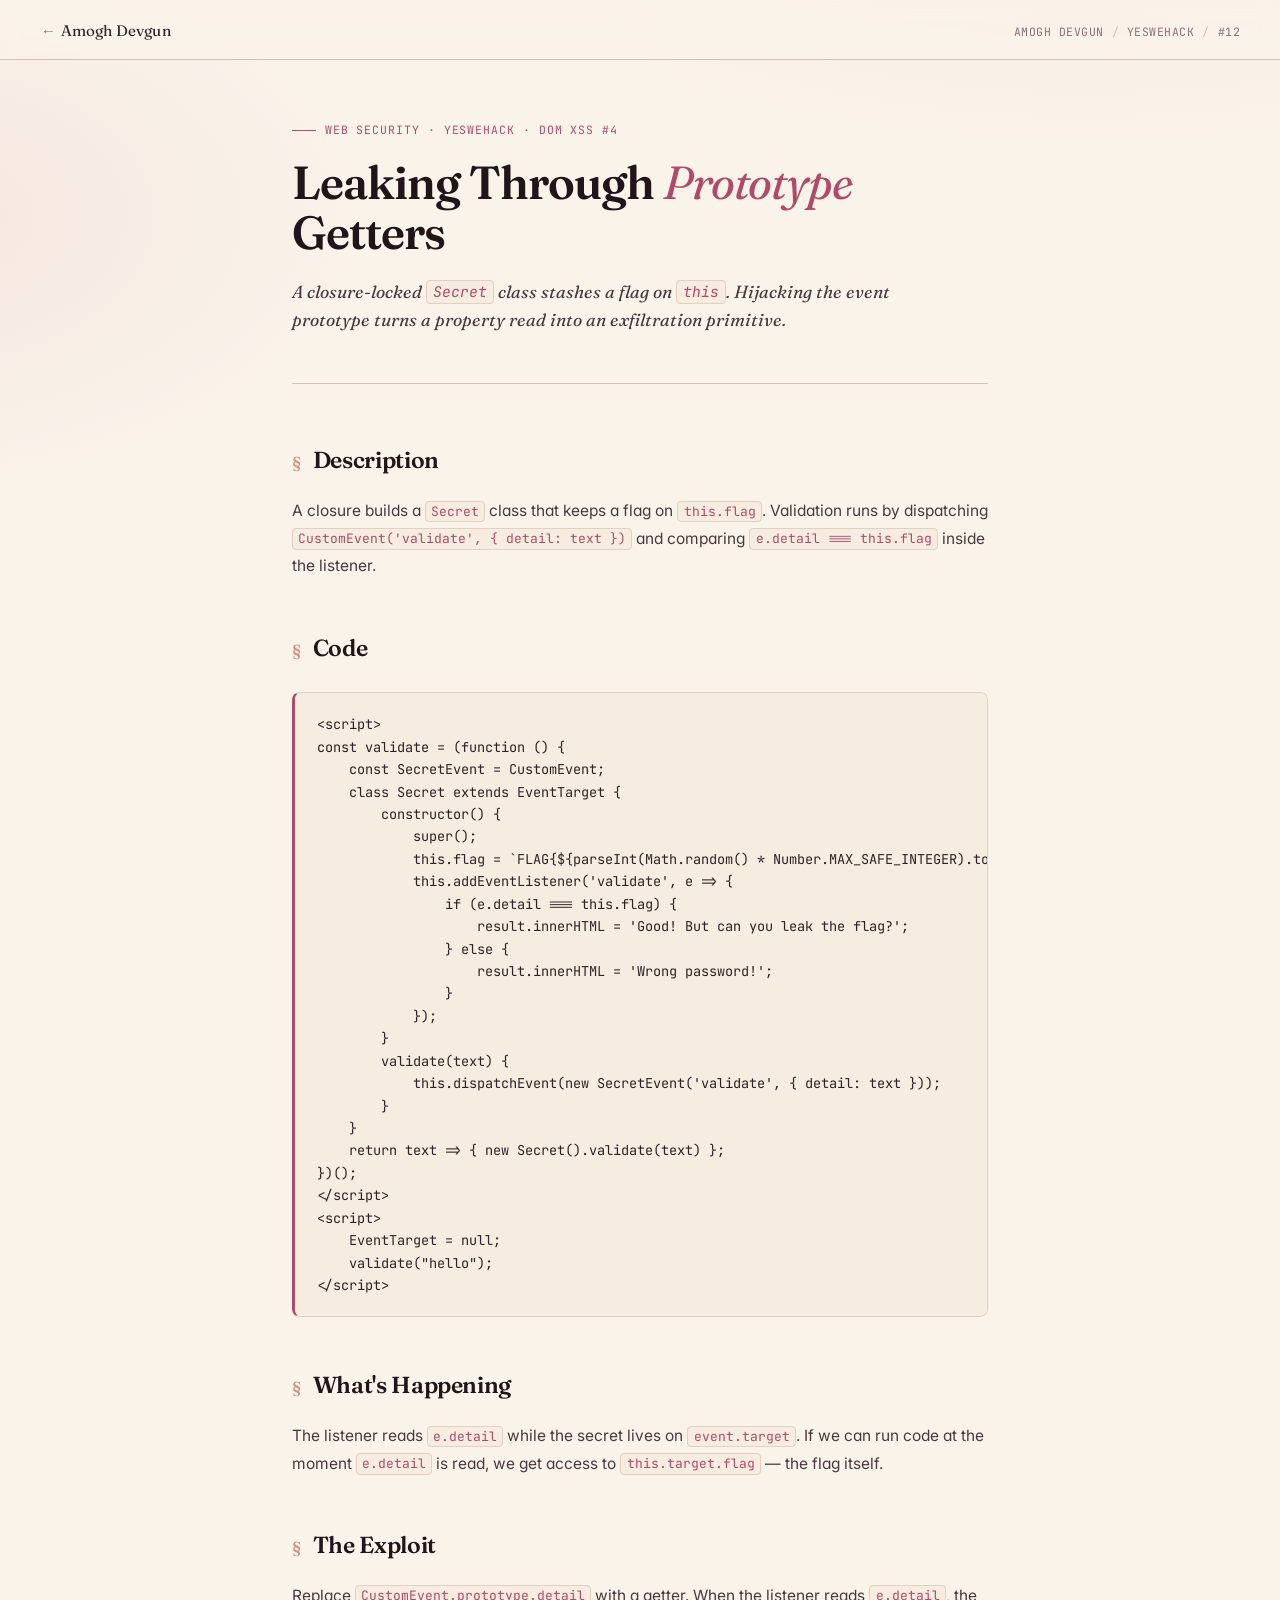
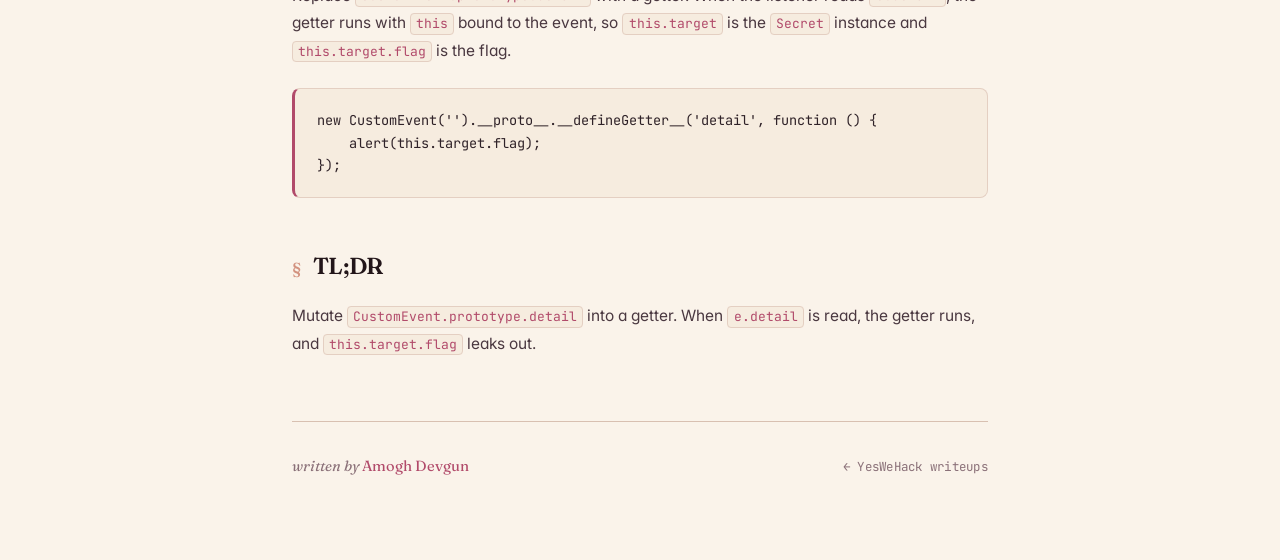
<file: writeups/yeswehack/chall12.html>
<!DOCTYPE html>
<html lang="en">
<head>
  <meta charset="UTF-8" />
  <meta name="viewport" content="width=device-width, initial-scale=1.0" />
  <title>Challenge 12 — DOM XSS #4 — Amogh Devgun</title>
  <link rel="preconnect" href="https://fonts.googleapis.com">
  <link rel="preconnect" href="https://fonts.gstatic.com" crossorigin>
  <link href="https://fonts.googleapis.com/css2?family=Fraunces:ital,opsz,wght@0,9..144,400;0,9..144,600;0,9..144,700;1,9..144,400&family=Inter:wght@400;500;600&family=JetBrains+Mono:wght@400;500&display=swap" rel="stylesheet">
  <link rel="stylesheet" href="../style.css" />
</head>
<body>

  <nav>
    <a class="nav-back" href="../../index.html#blog">&larr; <em>Amogh Devgun</em></a>
    <div class="nav-crumb">
      <a href="../../index.html#blog">Amogh Devgun</a><span class="sep">/</span><a href="./index.html">YesWeHack</a><span class="sep">/</span>#12
    </div>
  </nav>

  <main>
    <article>
      <header class="writeup-header">
        <div class="writeup-eyebrow">Web Security &middot; YesWeHack &middot; DOM XSS #4</div>
        <h1 class="writeup-title">Leaking Through <em>Prototype</em> Getters</h1>
        <p class="writeup-deck">
          A closure-locked <code class="code">Secret</code> class stashes a flag on <code class="code">this</code>. Hijacking the event prototype turns a property read into an exfiltration primitive.
        </p>
      </header>

      <h2>Description</h2>
      <p>
        A closure builds a <code class="code">Secret</code> class that keeps a flag on <code class="code">this.flag</code>. Validation runs by dispatching <code class="code">CustomEvent('validate', { detail: text })</code> and comparing <code class="code">e.detail === this.flag</code> inside the listener.
      </p>

      <h2>Code</h2>
<pre class="code-block"><code>&lt;script&gt;
const validate = (function () {
    const SecretEvent = CustomEvent;
    class Secret extends EventTarget {
        constructor() {
            super();
            this.flag = `FLAG{${parseInt(Math.random() * Number.MAX_SAFE_INTEGER).toString(36)}}`;
            this.addEventListener('validate', e =&gt; {
                if (e.detail === this.flag) {
                    result.innerHTML = 'Good! But can you leak the flag?';
                } else {
                    result.innerHTML = 'Wrong password!';
                }
            });
        }
        validate(text) {
            this.dispatchEvent(new SecretEvent('validate', { detail: text }));
        }
    }
    return text =&gt; { new Secret().validate(text) };
})();
&lt;/script&gt;
&lt;script&gt;
    EventTarget = null;
    validate("hello");
&lt;/script&gt;</code></pre>

      <h2>What's Happening</h2>
      <p>
        The listener reads <code class="code">e.detail</code> while the secret lives on <code class="code">event.target</code>. If we can run code at the moment <code class="code">e.detail</code> is read, we get access to <code class="code">this.target.flag</code> &mdash; the flag itself.
      </p>

      <h2>The Exploit</h2>
      <p>
        Replace <code class="code">CustomEvent.prototype.detail</code> with a getter. When the listener reads <code class="code">e.detail</code>, the getter runs with <code class="code">this</code> bound to the event, so <code class="code">this.target</code> is the <code class="code">Secret</code> instance and <code class="code">this.target.flag</code> is the flag.
      </p>

<pre class="code-block"><code>new CustomEvent('').__proto__.__defineGetter__('detail', function () {
    alert(this.target.flag);
});</code></pre>

      <h2>TL;DR</h2>
      <p>
        Mutate <code class="code">CustomEvent.prototype.detail</code> into a getter. When <code class="code">e.detail</code> is read, the getter runs, and <code class="code">this.target.flag</code> leaks out.
      </p>

      <footer class="writeup-footer">
        <span class="writeup-byline">written by <em>Amogh Devgun</em></span>
        <a class="writeup-back-link" href="./index.html">&larr; YesWeHack writeups</a>
      </footer>
    </article>
  </main>

</body>
</html>
</file>
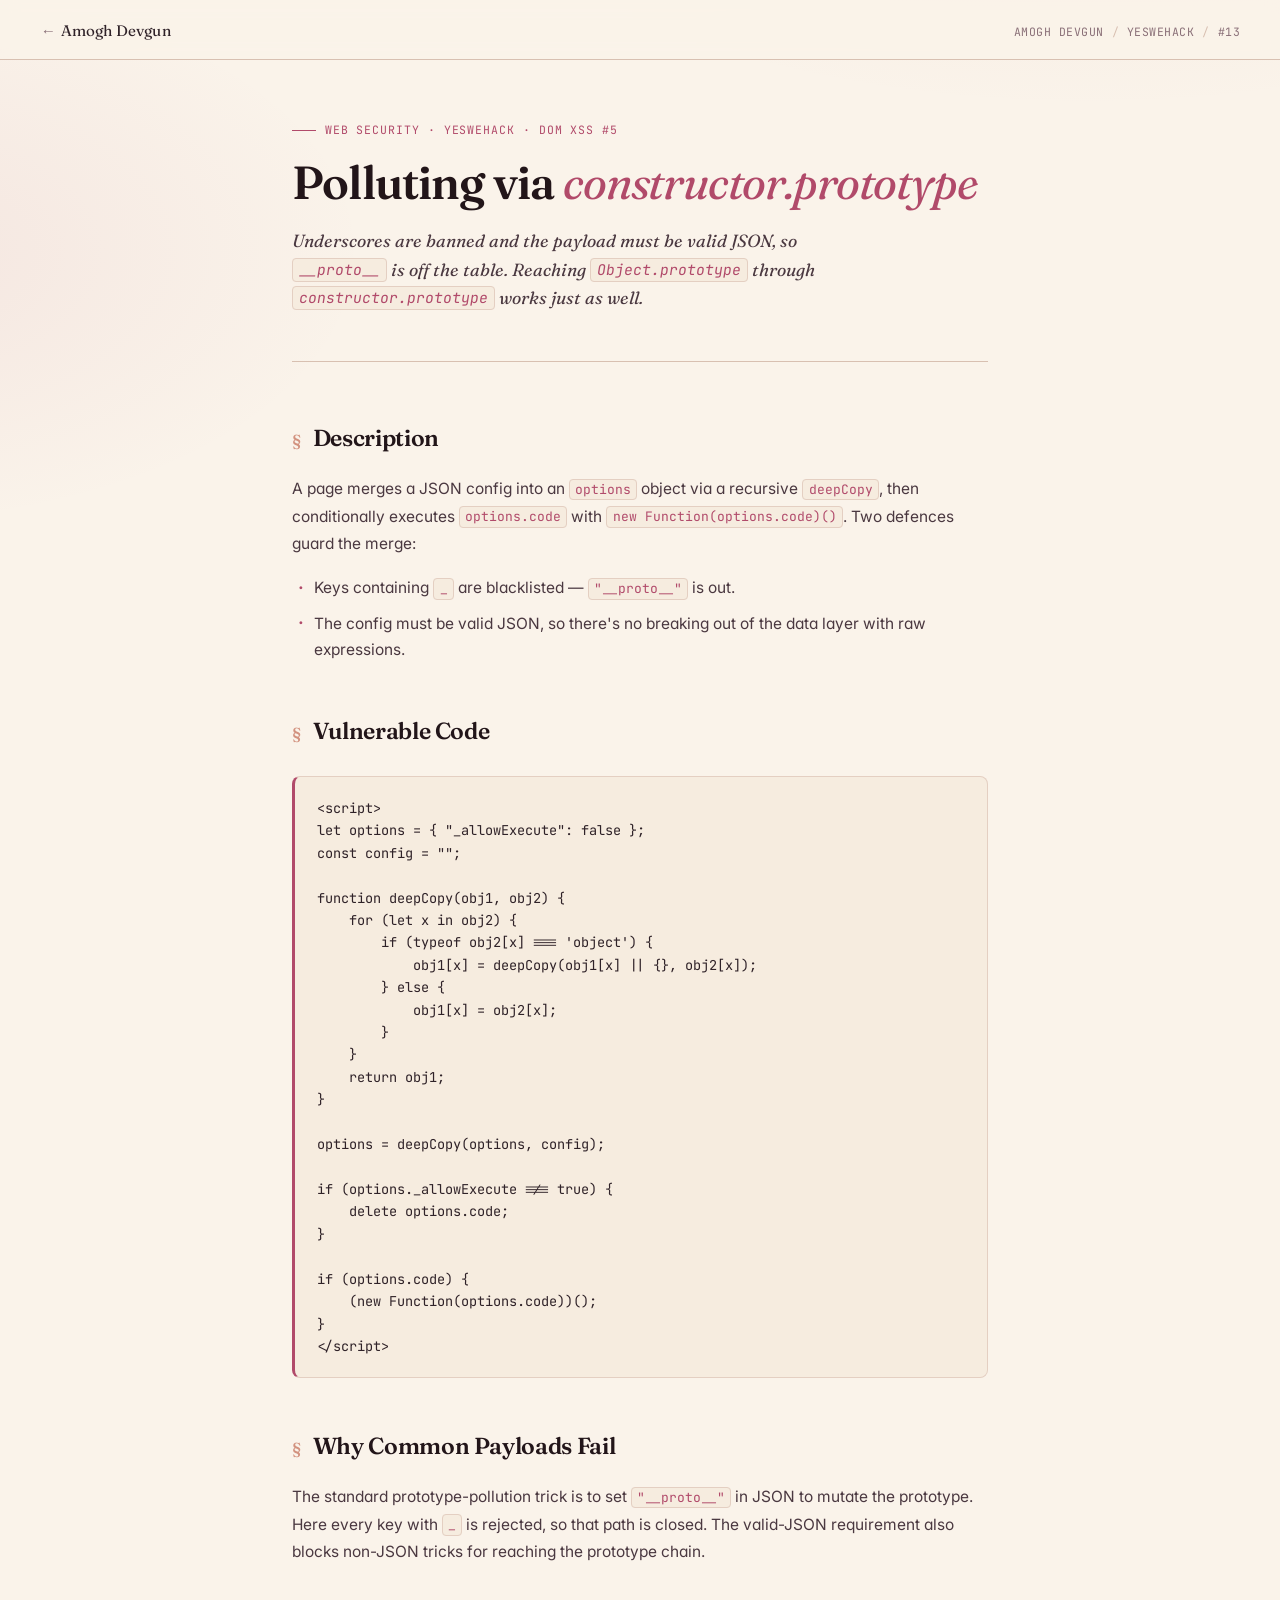
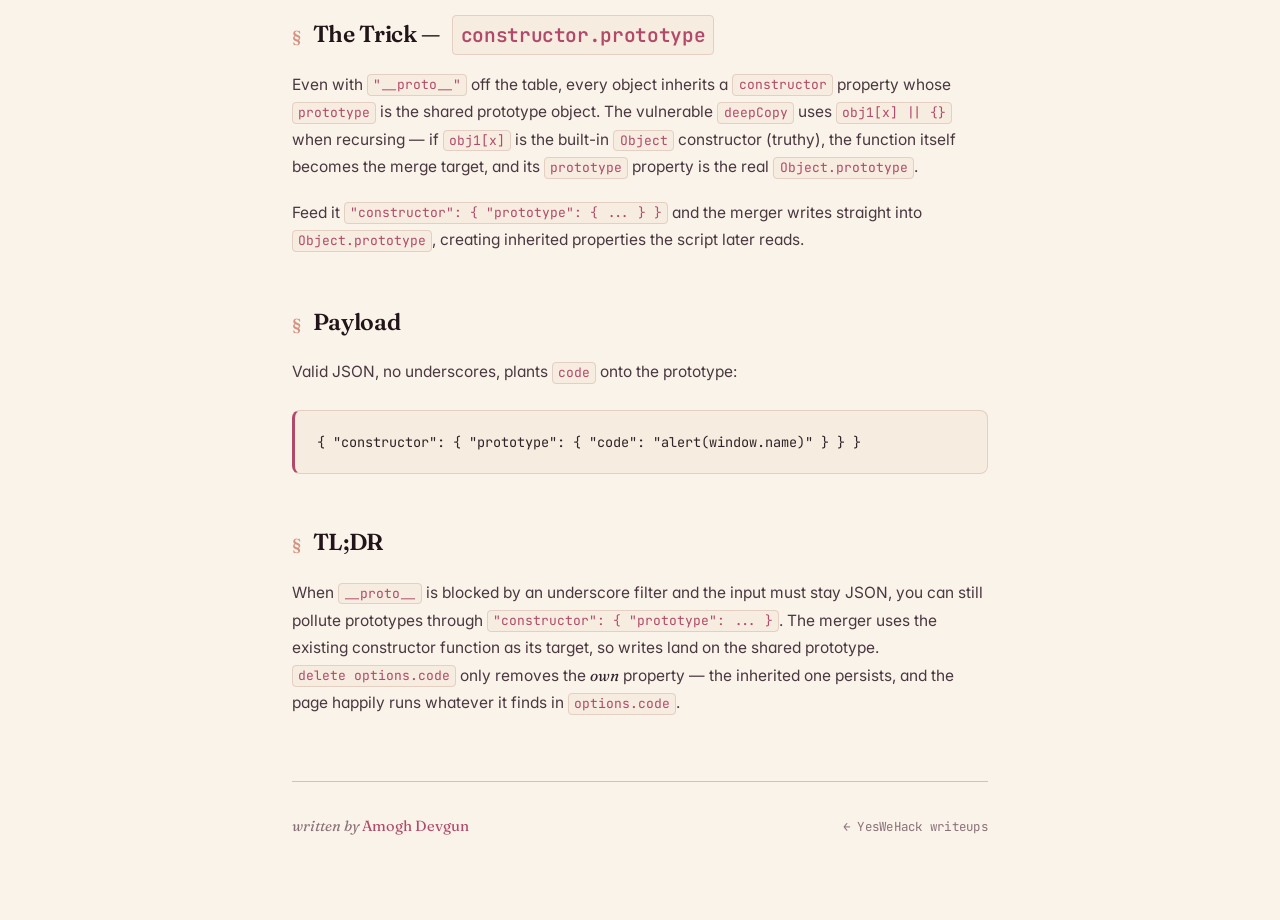
<file: writeups/yeswehack/chall13.html>
<!DOCTYPE html>
<html lang="en">
<head>
  <meta charset="UTF-8" />
  <meta name="viewport" content="width=device-width, initial-scale=1.0" />
  <title>Challenge 13 — DOM XSS #5 via Prototype Pollution — Amogh Devgun</title>
  <link rel="preconnect" href="https://fonts.googleapis.com">
  <link rel="preconnect" href="https://fonts.gstatic.com" crossorigin>
  <link href="https://fonts.googleapis.com/css2?family=Fraunces:ital,opsz,wght@0,9..144,400;0,9..144,600;0,9..144,700;1,9..144,400&family=Inter:wght@400;500;600&family=JetBrains+Mono:wght@400;500&display=swap" rel="stylesheet">
  <link rel="stylesheet" href="../style.css" />
</head>
<body>

  <nav>
    <a class="nav-back" href="../../index.html#blog">&larr; <em>Amogh Devgun</em></a>
    <div class="nav-crumb">
      <a href="../../index.html#blog">Amogh Devgun</a><span class="sep">/</span><a href="./index.html">YesWeHack</a><span class="sep">/</span>#13
    </div>
  </nav>

  <main>
    <article>
      <header class="writeup-header">
        <div class="writeup-eyebrow">Web Security &middot; YesWeHack &middot; DOM XSS #5</div>
        <h1 class="writeup-title">Polluting via <em>constructor.prototype</em></h1>
        <p class="writeup-deck">
          Underscores are banned and the payload must be valid JSON, so <code class="code">__proto__</code> is off the table. Reaching <code class="code">Object.prototype</code> through <code class="code">constructor.prototype</code> works just as well.
        </p>
      </header>

      <h2>Description</h2>
      <p>
        A page merges a JSON config into an <code class="code">options</code> object via a recursive <code class="code">deepCopy</code>, then conditionally executes <code class="code">options.code</code> with <code class="code">new Function(options.code)()</code>. Two defences guard the merge:
      </p>
      <ul>
        <li>Keys containing <code class="code">_</code> are blacklisted &mdash; <code class="code">"__proto__"</code> is out.</li>
        <li>The config must be valid JSON, so there's no breaking out of the data layer with raw expressions.</li>
      </ul>

      <h2>Vulnerable Code</h2>
<pre class="code-block"><code>&lt;script&gt;
let options = { "_allowExecute": false };
const config = "";

function deepCopy(obj1, obj2) {
    for (let x in obj2) {
        if (typeof obj2[x] === 'object') {
            obj1[x] = deepCopy(obj1[x] || {}, obj2[x]);
        } else {
            obj1[x] = obj2[x];
        }
    }
    return obj1;
}

options = deepCopy(options, config);

if (options._allowExecute !== true) {
    delete options.code;
}

if (options.code) {
    (new Function(options.code))();
}
&lt;/script&gt;</code></pre>

      <h2>Why Common Payloads Fail</h2>
      <p>
        The standard prototype-pollution trick is to set <code class="code">"__proto__"</code> in JSON to mutate the prototype. Here every key with <code class="code">_</code> is rejected, so that path is closed. The valid-JSON requirement also blocks non-JSON tricks for reaching the prototype chain.
      </p>

      <h2>The Trick &mdash; <code class="code">constructor.prototype</code></h2>
      <p>
        Even with <code class="code">"__proto__"</code> off the table, every object inherits a <code class="code">constructor</code> property whose <code class="code">prototype</code> is the shared prototype object. The vulnerable <code class="code">deepCopy</code> uses <code class="code">obj1[x] || {}</code> when recursing &mdash; if <code class="code">obj1[x]</code> is the built-in <code class="code">Object</code> constructor (truthy), the function itself becomes the merge target, and its <code class="code">prototype</code> property is the real <code class="code">Object.prototype</code>.
      </p>
      <p>
        Feed it <code class="code">"constructor": { "prototype": { ... } }</code> and the merger writes straight into <code class="code">Object.prototype</code>, creating inherited properties the script later reads.
      </p>

      <h2>Payload</h2>
      <p>Valid JSON, no underscores, plants <code class="code">code</code> onto the prototype:</p>

<pre class="code-block"><code>{ "constructor": { "prototype": { "code": "alert(window.name)" } } }</code></pre>

      <h2>TL;DR</h2>
      <p>
        When <code class="code">__proto__</code> is blocked by an underscore filter and the input must stay JSON, you can still pollute prototypes through <code class="code">"constructor": { "prototype": ... }</code>. The merger uses the existing constructor function as its target, so writes land on the shared prototype. <code class="code">delete options.code</code> only removes the <em>own</em> property &mdash; the inherited one persists, and the page happily runs whatever it finds in <code class="code">options.code</code>.
      </p>

      <footer class="writeup-footer">
        <span class="writeup-byline">written by <em>Amogh Devgun</em></span>
        <a class="writeup-back-link" href="./index.html">&larr; YesWeHack writeups</a>
      </footer>
    </article>
  </main>

</body>
</html>
</file>
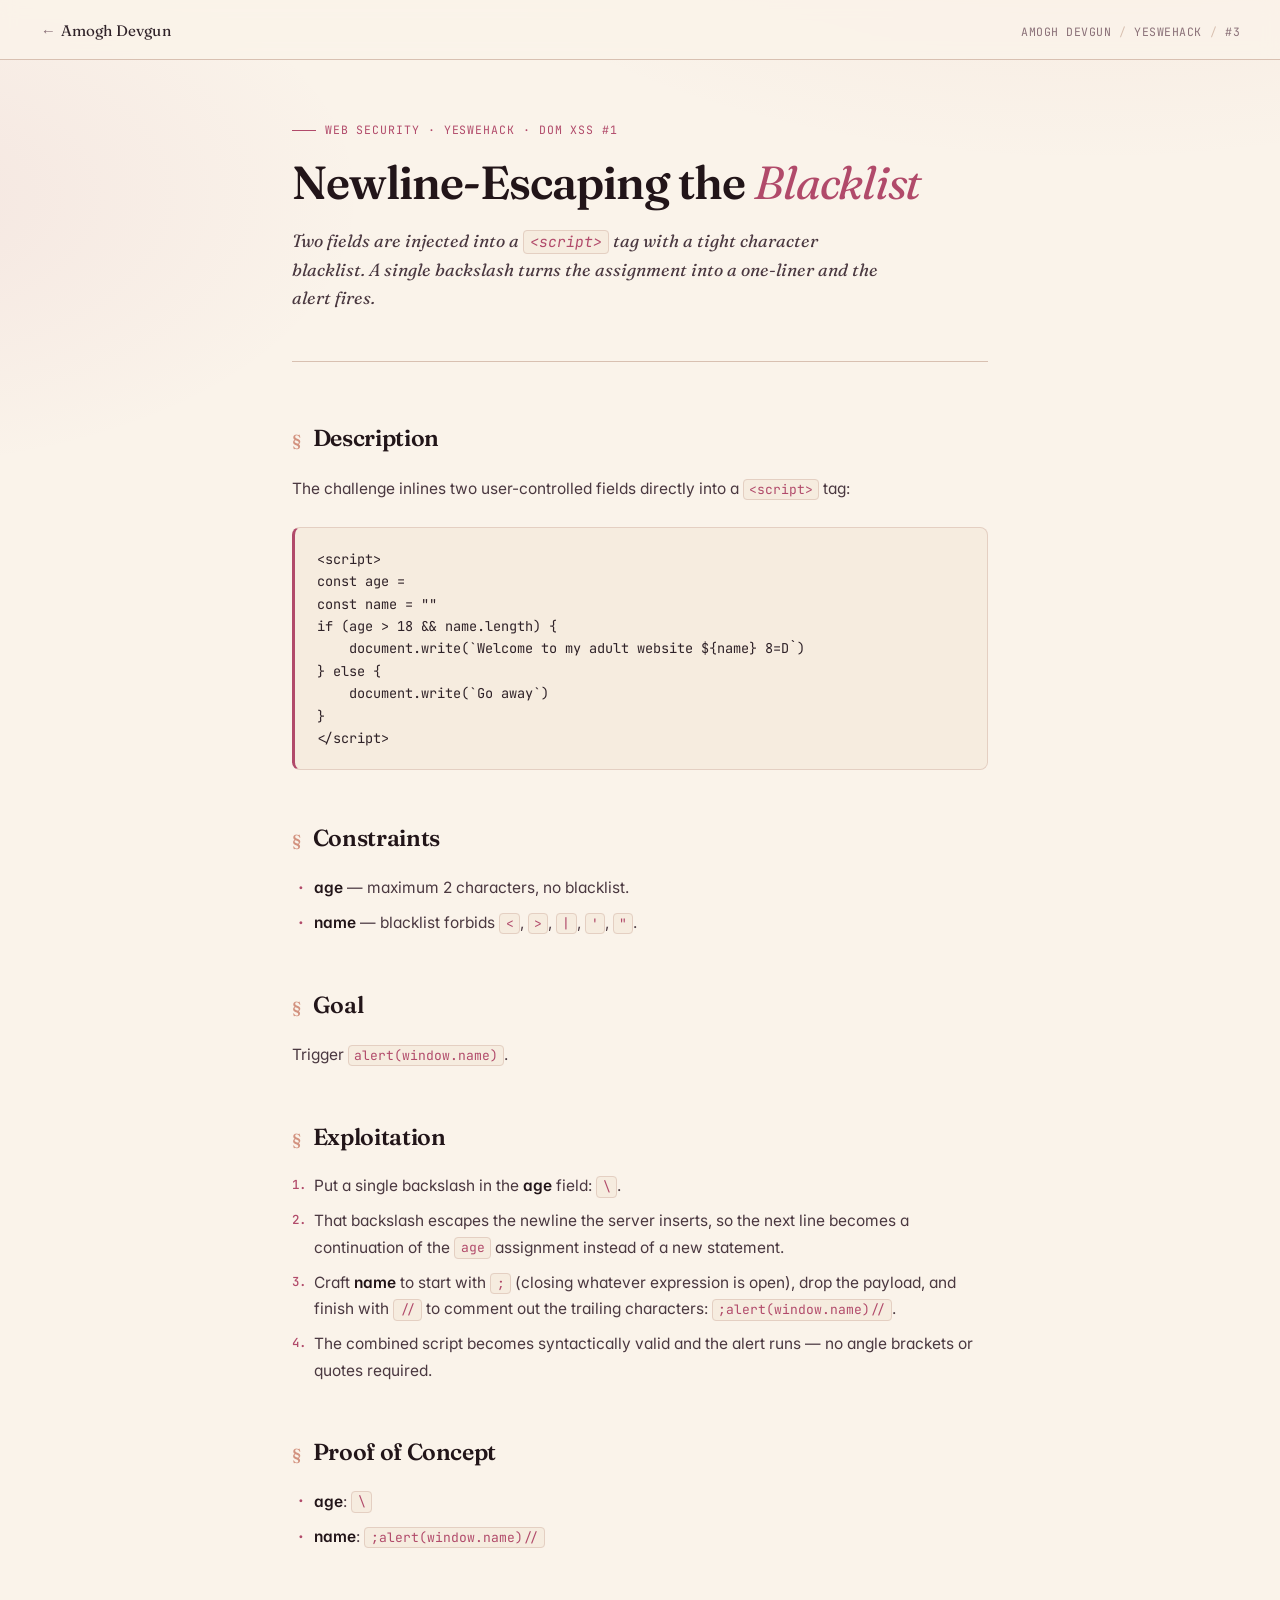
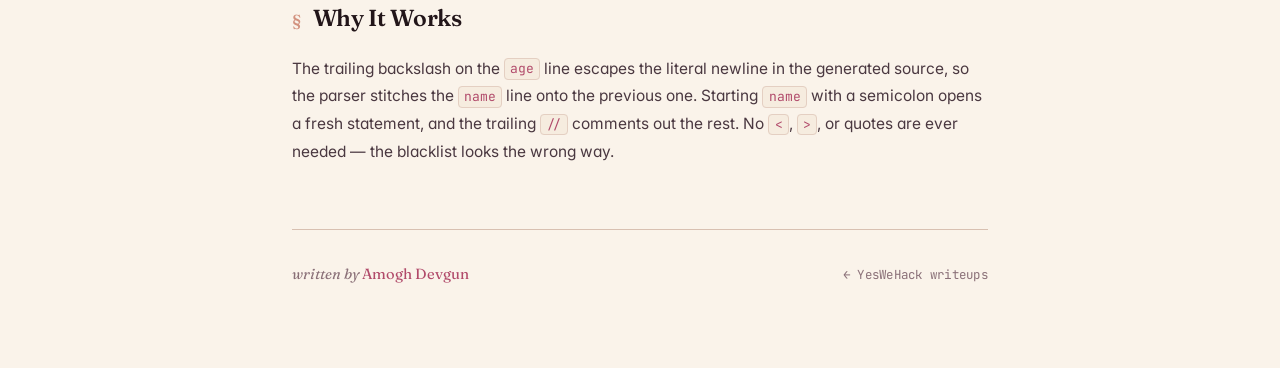
<file: writeups/yeswehack/chall3.html>
<!DOCTYPE html>
<html lang="en">
<head>
  <meta charset="UTF-8" />
  <meta name="viewport" content="width=device-width, initial-scale=1.0" />
  <title>Challenge 3 — DOM XSS #1 — Amogh Devgun</title>
  <link rel="preconnect" href="https://fonts.googleapis.com">
  <link rel="preconnect" href="https://fonts.gstatic.com" crossorigin>
  <link href="https://fonts.googleapis.com/css2?family=Fraunces:ital,opsz,wght@0,9..144,400;0,9..144,600;0,9..144,700;1,9..144,400&family=Inter:wght@400;500;600&family=JetBrains+Mono:wght@400;500&display=swap" rel="stylesheet">
  <link rel="stylesheet" href="../style.css" />
</head>
<body>

  <nav>
    <a class="nav-back" href="../../index.html#blog">&larr; <em>Amogh Devgun</em></a>
    <div class="nav-crumb">
      <a href="../../index.html#blog">Amogh Devgun</a><span class="sep">/</span><a href="./index.html">YesWeHack</a><span class="sep">/</span>#3
    </div>
  </nav>

  <main>
    <article>
      <header class="writeup-header">
        <div class="writeup-eyebrow">Web Security &middot; YesWeHack &middot; DOM XSS #1</div>
        <h1 class="writeup-title">Newline-Escaping the <em>Blacklist</em></h1>
        <p class="writeup-deck">
          Two fields are injected into a <code class="code">&lt;script&gt;</code> tag with a tight character blacklist. A single backslash turns the assignment into a one-liner and the alert fires.
        </p>
      </header>

      <h2>Description</h2>
      <p>The challenge inlines two user-controlled fields directly into a <code class="code">&lt;script&gt;</code> tag:</p>

<pre class="code-block"><code>&lt;script&gt;
const age =
const name = ""
if (age &gt; 18 &amp;&amp; name.length) {
    document.write(`Welcome to my adult website ${name} 8=D`)
} else {
    document.write(`Go away`)
}
&lt;/script&gt;</code></pre>

      <h2>Constraints</h2>
      <ul>
        <li><strong>age</strong> &mdash; maximum 2 characters, no blacklist.</li>
        <li><strong>name</strong> &mdash; blacklist forbids <code class="code">&lt;</code>, <code class="code">&gt;</code>, <code class="code">|</code>, <code class="code">'</code>, <code class="code">"</code>.</li>
      </ul>

      <h2>Goal</h2>
      <p>Trigger <code class="code">alert(window.name)</code>.</p>

      <h2>Exploitation</h2>
      <ol>
        <li>Put a single backslash in the <strong>age</strong> field: <code class="code">\</code>.</li>
        <li>That backslash escapes the newline the server inserts, so the next line becomes a continuation of the <code class="code">age</code> assignment instead of a new statement.</li>
        <li>Craft <strong>name</strong> to start with <code class="code">;</code> (closing whatever expression is open), drop the payload, and finish with <code class="code">//</code> to comment out the trailing characters: <code class="code">;alert(window.name)//</code>.</li>
        <li>The combined script becomes syntactically valid and the alert runs &mdash; no angle brackets or quotes required.</li>
      </ol>

      <h2>Proof of Concept</h2>
      <ul>
        <li><strong>age</strong>: <code class="code">\</code></li>
        <li><strong>name</strong>: <code class="code">;alert(window.name)//</code></li>
      </ul>

      <h2>Why It Works</h2>
      <p>
        The trailing backslash on the <code class="code">age</code> line escapes the literal newline in the generated source, so the parser stitches the <code class="code">name</code> line onto the previous one. Starting <code class="code">name</code> with a semicolon opens a fresh statement, and the trailing <code class="code">//</code> comments out the rest. No <code class="code">&lt;</code>, <code class="code">&gt;</code>, or quotes are ever needed &mdash; the blacklist looks the wrong way.
      </p>

      <footer class="writeup-footer">
        <span class="writeup-byline">written by <em>Amogh Devgun</em></span>
        <a class="writeup-back-link" href="./index.html">&larr; YesWeHack writeups</a>
      </footer>
    </article>
  </main>

</body>
</html>
</file>
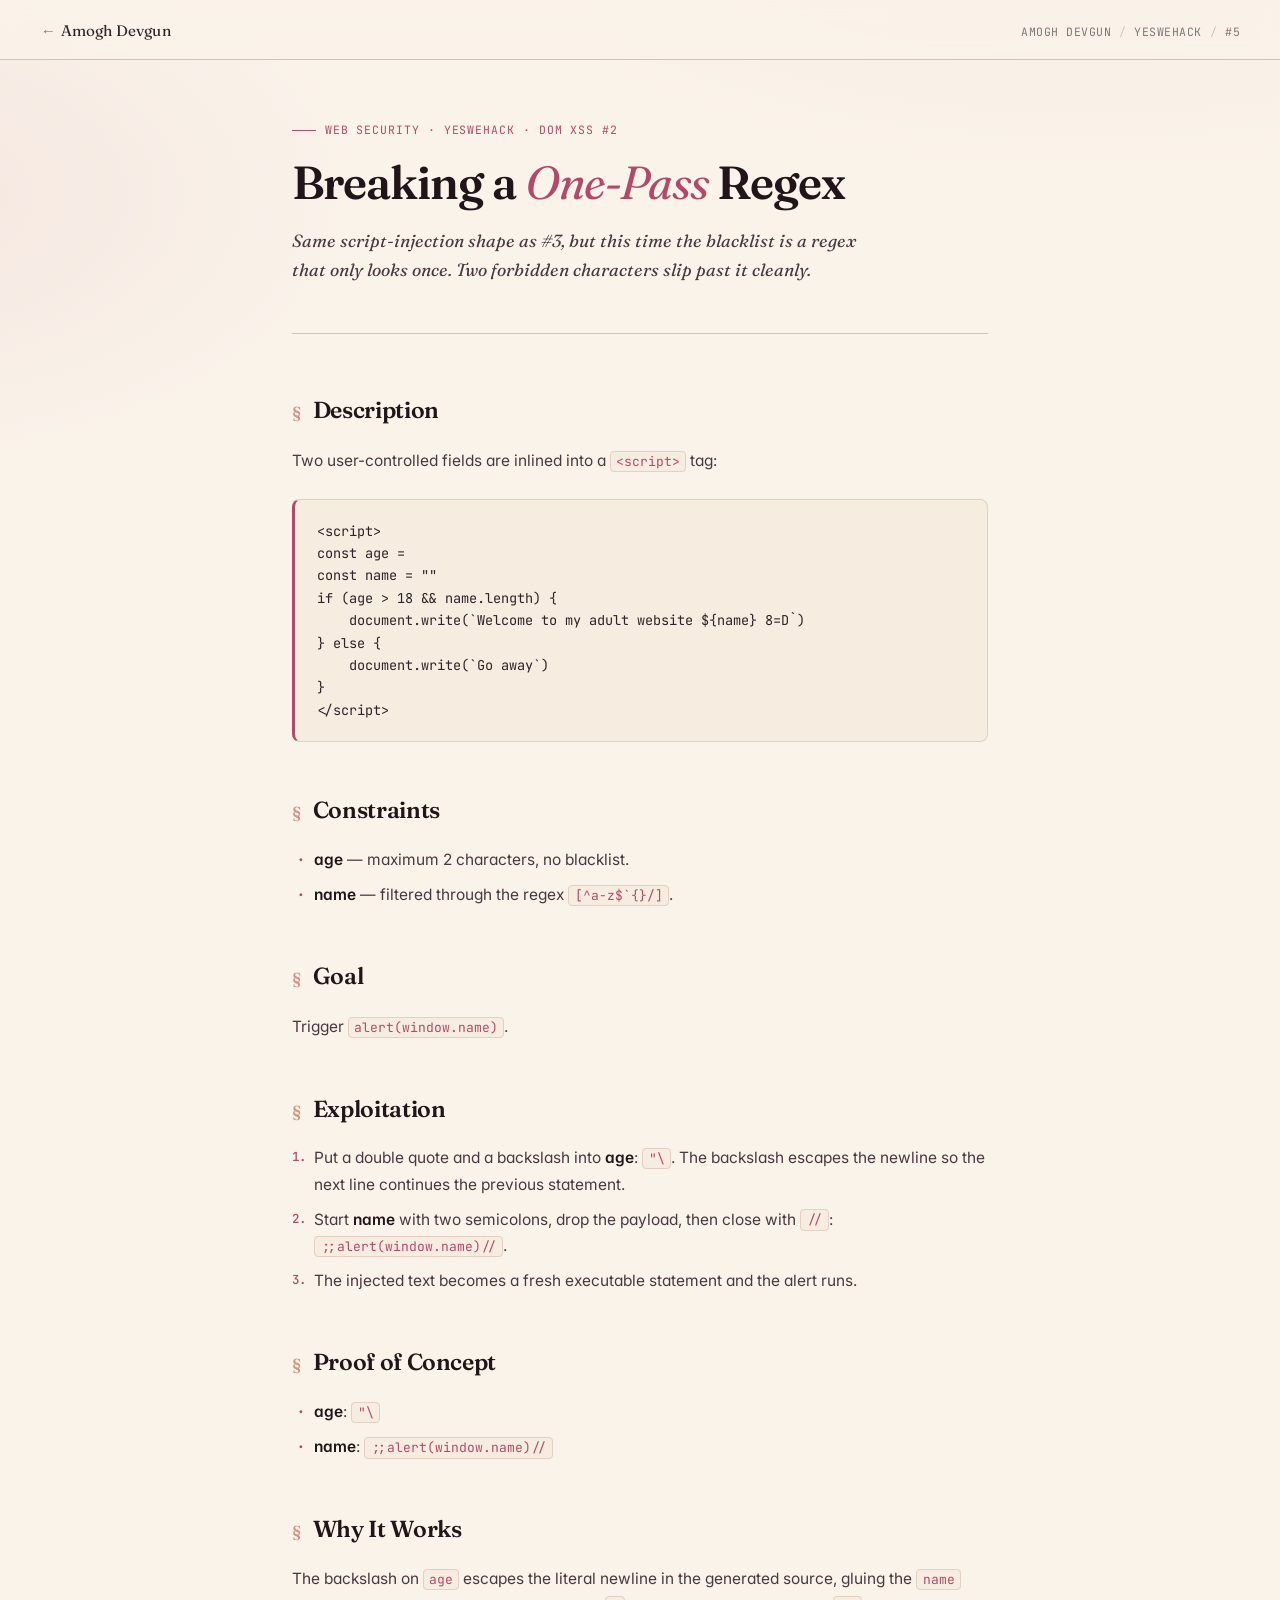
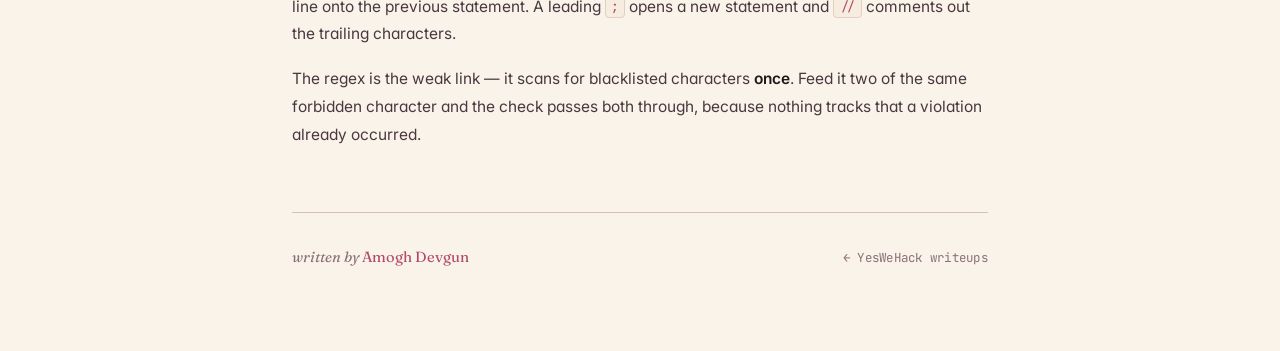
<file: writeups/yeswehack/chall5.html>
<!DOCTYPE html>
<html lang="en">
<head>
  <meta charset="UTF-8" />
  <meta name="viewport" content="width=device-width, initial-scale=1.0" />
  <title>Challenge 5 — DOM XSS #2 — Amogh Devgun</title>
  <link rel="preconnect" href="https://fonts.googleapis.com">
  <link rel="preconnect" href="https://fonts.gstatic.com" crossorigin>
  <link href="https://fonts.googleapis.com/css2?family=Fraunces:ital,opsz,wght@0,9..144,400;0,9..144,600;0,9..144,700;1,9..144,400&family=Inter:wght@400;500;600&family=JetBrains+Mono:wght@400;500&display=swap" rel="stylesheet">
  <link rel="stylesheet" href="../style.css" />
</head>
<body>

  <nav>
    <a class="nav-back" href="../../index.html#blog">&larr; <em>Amogh Devgun</em></a>
    <div class="nav-crumb">
      <a href="../../index.html#blog">Amogh Devgun</a><span class="sep">/</span><a href="./index.html">YesWeHack</a><span class="sep">/</span>#5
    </div>
  </nav>

  <main>
    <article>
      <header class="writeup-header">
        <div class="writeup-eyebrow">Web Security &middot; YesWeHack &middot; DOM XSS #2</div>
        <h1 class="writeup-title">Breaking a <em>One-Pass</em> Regex</h1>
        <p class="writeup-deck">
          Same script-injection shape as #3, but this time the blacklist is a regex that only looks once. Two forbidden characters slip past it cleanly.
        </p>
      </header>

      <h2>Description</h2>
      <p>Two user-controlled fields are inlined into a <code class="code">&lt;script&gt;</code> tag:</p>

<pre class="code-block"><code>&lt;script&gt;
const age =
const name = ""
if (age &gt; 18 &amp;&amp; name.length) {
    document.write(`Welcome to my adult website ${name} 8=D`)
} else {
    document.write(`Go away`)
}
&lt;/script&gt;</code></pre>

      <h2>Constraints</h2>
      <ul>
        <li><strong>age</strong> &mdash; maximum 2 characters, no blacklist.</li>
        <li><strong>name</strong> &mdash; filtered through the regex <code class="code">[^a-z$`{}/]</code>.</li>
      </ul>

      <h2>Goal</h2>
      <p>Trigger <code class="code">alert(window.name)</code>.</p>

      <h2>Exploitation</h2>
      <ol>
        <li>Put a double quote and a backslash into <strong>age</strong>: <code class="code">"\</code>. The backslash escapes the newline so the next line continues the previous statement.</li>
        <li>Start <strong>name</strong> with two semicolons, drop the payload, then close with <code class="code">//</code>: <code class="code">;;alert(window.name)//</code>.</li>
        <li>The injected text becomes a fresh executable statement and the alert runs.</li>
      </ol>

      <h2>Proof of Concept</h2>
      <ul>
        <li><strong>age</strong>: <code class="code">"\</code></li>
        <li><strong>name</strong>: <code class="code">;;alert(window.name)//</code></li>
      </ul>

      <h2>Why It Works</h2>
      <p>
        The backslash on <code class="code">age</code> escapes the literal newline in the generated source, gluing the <code class="code">name</code> line onto the previous statement. A leading <code class="code">;</code> opens a new statement and <code class="code">//</code> comments out the trailing characters.
      </p>
      <p>
        The regex is the weak link &mdash; it scans for blacklisted characters <strong>once</strong>. Feed it two of the same forbidden character and the check passes both through, because nothing tracks that a violation already occurred.
      </p>

      <footer class="writeup-footer">
        <span class="writeup-byline">written by <em>Amogh Devgun</em></span>
        <a class="writeup-back-link" href="./index.html">&larr; YesWeHack writeups</a>
      </footer>
    </article>
  </main>

</body>
</html>
</file>
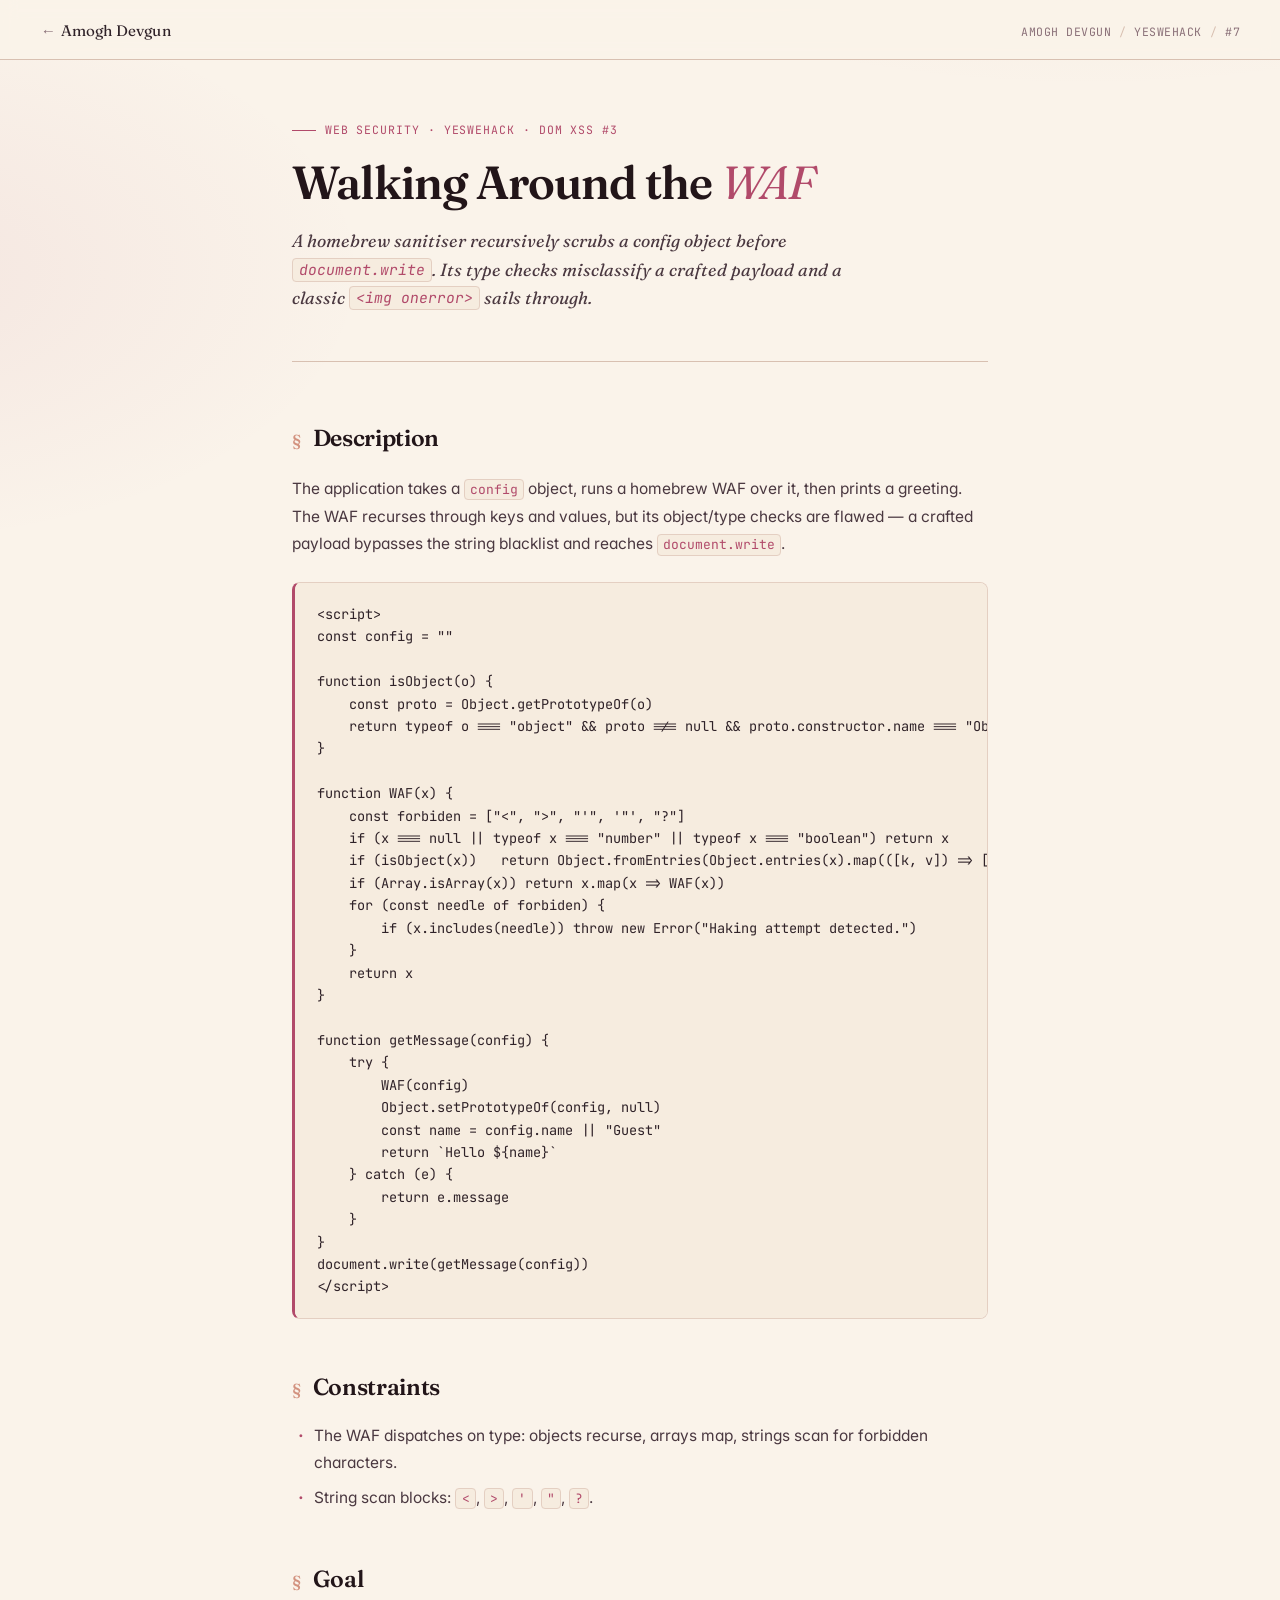
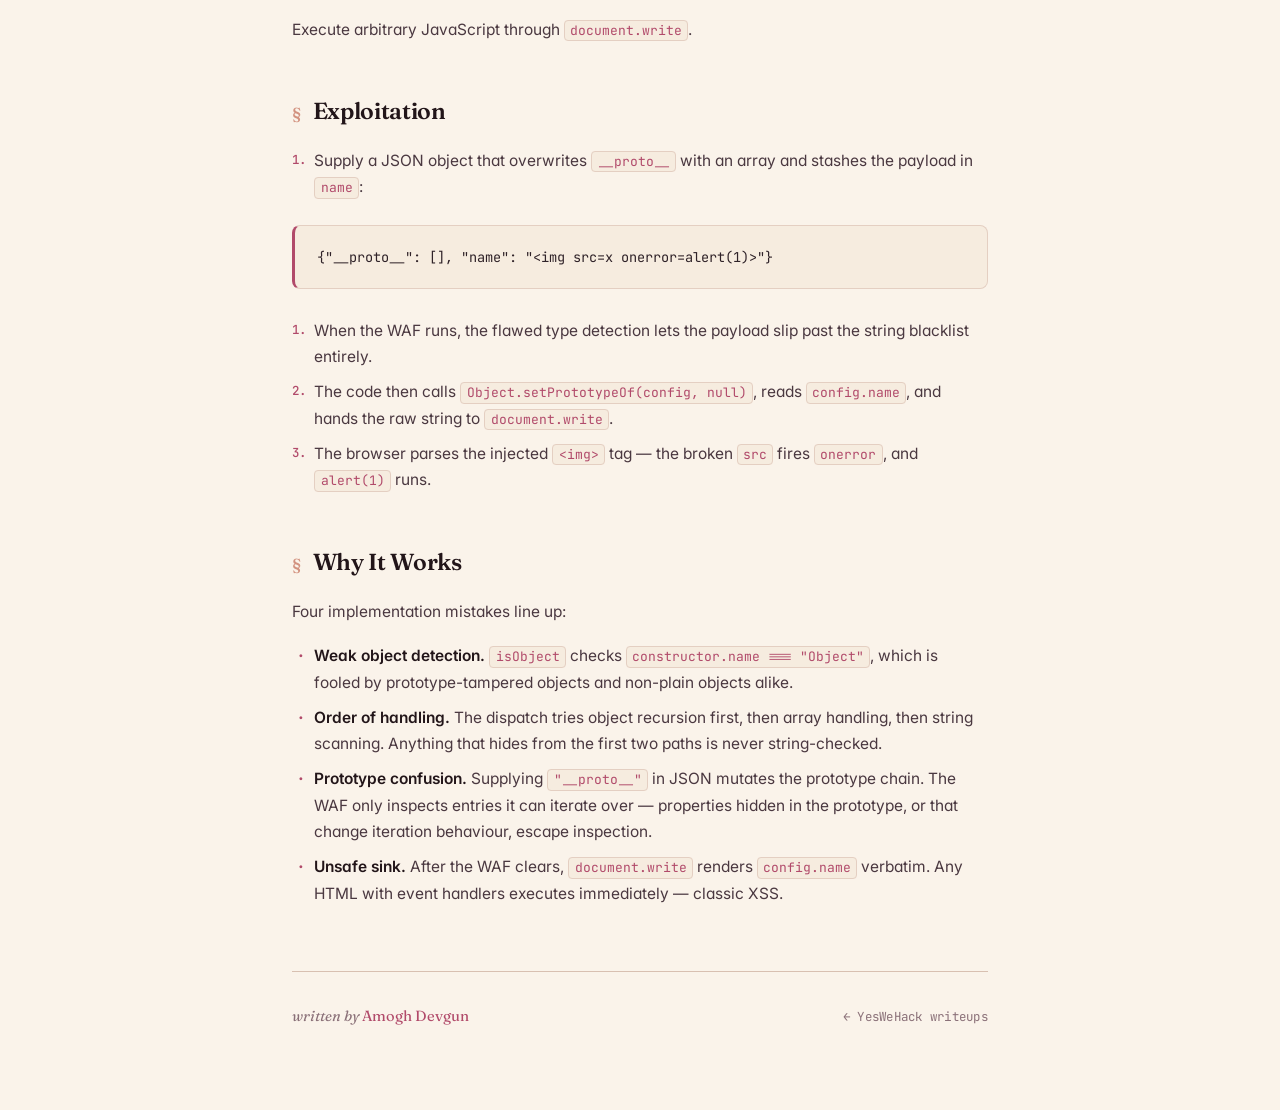
<file: writeups/yeswehack/chall7.html>
<!DOCTYPE html>
<html lang="en">
<head>
  <meta charset="UTF-8" />
  <meta name="viewport" content="width=device-width, initial-scale=1.0" />
  <title>Challenge 7 — DOM XSS #3 — Amogh Devgun</title>
  <link rel="preconnect" href="https://fonts.googleapis.com">
  <link rel="preconnect" href="https://fonts.gstatic.com" crossorigin>
  <link href="https://fonts.googleapis.com/css2?family=Fraunces:ital,opsz,wght@0,9..144,400;0,9..144,600;0,9..144,700;1,9..144,400&family=Inter:wght@400;500;600&family=JetBrains+Mono:wght@400;500&display=swap" rel="stylesheet">
  <link rel="stylesheet" href="../style.css" />
</head>
<body>

  <nav>
    <a class="nav-back" href="../../index.html#blog">&larr; <em>Amogh Devgun</em></a>
    <div class="nav-crumb">
      <a href="../../index.html#blog">Amogh Devgun</a><span class="sep">/</span><a href="./index.html">YesWeHack</a><span class="sep">/</span>#7
    </div>
  </nav>

  <main>
    <article>
      <header class="writeup-header">
        <div class="writeup-eyebrow">Web Security &middot; YesWeHack &middot; DOM XSS #3</div>
        <h1 class="writeup-title">Walking Around the <em>WAF</em></h1>
        <p class="writeup-deck">
          A homebrew sanitiser recursively scrubs a config object before <code class="code">document.write</code>. Its type checks misclassify a crafted payload and a classic <code class="code">&lt;img onerror&gt;</code> sails through.
        </p>
      </header>

      <h2>Description</h2>
      <p>
        The application takes a <code class="code">config</code> object, runs a homebrew WAF over it, then prints a greeting. The WAF recurses through keys and values, but its object/type checks are flawed &mdash; a crafted payload bypasses the string blacklist and reaches <code class="code">document.write</code>.
      </p>

<pre class="code-block"><code>&lt;script&gt;
const config = ""

function isObject(o) {
    const proto = Object.getPrototypeOf(o)
    return typeof o === "object" &amp;&amp; proto !== null &amp;&amp; proto.constructor.name === "Object"
}

function WAF(x) {
    const forbiden = ["&lt;", "&gt;", "'", '"', "?"]
    if (x === null || typeof x === "number" || typeof x === "boolean") return x
    if (isObject(x))   return Object.fromEntries(Object.entries(x).map(([k, v]) =&gt; [WAF(k), WAF(v)]))
    if (Array.isArray(x)) return x.map(x =&gt; WAF(x))
    for (const needle of forbiden) {
        if (x.includes(needle)) throw new Error("Haking attempt detected.")
    }
    return x
}

function getMessage(config) {
    try {
        WAF(config)
        Object.setPrototypeOf(config, null)
        const name = config.name || "Guest"
        return `Hello ${name}`
    } catch (e) {
        return e.message
    }
}
document.write(getMessage(config))
&lt;/script&gt;</code></pre>

      <h2>Constraints</h2>
      <ul>
        <li>The WAF dispatches on type: objects recurse, arrays map, strings scan for forbidden characters.</li>
        <li>String scan blocks: <code class="code">&lt;</code>, <code class="code">&gt;</code>, <code class="code">'</code>, <code class="code">"</code>, <code class="code">?</code>.</li>
      </ul>

      <h2>Goal</h2>
      <p>Execute arbitrary JavaScript through <code class="code">document.write</code>.</p>

      <h2>Exploitation</h2>
      <ol>
        <li>Supply a JSON object that overwrites <code class="code">__proto__</code> with an array and stashes the payload in <code class="code">name</code>:</li>
      </ol>

<pre class="code-block"><code>{"__proto__": [], "name": "&lt;img src=x onerror=alert(1)&gt;"}</code></pre>

      <ol start="2">
        <li>When the WAF runs, the flawed type detection lets the payload slip past the string blacklist entirely.</li>
        <li>The code then calls <code class="code">Object.setPrototypeOf(config, null)</code>, reads <code class="code">config.name</code>, and hands the raw string to <code class="code">document.write</code>.</li>
        <li>The browser parses the injected <code class="code">&lt;img&gt;</code> tag &mdash; the broken <code class="code">src</code> fires <code class="code">onerror</code>, and <code class="code">alert(1)</code> runs.</li>
      </ol>

      <h2>Why It Works</h2>
      <p>Four implementation mistakes line up:</p>
      <ul>
        <li><strong>Weak object detection.</strong> <code class="code">isObject</code> checks <code class="code">constructor.name === "Object"</code>, which is fooled by prototype-tampered objects and non-plain objects alike.</li>
        <li><strong>Order of handling.</strong> The dispatch tries object recursion first, then array handling, then string scanning. Anything that hides from the first two paths is never string-checked.</li>
        <li><strong>Prototype confusion.</strong> Supplying <code class="code">"__proto__"</code> in JSON mutates the prototype chain. The WAF only inspects entries it can iterate over &mdash; properties hidden in the prototype, or that change iteration behaviour, escape inspection.</li>
        <li><strong>Unsafe sink.</strong> After the WAF clears, <code class="code">document.write</code> renders <code class="code">config.name</code> verbatim. Any HTML with event handlers executes immediately &mdash; classic XSS.</li>
      </ul>

      <footer class="writeup-footer">
        <span class="writeup-byline">written by <em>Amogh Devgun</em></span>
        <a class="writeup-back-link" href="./index.html">&larr; YesWeHack writeups</a>
      </footer>
    </article>
  </main>

</body>
</html>
</file>
<file: writeups/style.css>
:root {
  --bg:       #faf3ea;
  --bg-2:     #f3e8db;
  --surface:  #f6ecdf;
  --border:   #e4cfc2;
  --rule:     #d8c0b1;
  --accent:   #b14a6a;
  --accent2:  #c97a65;
  --ink:      #2f2228;
  --text:     #4a3840;
  --muted:    #8a7078;
  --heading:  #221519;
  --font-serif: 'Fraunces', 'Iowan Old Style', Georgia, 'Times New Roman', serif;
  --font-mono:  'JetBrains Mono', ui-monospace, 'SF Mono', Menlo, Consolas, monospace;
  --font-sans:  'Inter', system-ui, -apple-system, 'Segoe UI', sans-serif;
}

*, *::before, *::after { box-sizing: border-box; margin: 0; padding: 0; }

html { scroll-behavior: smooth; }

body {
  background:
    radial-gradient(1200px 600px at 85% -10%, rgba(201, 122, 101, 0.10), transparent 60%),
    radial-gradient(900px 500px at -10% 10%, rgba(177, 74, 106, 0.08), transparent 55%),
    var(--bg);
  color: var(--text);
  font-family: var(--font-sans);
  line-height: 1.75;
  font-size: 15.5px;
  font-feature-settings: "ss01", "cv11";
  min-height: 100vh;
}

::selection { background: rgba(177, 74, 106, 0.25); color: var(--heading); }

/* ── NAV ────────────────────────────── */
nav {
  position: fixed;
  top: 0; left: 0; right: 0;
  z-index: 100;
  display: flex;
  justify-content: space-between;
  align-items: baseline;
  padding: 1.15rem 2.5rem 0.9rem;
  background: rgba(250, 243, 234, 0.82);
  backdrop-filter: blur(8px);
  border-bottom: 1px solid var(--rule);
}

.nav-back {
  font-family: var(--font-serif);
  font-size: 0.95rem;
  font-style: italic;
  color: var(--muted);
  text-decoration: none;
  letter-spacing: 0.01em;
  transition: color 0.2s;
}

.nav-back em {
  font-style: normal;
  color: var(--ink);
  margin-left: 0.15rem;
}

.nav-back:hover { color: var(--accent); }
.nav-back:hover em { color: var(--accent); }

.nav-crumb {
  font-family: var(--font-mono);
  font-size: 0.72rem;
  color: var(--muted);
  letter-spacing: 0.04em;
  text-transform: uppercase;
}

.nav-crumb a { color: var(--muted); text-decoration: none; transition: color 0.2s; }
.nav-crumb a:hover { color: var(--accent); }
.nav-crumb .sep { color: var(--rule); margin: 0 0.5rem; }

/* ── LAYOUT ─────────────────────────── */
main {
  max-width: 760px;
  margin: 0 auto;
  padding: 7rem 2rem 5rem;
}

/* ── WRITEUP HEADER ─────────────────── */
.writeup-header {
  margin-bottom: 3.5rem;
  padding-bottom: 2rem;
  border-bottom: 1px solid var(--rule);
}

.writeup-eyebrow {
  font-family: var(--font-mono);
  font-size: 0.72rem;
  color: var(--accent);
  letter-spacing: 0.08em;
  text-transform: uppercase;
  margin-bottom: 1.1rem;
  display: inline-flex;
  align-items: center;
  gap: 0.55rem;
}

.writeup-eyebrow::before {
  content: '';
  width: 24px;
  height: 1px;
  background: var(--accent);
}

.writeup-title {
  font-family: var(--font-serif);
  font-size: clamp(2rem, 4.6vw, 2.9rem);
  font-weight: 600;
  color: var(--heading);
  letter-spacing: -0.022em;
  line-height: 1.08;
  margin-bottom: 1.2rem;
}

.writeup-title em {
  font-style: italic;
  font-weight: 400;
  color: var(--accent);
}

.writeup-deck {
  font-family: var(--font-serif);
  font-style: italic;
  font-size: 1.1rem;
  color: var(--text);
  max-width: 600px;
  line-height: 1.6;
}

/* ── ARTICLE BODY ───────────────────── */
article h2 {
  font-family: var(--font-serif);
  font-size: 1.45rem;
  font-weight: 600;
  color: var(--heading);
  letter-spacing: -0.015em;
  margin: 3rem 0 1rem;
  display: flex;
  align-items: baseline;
  gap: 0.75rem;
}

article h2::before {
  content: '§';
  font-style: normal;
  font-weight: 600;
  color: var(--accent2);
  font-size: 1rem;
  opacity: 0.8;
}

article h3 {
  font-family: var(--font-serif);
  font-size: 1.15rem;
  font-weight: 600;
  font-style: italic;
  color: var(--ink);
  margin: 2rem 0 0.75rem;
}

article p {
  color: var(--text);
  margin: 0 0 1.1rem;
  line-height: 1.78;
}

article p strong, article li strong {
  color: var(--heading);
  font-weight: 600;
}

article em {
  font-family: var(--font-serif);
  font-style: italic;
  color: var(--ink);
}

article a {
  color: var(--accent);
  text-decoration: none;
  border-bottom: 1px solid rgba(177, 74, 106, 0.3);
  transition: border-color 0.2s, color 0.2s;
}

article a:hover {
  color: var(--accent2);
  border-bottom-color: var(--accent2);
}

article ul, article ol {
  margin: 0 0 1.3rem 0;
  padding-left: 0;
  list-style: none;
}

article ul li, article ol li {
  position: relative;
  padding-left: 1.4rem;
  margin-bottom: 0.55rem;
  color: var(--text);
  line-height: 1.7;
}

article ul li::before {
  content: '·';
  position: absolute;
  left: 0.35rem;
  top: 0.05rem;
  color: var(--accent);
  font-size: 1.4rem;
  line-height: 1;
}

article ol {
  counter-reset: step;
}

article ol li {
  counter-increment: step;
}

article ol li::before {
  content: counter(step) '.';
  position: absolute;
  left: 0;
  top: 0;
  font-family: var(--font-mono);
  font-size: 0.78rem;
  color: var(--accent);
  font-weight: 500;
  line-height: 1.85;
}

/* ── CODE ───────────────────────────── */
code, pre {
  font-family: var(--font-mono);
}

/* Inline code */
.code, p code, li code {
  font-family: var(--font-mono);
  font-size: 0.84em;
  background: var(--surface);
  border: 1px solid var(--border);
  color: var(--accent);
  padding: 0.1em 0.4em;
  border-radius: 4px;
  white-space: nowrap;
}

/* Block code */
.code-block, pre {
  display: block;
  background: var(--surface);
  border: 1px solid var(--border);
  border-left: 3px solid var(--accent);
  border-radius: 8px;
  padding: 1.25rem 1.4rem;
  margin: 1.5rem 0 1.8rem;
  overflow-x: auto;
  font-size: 0.85rem;
  line-height: 1.65;
  color: var(--ink);
}

.code-block code, pre code {
  display: block;
  background: transparent;
  border: none;
  padding: 0;
  color: var(--ink);
  font-size: inherit;
  white-space: pre;
  font-family: var(--font-mono);
}

/* ── TABLES ─────────────────────────── */
article table {
  width: 100%;
  border-collapse: collapse;
  margin: 1.5rem 0 1.8rem;
  font-size: 0.9rem;
  background: rgba(255, 253, 249, 0.4);
  border: 1px solid var(--border);
  border-radius: 8px;
  overflow: hidden;
}

article th, article td {
  padding: 0.65rem 0.95rem;
  text-align: left;
  border-bottom: 1px solid var(--rule);
  vertical-align: top;
}

article tr:last-child td { border-bottom: none; }

article th {
  font-family: var(--font-serif);
  font-style: italic;
  font-weight: 500;
  color: var(--accent);
  background: rgba(243, 232, 219, 0.5);
  border-bottom: 1px solid var(--border);
}

article td code {
  white-space: nowrap;
}

/* ── FOOTER ─────────────────────────── */
.writeup-footer {
  margin-top: 4rem;
  padding-top: 2rem;
  border-top: 1px solid var(--rule);
  display: flex;
  justify-content: space-between;
  align-items: baseline;
  flex-wrap: wrap;
  gap: 1rem;
}

.writeup-byline {
  font-family: var(--font-serif);
  font-style: italic;
  font-size: 0.92rem;
  color: var(--muted);
}

.writeup-byline em {
  font-style: normal;
  color: var(--accent);
}

.writeup-back-link {
  font-family: var(--font-mono);
  font-size: 0.78rem;
  color: var(--muted);
  text-decoration: none;
  letter-spacing: 0.02em;
  border-bottom: none;
}

.writeup-back-link:hover { color: var(--accent); }

/* ── INDEX LISTING ──────────────────── */
.index-section { margin-top: 3rem; }

.index-section-title {
  font-family: var(--font-serif);
  font-size: 0.9rem;
  font-style: italic;
  color: var(--accent);
  margin-bottom: 1.5rem;
  display: flex;
  align-items: baseline;
  gap: 0.9rem;
}

.index-section-title::before {
  content: '§';
  font-style: normal;
  font-weight: 600;
  color: var(--accent2);
  opacity: 0.8;
}

.index-section-title::after {
  content: '';
  flex: 1;
  height: 1px;
  background: var(--rule);
  transform: translateY(-4px);
}

.index-list { list-style: none; padding: 0; }

.index-row {
  display: block;
  padding: 1.3rem 0.25rem 1.4rem;
  border-top: 1px solid var(--rule);
  text-decoration: none;
  transition: padding 0.2s;
}

.index-row:last-child { border-bottom: 1px solid var(--rule); }
.index-row:hover { padding-left: 0.75rem; }
.index-row:hover .index-row-title { color: var(--accent); }

.index-row-meta {
  display: flex;
  align-items: center;
  gap: 0.7rem;
  margin-bottom: 0.4rem;
}

.index-row-tag {
  font-family: var(--font-sans);
  font-size: 0.68rem;
  letter-spacing: 0.04em;
  color: var(--accent);
  border: 1px solid var(--accent);
  padding: 0.08rem 0.5rem;
  border-radius: 999px;
  font-weight: 500;
  text-transform: uppercase;
}

.index-row-num {
  font-family: var(--font-mono);
  font-size: 0.7rem;
  color: var(--muted);
  letter-spacing: 0.03em;
}

.index-row-title {
  font-family: var(--font-serif);
  font-size: 1.25rem;
  font-weight: 600;
  color: var(--heading);
  letter-spacing: -0.012em;
  margin-bottom: 0.35rem;
  transition: color 0.2s;
}

.index-row-desc {
  color: var(--text);
  font-size: 0.92rem;
  line-height: 1.6;
}

@media (max-width: 640px) {
  nav { padding: 1rem 1.25rem 0.8rem; }
  main { padding: 6rem 1.25rem 3rem; }
  .nav-crumb { font-size: 0.65rem; }
  article h2 { font-size: 1.25rem; margin-top: 2.2rem; }
  .code-block, pre { padding: 1rem; font-size: 0.78rem; }
}
</file>
